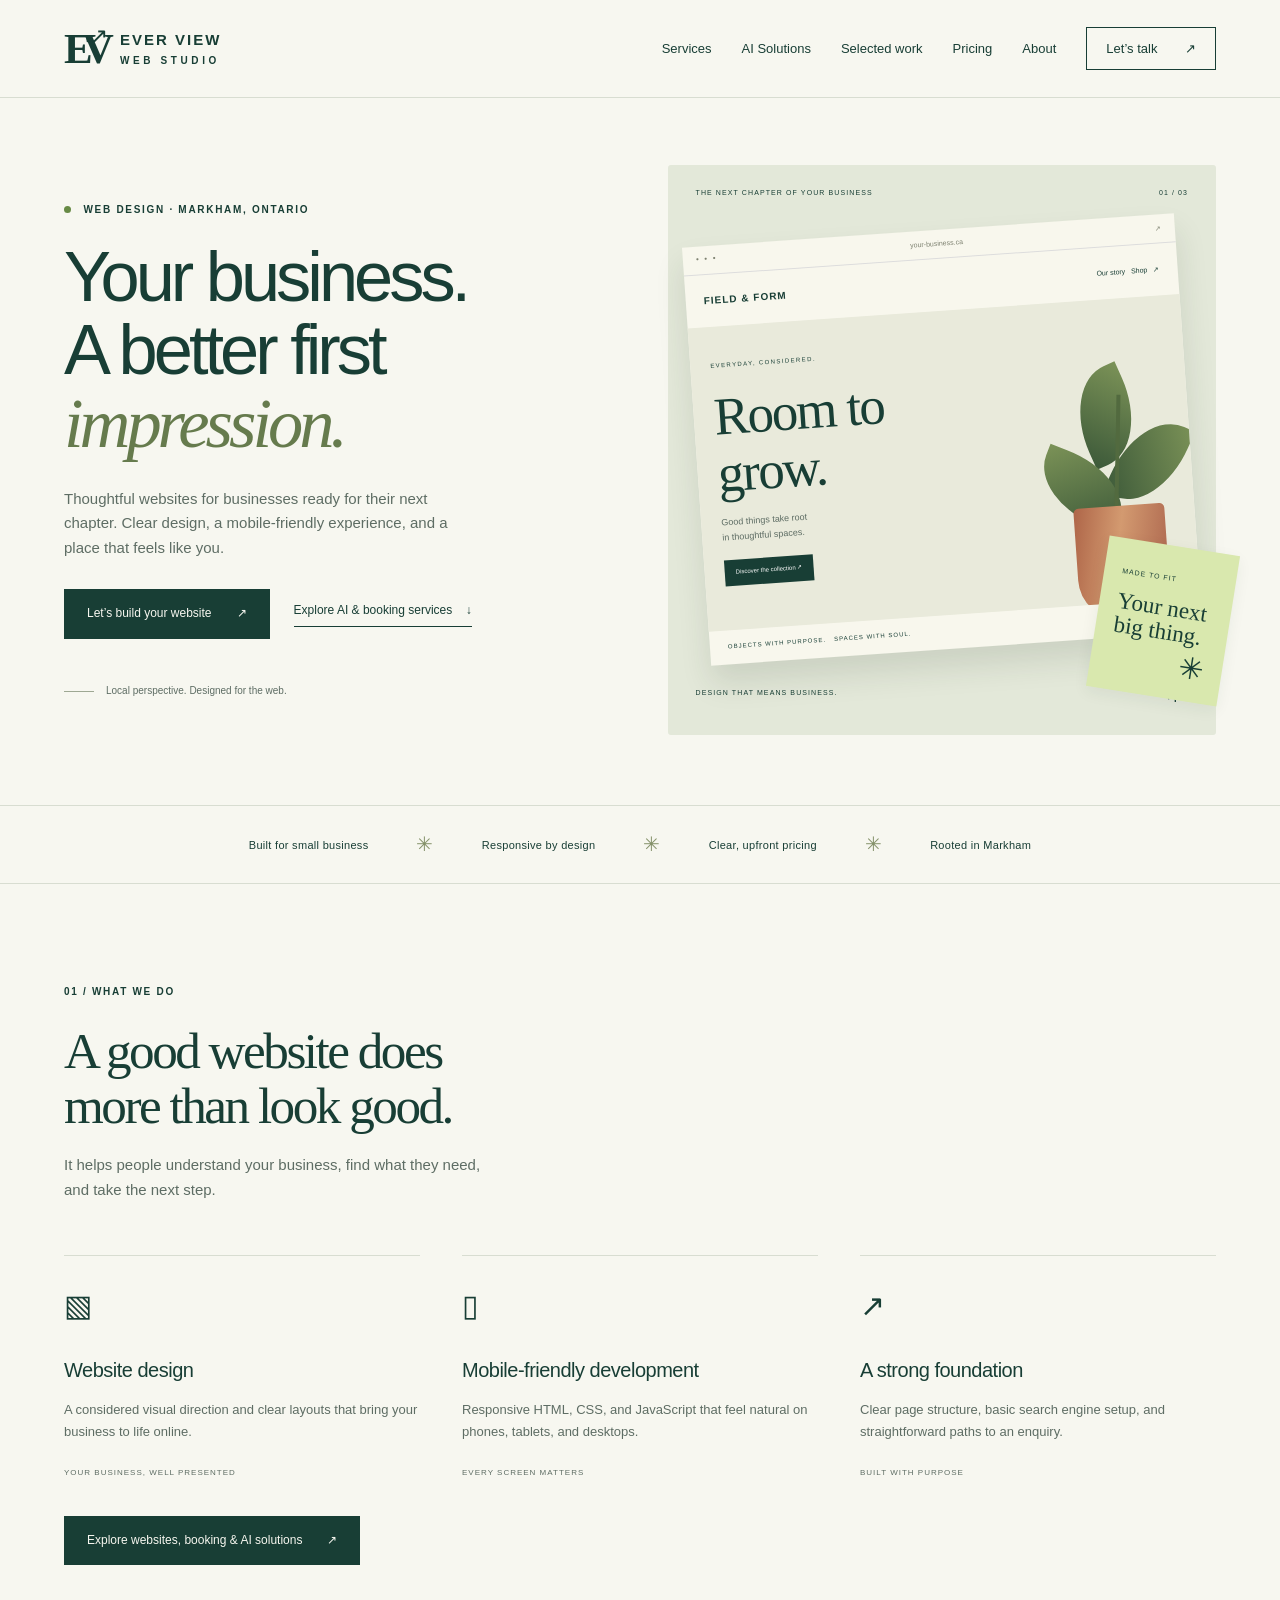
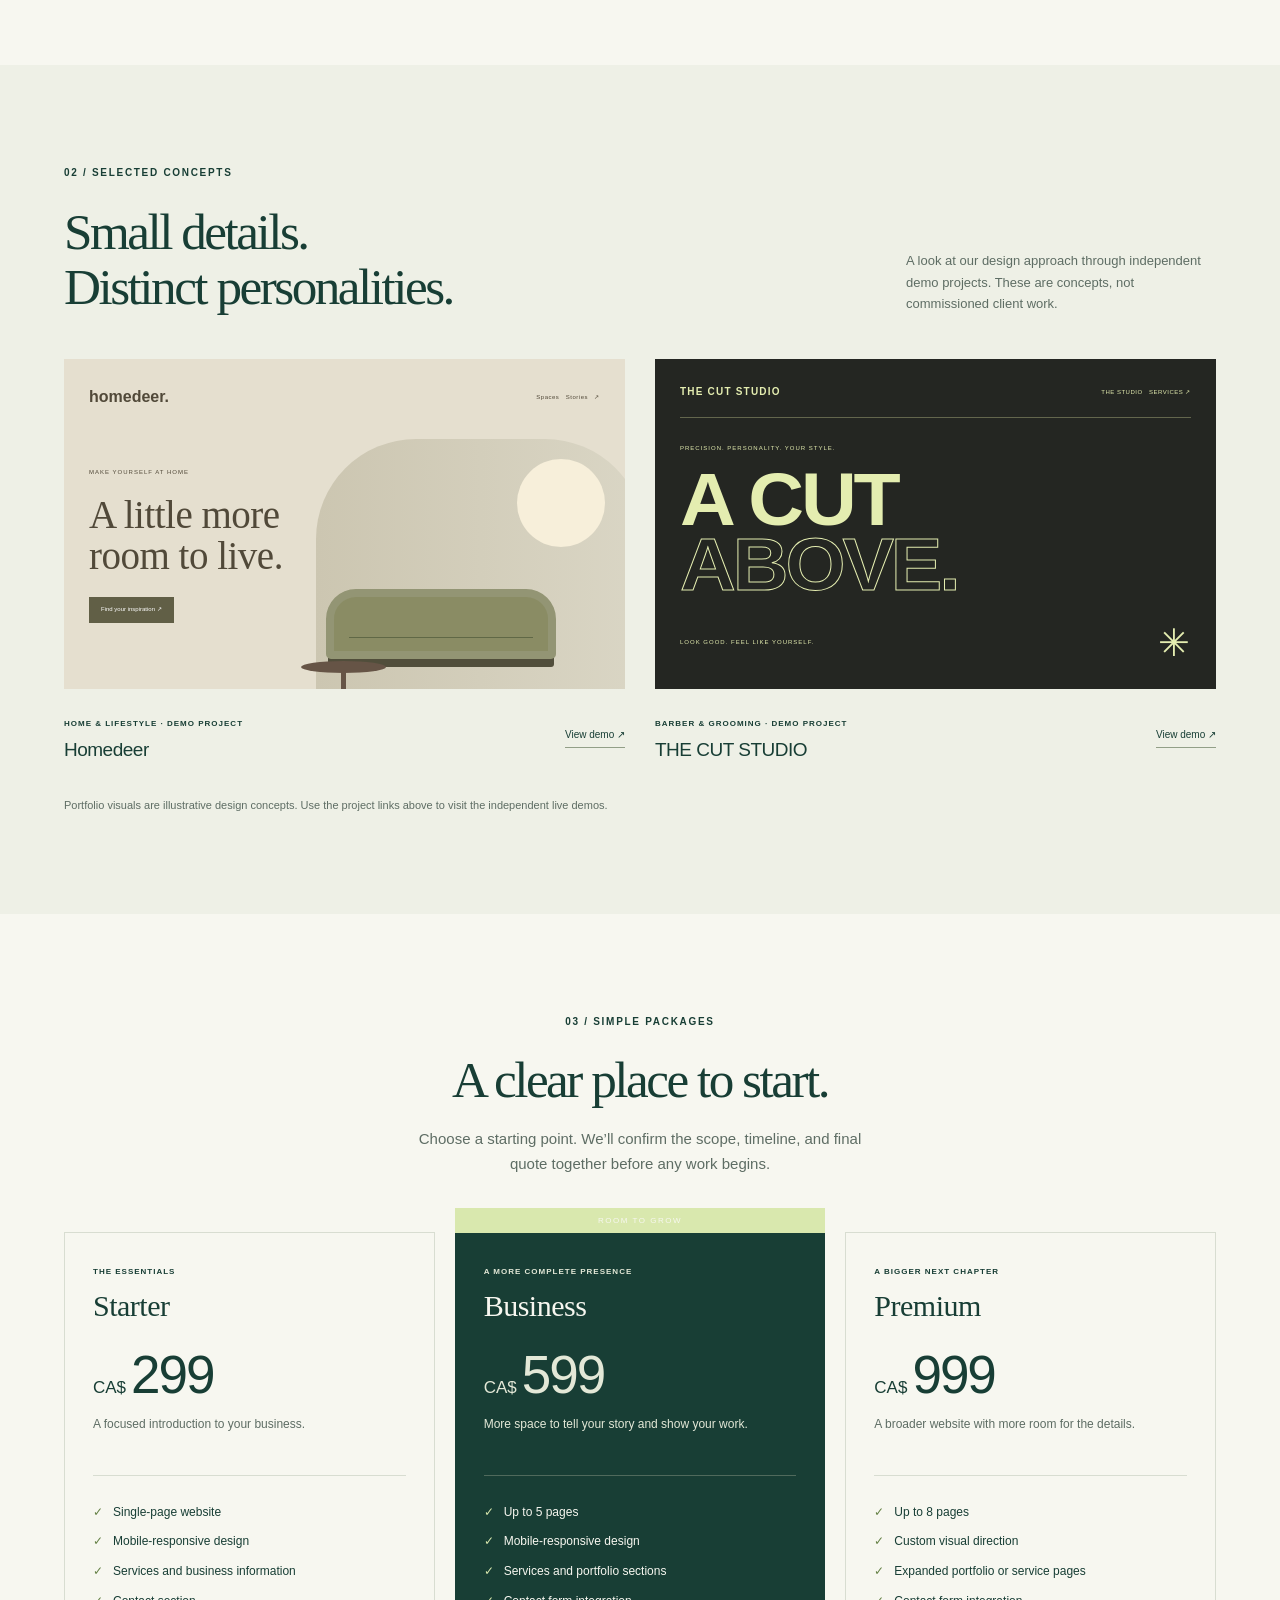
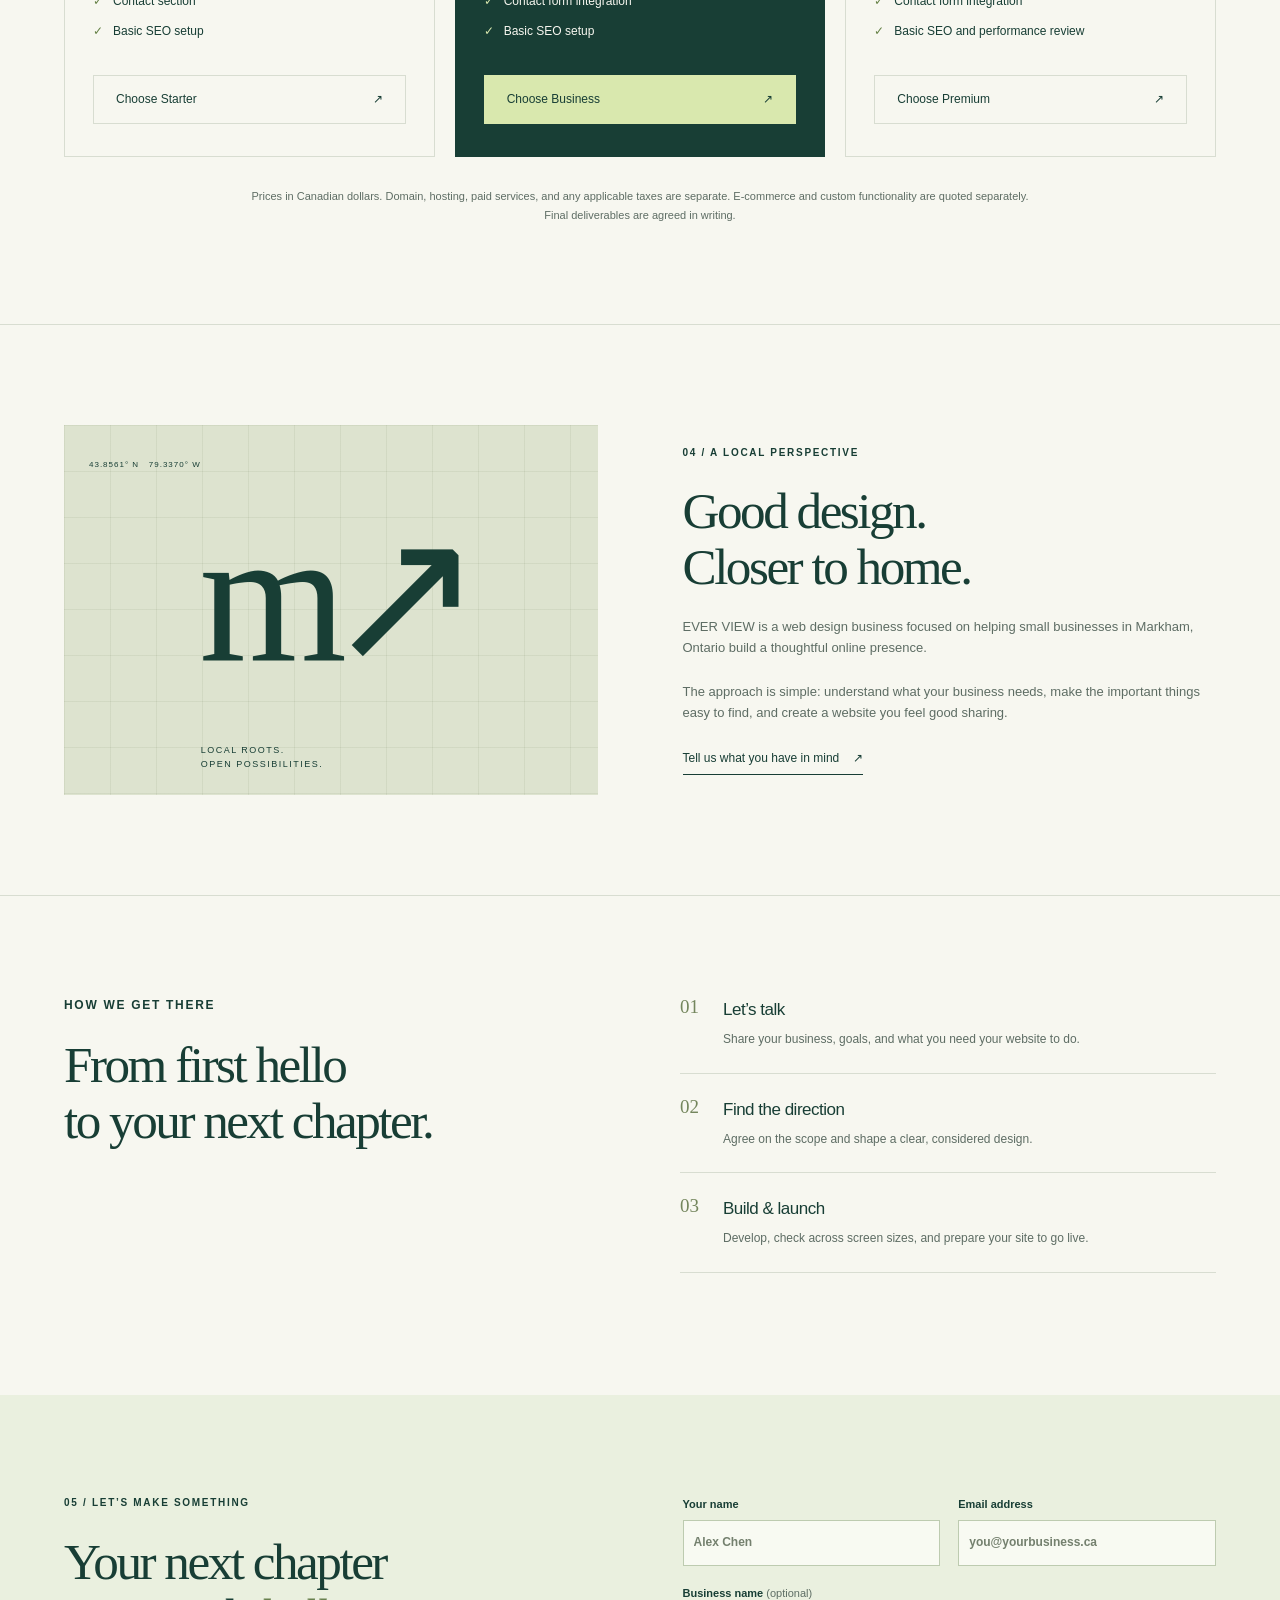
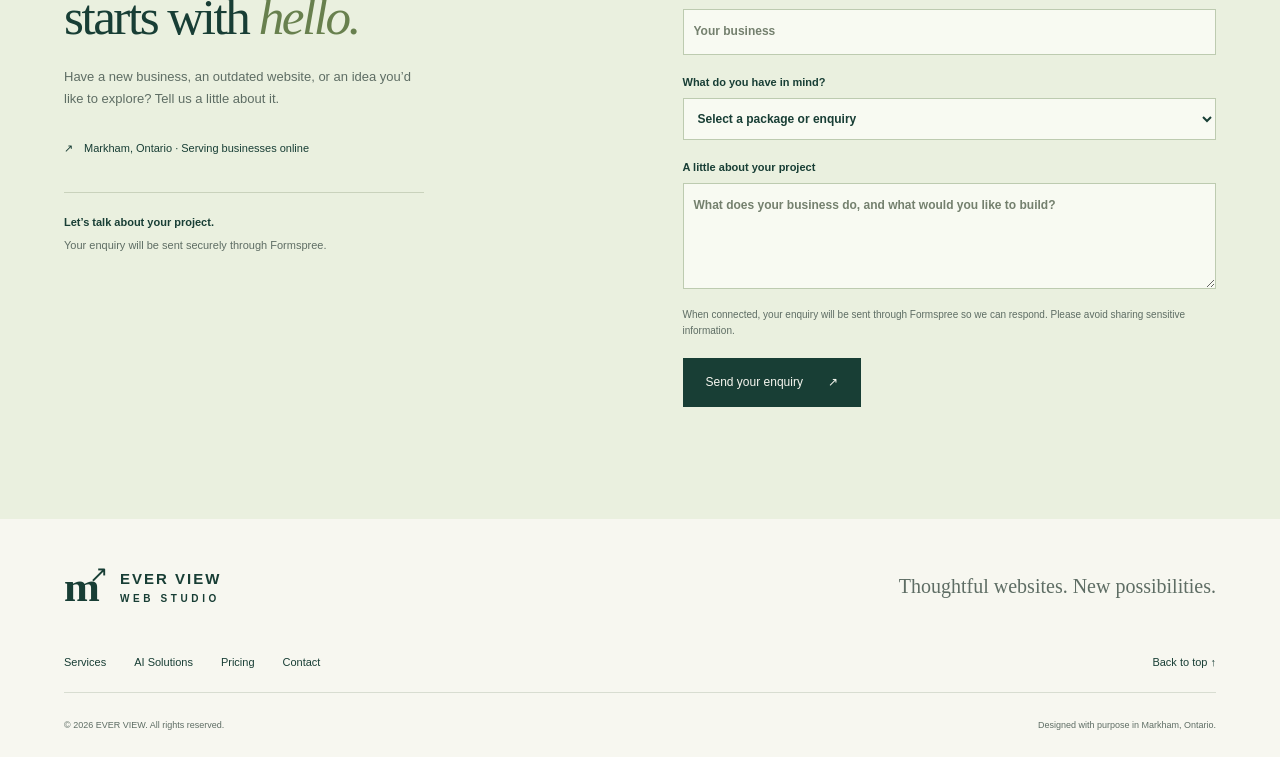
<file: index.html>
<!doctype html>
<html lang="en-CA">
<head>
<meta charset="utf-8"><meta name="viewport" content="width=device-width, initial-scale=1">
<title>EVER VIEW | Website Design in Markham, Ontario</title>
<meta name="description" content="Website design for small businesses in Markham, Ontario. Explore clear, mobile-friendly website packages from CA$299 at EVER VIEW.">
<meta name="theme-color" content="#183e35"><meta property="og:title" content="EVER VIEW — A better first impression."><meta property="og:description" content="Thoughtful website design for small businesses in Markham, Ontario. Packages from CA$299."><meta property="og:type" content="website">
<link rel="icon" href="assets/favicon.svg" type="image/svg+xml"><link rel="stylesheet" href="styles.css"><script src="script.js" defer></script>
</head>
<body>
<a class="skip" href="#main">Skip to content</a>
<header class="header"><a class="brand" href="#home" aria-label="EVER VIEW home"><span class="brand-icon" aria-hidden="true">EV<span>↗</span></span><span>EVER VIEW<span class="brand-sub">WEB STUDIO</span></span></a><button class="menu-toggle" aria-expanded="false" aria-controls="navigation">Menu <span aria-hidden="true">☰</span></button><nav id="navigation" aria-label="Main navigation"><a href="#services">Services</a><a href="/ai-solutions.html">AI Solutions</a><a href="#work">Selected work</a><a href="#pricing">Pricing</a><a href="#about">About</a><a class="nav-cta" href="#contact">Let’s talk <span aria-hidden="true">↗</span></a></nav></header>
<main id="main">
<section class="hero section" id="home"><div class="hero-copy"><p class="eyebrow"><span class="dot"></span> WEB DESIGN · MARKHAM, ONTARIO</p><h1>Your business.<br>A better first<br><em>impression.</em></h1><p class="intro">Thoughtful websites for businesses ready for their next chapter. Clear design, a mobile-friendly experience, and a place that feels like you.</p><div class="actions"><a class="button dark" href="#contact">Let’s build your website <span aria-hidden="true">↗</span></a><a class="text-link" href="/ai-solutions.html">Explore AI & booking services <span aria-hidden="true">↓</span></a></div><div class="hero-note"><span class="line"></span> Local perspective. Designed for the web.</div></div><div class="hero-art" aria-label="Illustrative website design concept"><div class="art-top"><span>THE NEXT CHAPTER OF YOUR BUSINESS</span><span>01 / 03</span></div><div class="browser"><div class="browser-bar"><span>● ● ●</span><span>your-business.ca</span><span>↗</span></div><div class="mock-nav"><strong>FIELD & FORM</strong><span>Our story &nbsp; Shop &nbsp; ↗</span></div><div class="mock-content"><span class="tiny">EVERYDAY, CONSIDERED.</span><h2>Room to<br>grow.</h2><p>Good things take root<br>in thoughtful spaces.</p><span class="mock-button">Discover the collection ↗</span><div class="plant"><div class="leaf l1"></div><div class="leaf l2"></div><div class="leaf l3"></div><div class="stem"></div><div class="pot"></div></div></div><div class="mock-footer">OBJECTS WITH PURPOSE. &nbsp; SPACES WITH SOUL.</div></div><div class="art-sticker"><span>MADE TO FIT</span><strong>Your next<br>big thing.</strong><span aria-hidden="true">✳</span></div><div class="art-bottom"><span>DESIGN THAT MEANS BUSINESS.</span><span>✳</span></div></div></section>
<div class="values-strip"><span>Built for small business</span><span aria-hidden="true">✳</span><span>Responsive by design</span><span aria-hidden="true">✳</span><span>Clear, upfront pricing</span><span aria-hidden="true">✳</span><span>Rooted in Markham</span></div>
<section class="section services" id="services"><div class="section-heading"><p class="eyebrow">01 / WHAT WE DO</p><h2>A good website does<br>more than look good.</h2><p>It helps people understand your business, find what they need, and take the next step.</p></div><div class="service-grid"><article><span class="service-icon" aria-hidden="true">▧</span><h3>Website design</h3><p>A considered visual direction and clear layouts that bring your business to life online.</p><span class="tag">YOUR BUSINESS, WELL PRESENTED</span></article><article><span class="service-icon" aria-hidden="true">▯</span><h3>Mobile-friendly development</h3><p>Responsive HTML, CSS, and JavaScript that feel natural on phones, tablets, and desktops.</p><span class="tag">EVERY SCREEN MATTERS</span></article><article><span class="service-icon" aria-hidden="true">↗</span><h3>A strong foundation</h3><p>Clear page structure, basic search engine setup, and straightforward paths to an enquiry.</p><span class="tag">BUILT WITH PURPOSE</span></article></div><p style="margin-top:36px"><a class="button dark" href="/ai-solutions.html">Explore websites, booking & AI solutions <span aria-hidden="true">↗</span></a></p></section>
<section class="work section" id="work"><div class="split-heading"><div><p class="eyebrow">02 / SELECTED CONCEPTS</p><h2>Small details.<br>Distinct personalities.</h2></div><p>A look at our design approach through independent demo projects. These are concepts, not commissioned client work.</p></div><div class="portfolio-grid"><article class="project"><div class="project-art homedeer"><div class="project-mini-nav"><strong>homedeer.</strong><span>Spaces &nbsp; Stories &nbsp; ↗</span></div><div class="home-copy"><span>MAKE YOURSELF AT HOME</span><h3>A little more<br>room to live.</h3><span class="mini-pill">Find your inspiration ↗</span></div><div class="room-art" aria-hidden="true"><div class="sun"></div><div class="sofa"></div><div class="table"></div></div></div><div class="project-meta"><div><span class="eyebrow">HOME & LIFESTYLE · DEMO PROJECT</span><h3>Homedeer</h3></div><a class="project-link" data-project="homedeer" href="https://homedeer.everviewstudio.com" target="_blank" rel="noopener noreferrer">Project details <span aria-hidden="true">↗</span></a></div></article><article class="project"><div class="project-art cut"><div class="project-mini-nav"><strong>THE CUT STUDIO</strong><span>THE STUDIO &nbsp; SERVICES ↗</span></div><span class="cut-small">PRECISION. PERSONALITY. YOUR STYLE.</span><h3>A CUT<br><span>ABOVE.</span></h3><div class="cut-bottom"><span>LOOK GOOD. FEEL LIKE YOURSELF.</span><span aria-hidden="true">✳</span></div></div><div class="project-meta"><div><span class="eyebrow">BARBER & GROOMING · DEMO PROJECT</span><h3>THE CUT STUDIO</h3></div><a class="project-link" data-project="cut" href="https://cutstudio.everviewstudio.com" target="_blank" rel="noopener noreferrer">Project details <span aria-hidden="true">↗</span></a></div></article></div><p class="fine-print">Portfolio visuals are illustrative design concepts. Use the project links above to visit the independent live demos.</p></section>
<section class="pricing section" id="pricing"><div class="section-heading centered"><p class="eyebrow">03 / SIMPLE PACKAGES</p><h2>A clear place to start.</h2><p>Choose a starting point. We’ll confirm the scope, timeline, and final quote together before any work begins.</p></div><div class="price-grid"><article class="price-card"><p class="eyebrow">THE ESSENTIALS</p><h3>Starter</h3><p class="price"><span>CA$</span>299</p><p>A focused introduction to your business.</p><ul><li>Single-page website</li><li>Mobile-responsive design</li><li>Services and business information</li><li>Contact section</li><li>Basic SEO setup</li></ul><a href="#contact" class="button outline" data-package="Starter">Choose Starter <span aria-hidden="true">↗</span></a></article><article class="price-card featured"><span class="recommended">ROOM TO GROW</span><p class="eyebrow">A MORE COMPLETE PRESENCE</p><h3>Business</h3><p class="price"><span>CA$</span>599</p><p>More space to tell your story and show your work.</p><ul><li>Up to 5 pages</li><li>Mobile-responsive design</li><li>Services and portfolio sections</li><li>Contact form integration</li><li>Basic SEO setup</li></ul><a href="#contact" class="button light" data-package="Business">Choose Business <span aria-hidden="true">↗</span></a></article><article class="price-card"><p class="eyebrow">A BIGGER NEXT CHAPTER</p><h3>Premium</h3><p class="price"><span>CA$</span>999</p><p>A broader website with more room for the details.</p><ul><li>Up to 8 pages</li><li>Custom visual direction</li><li>Expanded portfolio or service pages</li><li>Contact form integration</li><li>Basic SEO and performance review</li></ul><a href="#contact" class="button outline" data-package="Premium">Choose Premium <span aria-hidden="true">↗</span></a></article></div><p class="fine-print centered">Prices in Canadian dollars. Domain, hosting, paid services, and any applicable taxes are separate. E-commerce and custom functionality are quoted separately. Final deliverables are agreed in writing.</p></section>
<section class="about section" id="about"><div class="about-art" aria-hidden="true"><div class="about-grid"></div><span class="about-location">43.8561° N &nbsp; 79.3370° W</span><span class="large-mark">m↗</span><span class="about-caption">LOCAL ROOTS.<br>OPEN POSSIBILITIES.</span></div><div class="about-copy"><p class="eyebrow">04 / A LOCAL PERSPECTIVE</p><h2>Good design.<br>Closer to home.</h2><p>EVER VIEW is a web design business focused on helping small businesses in Markham, Ontario build a thoughtful online presence.</p><p>The approach is simple: understand what your business needs, make the important things easy to find, and create a website you feel good sharing.</p><a class="text-link" href="#contact">Tell us what you have in mind <span aria-hidden="true">↗</span></a></div></section>
<section class="process section"><div><p class="eyebrow">HOW WE GET THERE</p><h2>From first hello<br>to your next chapter.</h2></div><ol><li><span>01</span><div><h3>Let’s talk</h3><p>Share your business, goals, and what you need your website to do.</p></div></li><li><span>02</span><div><h3>Find the direction</h3><p>Agree on the scope and shape a clear, considered design.</p></div></li><li><span>03</span><div><h3>Build & launch</h3><p>Develop, check across screen sizes, and prepare your site to go live.</p></div></li></ol></section>
<section class="contact section" id="contact"><div class="contact-copy"><p class="eyebrow">05 / LET’S MAKE SOMETHING</p><h2>Your next chapter<br>starts with <em>hello.</em></h2><p>Have a new business, an outdated website, or an idea you’d like to explore? Tell us a little about it.</p><span class="location"><span aria-hidden="true">↗</span> Markham, Ontario · Serving businesses online</span><div class="contact-notice" id="connection-notice"><strong>Enquiries are not enabled yet.</strong><p>This form is awaiting its Formspree connection. Please don’t enter personal information until it is connected.</p></div></div><form id="contact-form" aria-describedby="connection-notice" method="post"><div class="form-row"><label>Your name<input name="name" autocomplete="name" required maxlength="100" placeholder="Alex Chen"></label><label>Email address<input type="email" name="email" autocomplete="email" required maxlength="254" placeholder="you@yourbusiness.ca"></label></div><label>Business name <span class="optional">(optional)</span><input name="business" autocomplete="organization" maxlength="160" placeholder="Your business"></label><label>What do you have in mind?<select name="package" id="package"><option value="">Select a package or enquiry</option><option>Starter</option><option>Business</option><option>Premium</option><option>Online booking system</option><option>AI customer assistance</option><option>Something else / Not sure yet</option></select></label><label>A little about your project<textarea name="message" rows="4" required minlength="10" maxlength="5000" placeholder="What does your business do, and what would you like to build?"></textarea></label><div class="honeypot" aria-hidden="true"><label>Leave this empty<input name="_gotcha" tabindex="-1" autocomplete="off"></label></div><p class="form-privacy">When connected, your enquiry will be sent through Formspree so we can respond. Please avoid sharing sensitive information.</p><button class="button dark" id="submit-button" type="submit" disabled>Contact form not connected <span aria-hidden="true">↗</span></button><p id="form-status" role="status" aria-live="polite"></p></form></section>
</main>
<footer class="footer"><a class="brand" href="#home"><span class="brand-icon" aria-hidden="true">m<span>↗</span></span><span>EVER VIEW<span class="brand-sub">WEB STUDIO</span></span></a><p>Thoughtful websites. New possibilities.</p><div><a href="#services">Services</a><a href="/ai-solutions.html">AI Solutions</a><a href="#pricing">Pricing</a><a href="#contact">Contact</a><a href="#home">Back to top ↑</a></div><small>© <span id="year">2026</span> EVER VIEW. All rights reserved.</small><small>Designed with purpose in Markham, Ontario.</small></footer>
<dialog id="project-details"><button class="dialog-close" aria-label="Close project details">×</button><p class="eyebrow">PORTFOLIO DEMO PROJECT</p><h2 id="project-title"></h2><p id="project-description"></p><p>This is an independent demo project, not commissioned work or a paying client. Its verified live URL has not yet been supplied.</p><button class="button dark dialog-done">Back to the work</button></dialog>
</body></html>
</file>
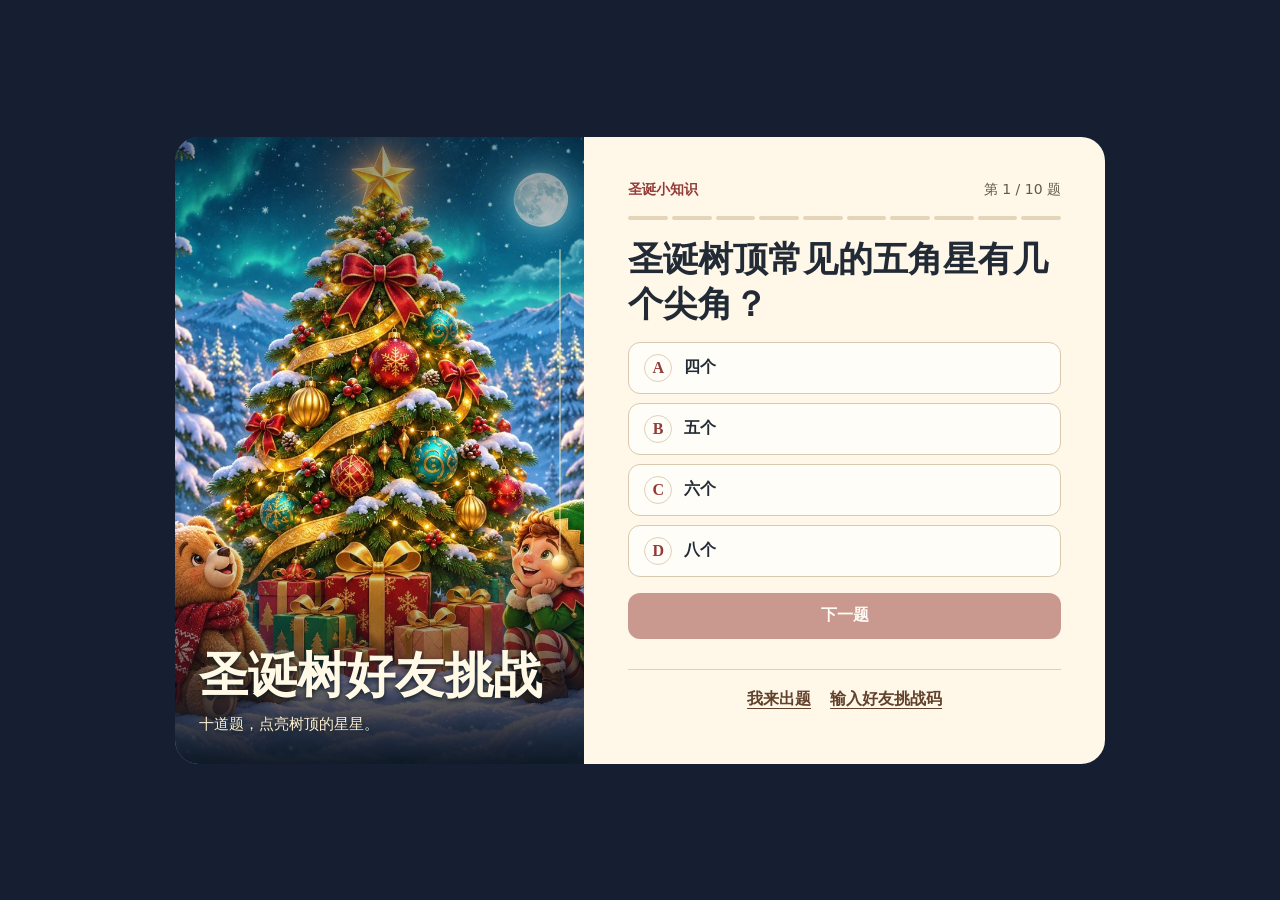
<file: assets/winter-wish-tree/index.html>
<!doctype html>
<html lang="zh-CN">
<head>
<meta charset="utf-8">
<meta name="viewport" content="width=device-width,initial-scale=1,viewport-fit=cover">
<meta name="theme-color" content="#152031">
<title>圣诞树 · 好友挑战</title>
<style>
:root{color-scheme:light;--ink:#222b35;--muted:#62594e;--red:#943a37;--paper:#fff8e9;--navy:#151f31;font-family:"PingFang SC","Microsoft YaHei",system-ui,sans-serif}*{box-sizing:border-box}body{margin:0;background:var(--navy);color:var(--ink)}button,input,textarea{font:inherit}button{cursor:pointer;touch-action:manipulation}button:focus-visible,summary:focus-visible,input:focus-visible,textarea:focus-visible{outline:3px solid #eba63c;outline-offset:3px}button{border:0}button:disabled{opacity:.5;cursor:default}[hidden]{display:none!important}main{max-width:970px;margin:0 auto;min-height:100vh;display:grid;grid-template-columns:44% minmax(0,1fr);align-content:center;padding:32px 20px}
figure{position:relative;isolation:isolate;min-height:620px;background:#263955;overflow:hidden;border-radius:24px 0 0 24px;margin:0}figure img{position:absolute;inset:0;width:100%;height:100%;object-fit:cover;object-position:50% 50%;z-index:-3}figure::after{content:"";position:absolute;inset:0;background:linear-gradient(180deg,#08142577 0%,transparent 32%,transparent 63%,#09121def 100%);z-index:-2}figcaption{position:absolute;left:24px;right:24px;bottom:27px;color:#fff9e5;text-shadow:0 2px 5px #0e1c25}figcaption h1{font:700 clamp(30px,4.5vw,49px)/1.15 "Songti SC","SimSun",serif;margin:0 0 9px}figcaption p{margin:0;color:#fff1d3;font-size:15px}.meter{position:absolute;right:23px;top:18%;height:50%;width:2px;background:#fff2bd72;border-radius:100px}.orb{width:17px;height:17px;border-radius:50%;box-shadow:0 0 10px #fff4a2,0 0 20px #ffdc46;position:absolute;bottom:0;left:50%;transform:translate(-50%,50%);background:radial-gradient(circle at 30% 25%,#fffce9,#ffdf84 35%,#c07024 80%);transition:bottom .5s}
.content{padding:clamp(22px,4vw,44px);background:var(--paper);border-radius:0 24px 24px 0;display:flex;flex-direction:column;justify-content:center;min-width:0}.top{align-items:center;display:flex;gap:6px;justify-content:space-between;color:var(--muted);font-size:14px;margin-bottom:17px}.top b{color:var(--red)}h2{font-family:"Songti SC","SimSun",serif;font-size:clamp(23px,3.3vw,35px);line-height:1.3;margin:10px 0 14px;overflow-wrap:anywhere}p{line-height:1.55;margin:6px 0 15px;overflow-wrap:anywhere}.sub,.help{font-size:14px;color:var(--muted)}.actions{display:grid;gap:9px;margin:16px 0}.options{display:grid;gap:9px}.option,.primary,.secondary,.soft{border-radius:12px;padding:11px 15px;min-height:46px;font-weight:600;width:100%}.option{display:flex;align-items:center;gap:12px;background:#fffdf7;border:1px solid #d9c9ad;text-align:left;color:var(--ink)}.option b{border:1px solid #dfd1b9;border-radius:50%;width:28px;height:28px;line-height:26px;text-align:center;color:var(--red);flex:none;font:600 16px/26px Georgia,serif}.option[aria-pressed=true]{background:#f9e6c7;border:2px solid #9e5b32;padding:10px 14px}.primary{background:var(--red);color:#fff}.secondary{border:1px solid #ab8a62;background:#fffaf0;color:#633c25}.soft{background:transparent;color:#62412c;text-decoration:underline;text-underline-offset:4px;min-height:40px}.bar{display:flex;gap:4px;margin-bottom:17px}.bar i{height:4px;flex:1;border-radius:4px;background:#e4d5ba}.bar .on{background:var(--red)}details{border-top:1px solid #dacbb3;margin-top:15px;padding:12px 0}summary{cursor:pointer;color:#70452c;padding:5px 0;font-weight:600}#tools{display:flex;justify-content:center;flex-wrap:wrap;gap:4px 15px;margin-top:14px;border-top:1px solid #dfd0b6;padding-top:10px}#tools button{width:auto;padding:8px 2px}.field{display:block;font-weight:650;margin:10px 0;font-size:15px}input,textarea{display:block;color:var(--ink);background:#fffdf8;border:1px solid #ceb99a;border-radius:9px;width:100%;margin-top:6px;padding:10px;min-height:43px}textarea{resize:vertical;min-height:82px;word-break:break-all}.score{font:700 54px/1 Georgia,serif;color:var(--red);margin:14px 0}.review{padding-left:24px}.review li{margin:0 0 14px}.review small{display:block;margin-top:5px;font-size:14px;color:var(--muted)}.notice{color:#84382d;font-weight:600;font-size:14px}#msg:empty{display:none}.qnav{display:flex;justify-content:space-between;gap:8px;margin:10px 0}.qnav button{width:auto;min-height:38px;padding:8px 12px}.pick{display:grid;grid-template-columns:repeat(5,minmax(0,1fr));gap:6px;margin:9px 0}.pick button{position:relative;min-height:38px;border:1px solid #d7c8af;color:#584538;background:#fffbf3;border-radius:7px}.pick .chosen{background:#eaddc1;color:#4f3e21;border-color:#b99855}.pick .active{box-shadow:inset 0 0 0 2px var(--red)}.badge{font-size:14px;color:var(--red);font-weight:700}.progress-label{white-space:nowrap}
@media(max-width:660px){main{display:block;padding:0;min-height:100vh;background:var(--paper)}figure{border-radius:0;height:clamp(146px,24svh,210px);min-height:0}figure img{object-position:50% 43%}figcaption{left:max(17px,env(safe-area-inset-left));bottom:13px}figcaption h1{font-size:26px;margin-bottom:3px}figcaption p{font-size:13px}.meter{right:22px;top:16%;height:65%}.content{border-radius:0;padding:18px max(17px,env(safe-area-inset-right)) calc(24px + env(safe-area-inset-bottom)) max(17px,env(safe-area-inset-left));justify-content:flex-start}.top{margin-bottom:8px}.bar{margin-bottom:10px}h2{margin:8px 0 13px;font-size:23px}.actions{margin:12px 0}.options{gap:7px}.option{min-height:43px;padding:8px 12px}.option[aria-pressed=true]{padding:7px 11px}.pick{grid-template-columns:repeat(5,minmax(0,1fr))}}@media(prefers-reduced-motion:reduce){*{transition:none!important}}
</style>
</head>
<body><main><figure><img src="[data-uri]" alt="雪夜里挂满彩球的圣诞树，小熊与精灵守着礼物"><div class="meter" aria-hidden="true"><i id="orb" class="orb"></i></div><figcaption><h1>圣诞树好友挑战</h1><p id="caption">十道题，点亮树顶的星星。</p></figcaption></figure><div class="content"><div id="screen"></div><p id="msg" class="notice" role="status"></p><nav id="tools" aria-label="更多玩法"></nav><noscript>请用支持 JavaScript 的浏览器打开此游戏。</noscript></div></main>
<script type="application/json" id="saved-invite">""</script>
<script>
"use strict";
// Version 1 is immutable: published challenges retain this question snapshot.
const QUESTION_BANK = Object.freeze([
  { bankId: 'v1-season', category: '个人爱好', icon: '❄', question: '如果一年只留一个季节，我会选？', options: ['春天，万物复苏', '夏天，阳光热烈', '秋天，温柔凉爽', '冬天，围炉看雪'] },
  { bankId: 'v1-drink', category: '日常口味', icon: '☕', question: '下午休息时，我最想喝什么？', options: ['一杯奶茶', '一杯咖啡', '一杯果茶', '一杯白水'] },
  { bankId: 'v1-weekend', category: '生活习惯', icon: '☀', question: '突然多出一个空闲周末，我会？', options: ['窝在家里追剧', '约朋友去探店', '出门运动散步', '找个地方短途旅行'] },
  { bankId: 'v1-flavour', category: '日常口味', icon: '✦', question: '选一道菜，我更容易被哪种口味吸引？', options: ['香辣过瘾', '清淡鲜香', '酸甜开胃', '浓郁咸香'] },
  { bankId: 'v1-pet', category: '个人爱好', icon: '♡', question: '如果有条件养宠物，我最想养？', options: ['一只猫', '一只狗', '一只兔子', '暂时不想养'] },
  { bankId: 'v1-travel', category: '个人爱好', icon: '✧', question: '收到一张旅行券，我最想去哪里？', options: ['海边看日落', '山里看星空', '城市逛小店', '古镇慢慢走'] },
  { bankId: 'v1-movie', category: '个人爱好', icon: '★', question: '今晚选电影，我通常会先看哪一类？', options: ['轻松喜剧', '悬疑推理', '温暖动画', '科幻冒险'] },
  { bankId: 'v1-music', category: '个人爱好', icon: '♫', question: '我的歌单里，哪种风格更常出现？', options: ['流行歌曲', '民谣或轻音乐', '摇滚或说唱', '没有固定风格'] },
  { bankId: 'v1-clock', category: '生活习惯', icon: '☾', question: '一天里，我通常什么时候最有精神？', options: ['清晨刚起床', '上午到中午', '下午到傍晚', '夜深人静时'] },
  { bankId: 'v1-chat', category: '生活习惯', icon: '♡', question: '和朋友聊天，我更习惯？', options: ['发文字慢慢说', '发语音直接说', '打电话聊个够', '见面再好好聊'] },
  { bankId: 'v1-plan', category: '生活习惯', icon: '✎', question: '出门玩之前，我更像哪一种人？', options: ['行程提前排好', '只定几个重点', '到了再随心逛', '跟着朋友安排走'] },
  { bankId: 'v1-memory', category: '生活习惯', icon: '✦', question: '遇到值得记住的一天，我会？', options: ['拍很多照片', '写一点文字', '分享给亲近的人', '静静记在心里'] },
  { bankId: 'v1-gathering', category: '性格小秘密', icon: '☀', question: '到一个不太熟悉的聚会，我通常？', options: ['主动认识新朋友', '先找熟人待着', '观察一会再加入', '安静听大家聊天'] },
  { bankId: 'v1-comfort', category: '性格小秘密', icon: '♡', question: '心情低落时，我更希望朋友？', options: ['陪我说说心里话', '带我出门散散心', '给我一点独处时间', '抱抱我就好'] },
  { bankId: 'v1-decision', category: '性格小秘密', icon: '✧', question: '遇到一个小决定，我更常？', options: ['列出利弊再决定', '凭第一感觉决定', '问问朋友的想法', '多看几个选择再说'] },
  { bankId: 'v1-surprise', category: '性格小秘密', icon: '★', question: '朋友突然为我准备惊喜，我会？', options: ['开心得马上表达', '害羞但心里很暖', '先愣住再笑出来', '把这份心意记很久'] },
  { bankId: 'v1-gift', category: '日常心愿', icon: '🎁', question: '以下哪种礼物最容易打动我？', options: ['一封手写信', '一直想要的小物', '一起度过的一天', '亲手做的小礼物'] },
  { bankId: 'v1-snow', category: '日常心愿', icon: '❄', question: '窗外突然下雪，我最想做什么？', options: ['出去堆雪人', '拍下雪景', '捧热饮看雪', '约朋友出去走走'] },
  { bankId: 'v1-skill', category: '日常心愿', icon: '✦', question: '如果能轻松学会一项技能，我会选？', options: ['弹一件乐器', '做拿手甜点', '拍好看的照片', '说一门外语'] },
  { bankId: 'v1-evening', category: '日常心愿', icon: '☾', question: '理想的圣诞夜，我想怎样度过？', options: ['和朋友一起聚餐', '和家人温暖相伴', '出门看灯光夜景', '在家享受安静时光'] },
].map(item => Object.freeze({ ...item, options: Object.freeze(item.options), pictures: Object.freeze(['', '', '', '']) })));

const bankQuestion = bankId => QUESTION_BANK.find(item => item.bankId === bankId);

const trivial = [
 ['圣诞树顶常见的五角星有几个尖角？',['四个','五个','六个','八个'],1],
 ['在北半球，圣诞节通常在哪个季节？',['春季','夏季','秋季','冬季'],3],
 ['下面哪一样通常挂在壁炉旁，等着装进小礼物？',['圣诞袜','手套','围巾','毛线帽'],0],
 ['故事里，哪种动物为圣诞老人拉雪橇？',['北极熊','企鹅','驯鹿','雪兔'],2],
 ['传统圣诞花环最常见的形状是什么？',['正方形','圆环','三角形','五边形'],1],
 ['哪一种最常用来搭小姜饼屋的墙？',['薄荷糖','爆米花','棉花糖','姜饼'],3],
 ['下面哪种树常被用作圣诞树？',['常绿冷杉','椰子树','柳树','香蕉树'],0],
 ['《铃儿响叮当》的英文歌名是哪一个？',['Silent Night','Let It Snow','Jingle Bells','Happy Birthday'],2],
 ['拐杖糖最经典的配色是哪一组？',['红白相间','蓝黄相间','紫橙相间','黑金相间'],0],
 ['按公历，平安夜是哪一天？',['12月20日','12月24日','12月25日','12月31日'],1]
].map(([question,options,correct])=>({question,options,correct}));
const ui = document.getElementById('screen');
const nav = document.getElementById('tools');
const status = document.getElementById('msg');
const source = document.documentElement.cloneNode(true);
const letters = 'ABCD';
let active=null, questions=trivial, answers=[], picked=null, mode='play';
let owner='', selections=new Map(), cursor=0, personal=null;
function node(tag,txt,cls){
 const el=document.createElement(tag);
 if(txt!==null&&txt!==undefined)el.textContent=txt;
 if(cls)el.className=cls;
 return el;
}
function button(label,handler,cls='secondary'){
 const el=node('button',label,cls); el.type='button';el.addEventListener('click',handler);return el;
}
function reset(current,caption) {
 mode=current;ui.replaceChildren();nav.replaceChildren();status.textContent='';
 document.getElementById('caption').textContent=caption;
}
function topBar(title,right){const line=node('div',null,'top');line.append(node('b',title),node('span',right,'progress-label'));ui.append(line);}
function heading(text){const h=node('h2',text);ui.append(h);return h;}
function row(...buttons){const el=node('div',null,'actions');el.append(...buttons);ui.append(el);}
function navButton(label,fn){nav.append(button(label,fn,'soft'));}
function field(label,id,control){
 const l=node('label',label,'field');l.htmlFor=id;control.id=id;l.append(control);ui.append(l);
}
function safeDecode(raw){
 let code=String(raw??'').trim();
 if(code.includes('#wish=')) code=code.slice(code.lastIndexOf('#wish=')+6);
 if(!/^WT1\.[A-Za-z0-9_-]{1,220}$/.test(code))throw Error('挑战码无效，请完整复制朋友发来的挑战码。');
 const bytes=atob(code.slice(4).replace(/-/g,'+').replace(/_/g,'/'));
 const data=JSON.parse(new TextDecoder('utf-8',{fatal:true}).decode(Uint8Array.from(bytes,c=>c.charCodeAt(0))));
 if(!Array.isArray(data)||data.length!==2||typeof data[0]!=='string'||!data[0].trim()||Array.from(data[0]).length>20||/[\u0000-\u001f\u007f]/.test(data[0])||!Array.isArray(data[1])||data[1].length!==10||data[1].some(v=>!Number.isInteger(v)||v<0||v>=QUESTION_BANK.length*4)||new Set(data[1].map(v=>Math.floor(v/4))).size!==10)throw Error('题目数据不完整，请让朋友重新导出。');
 return {name:data[0].trim(), packed:data[1], code};
}
function encode(name,pairs){
 const bytes=new TextEncoder().encode(JSON.stringify([name,pairs]));
 return 'WT1.'+btoa(Array.from(bytes,b=>String.fromCharCode(b)).join('')).replace(/\+/g,'-').replace(/\//g,'_').replace(/=+$/,'');
}
function invitationURL(code){
 if(!['https:','http:'].includes(location.protocol))return '';
 const url=new URL(location.href);url.hash='wish='+code;return url.href;
}
function fillProgress(n){
 document.getElementById('orb').style.bottom=String(n*10)+'%';
 const bar=node('div',null,'bar');bar.setAttribute('aria-hidden','true');
 for(let i=0;i<10;i++)bar.append(node('i',null,i<n?'on':''));
 ui.append(bar);
}
function begin(invite=null){
 active=invite;questions=invite?invite.packed.map(v=>({...QUESTION_BANK[Math.floor(v/4)],correct:v%4})):trivial;answers=[];picked=null;
 renderRound();
}
function topic(){return active?active.name+'的默契挑战':'圣诞小知识';}
function options(q,selected,fn){
 const group=node('div',null,'options');
 q.options.forEach((word,i)=>{
  const el=button('',()=>fn(i),'option');
  el.setAttribute('aria-pressed',String(selected===i));
  el.append(node('b',letters[i]),node('span',word));group.append(el);
 });
 ui.append(group);return group;
}
function gameNav(){
 navButton('我来出题',openEditor);navButton('输入好友挑战码',openImport);
}
function renderRound(){
 const i=answers.length,q=questions[i];
 reset('play',active?'猜猜朋友亲自选了哪些答案。':'十道题，点亮树顶的星星。');
 topBar(topic(),'第 '+(i+1)+' / 10 题'); fillProgress(i);heading(q.question);
 const confirm=button(i===9?'查看成绩':'下一题',()=>{
  if(mode!=='play'||picked===null)return;
  answers.push(picked);picked=null;
  if(answers.length===10)result();else renderRound();
 },'primary');
 const group=options(q,picked,choice=>{
  picked=choice;[...group.children].forEach((c,k)=>c.setAttribute('aria-pressed',String(k===choice)));confirm.disabled=false;
 });
 confirm.disabled=picked===null;row(confirm);gameNav();
}
function result(){
 reset('result','你已把光点送到了树顶。');topBar(topic(),'已完成');fillProgress(10);heading('树顶的星星亮了！');
 const score=answers.reduce((sum,a,i)=>sum+Number(a===questions[i].correct),0);
 ui.append(node('p',score+' / 10','score'),node('p',active?'你猜中了 '+score+' 个属于 '+active.name+' 的答案。':'你答对了 '+score+' 道圣诞小知识。'));
 const detail=node('details'),list=node('ol',null,'review');
 detail.append(node('summary','查看每道题的答案'));
 questions.forEach((q,i)=>{const li=node('li',q.question);li.append(node('small','你选了「'+q.options[answers[i]]+'」'+(answers[i]===q.correct?' · 答对了':' · '+(active?'好友的选择':'正确答案')+'是「'+q.options[q.correct]+'」')));list.append(li);});
 detail.append(list);ui.append(detail);
 row(button('我也来出一份题',openEditor,'primary'),button('再玩一次',()=>begin(active)));
 navButton('输入好友挑战码',openImport);
}
function openEditor(){reset('editor','亲自选出十道题，看看谁最了解你。');
 topBar('出一份好友挑战','20 选 10');heading('写给朋友的十道题');
 const name=node('input');name.type='text';name.maxLength=20;name.value=owner;name.autocomplete='nickname';name.placeholder='朋友认得的名字';
 name.oninput=()=>{owner=name.value};field('你的昵称','owner',name);
 ui.append(node('p','点题号挑题，再选一个最像你的答案。已选的题号会出现星星。','sub'));
 const pick=node('div',null,'pick');pick.setAttribute('aria-label','挑选题目');
 QUESTION_BANK.forEach((q,i)=>{
  const has=selections.has(i);const el=button((has?'★ ':'')+(i+1),()=>{cursor=i;openEditor();},(has?'chosen ':'')+(i===cursor?'active':''));
  el.setAttribute('aria-label','题目 '+(i+1)+(has?' 已选':''));el.setAttribute('aria-pressed',String(i===cursor));
  pick.append(el);
 });ui.append(pick);
 const n=selections.size;ui.append(node('p','已选 '+n+' / 10 道','badge'));
 const q=QUESTION_BANK[cursor];heading(q.question);
 options(q,selections.get(cursor),i=>{
  if(!selections.has(cursor)&&n===10){status.textContent='已选满十题，可先点一颗星，取消那道题再换入新题。';return;}
  selections.set(cursor,i);
  if(selections.size<10){
   for(let d=1;d<=20;d++){const next=(cursor+d)%20;if(!selections.has(next)){cursor=next;break;}}
  }
  openEditor();
 });
 const controls=node('div',null,'qnav');
 controls.append(button('换一题',()=>{cursor=(cursor+1)%20;openEditor();}));
 if(selections.has(cursor))controls.append(button('移除本题',()=>{selections.delete(cursor);openEditor();},'soft'));ui.append(controls);
 const create=button('生成我的挑战',()=>{
  const clean=owner.trim();
  if(!clean){status.textContent='先写下你的昵称。';name.focus();return;}
  try{
   personal=safeDecode(encode(clean,[...selections].map(([idx,a])=>idx*4+a)));shareScreen();
  }catch(e){status.textContent='无法生成邀请，请检查昵称和题目。';}
 },'primary');create.disabled=n!==10;row(create);navButton('返回答题',resume);
}
function resume(){if(answers.length===10)result();else renderRound();}
function clip(value,input){
 try{
  if(navigator.clipboard&&navigator.clipboard.writeText){navigator.clipboard.writeText(value).then(()=>{status.textContent='已复制。';},()=>manualCopy(input));return;}
 }catch{}
 manualCopy(input);
}
function manualCopy(input){input.focus();input.select();try{if(document.execCommand('copy')){status.textContent='已复制。';return;}}catch{}status.textContent='内容已选中，长按或按 Ctrl+C 复制。';}
function downloadInvite(code){
 const copy=source.cloneNode(true);copy.querySelector('#saved-invite').textContent=JSON.stringify(code);
 const data=new Blob(['<!doctype html>\n',copy.outerHTML],{type:'text/html;charset=utf-8'});
 const url=URL.createObjectURL(data),a=node('a');a.href=url;a.download='圣诞树好友挑战.html';document.body.append(a);a.click();a.remove();setTimeout(()=>URL.revokeObjectURL(url),45000);
}
function shareScreen(){
 reset('share','把这一份挑战送给朋友。');topBar('好友挑战','10 道题');heading('你的邀请准备好了');
 ui.append(node('p',personal.name+'，你的朋友可以答这十道题了。'));
 const url=invitationURL(personal.code);
 if(url){
  const link=node('textarea');link.readOnly=true;link.value=url;field('发给朋友的链接','public-link',link);
  row(button('复制邀请链接',()=>clip(url,link),'primary'));
 }
 const code=node('textarea');code.value=personal.code;code.readOnly=true;field('好友挑战码','challenge-code',code);
 ui.append(node('p','朋友也可以在同款游戏里点“输入好友挑战码”，或者用浏览器打开你导出的游戏文件。','help'));
 row(button('复制挑战码',()=>clip(personal.code,code),url?'secondary':'primary'),button('下载给朋友的游戏文件',()=>downloadInvite(personal.code)));
 navButton('试玩这份题',()=>begin(personal));navButton('修改题目',openEditor);
}
function openImport(){
 reset('import','打开朋友给你的圣诞邀请。');topBar('好友邀请','10 道题');heading('输入好友挑战码');
 const input=node('textarea');input.placeholder='粘贴 WT1. 开头的码或完整邀请链接';input.maxLength=1700;field('好友挑战码或邀请链接','incoming',input);
 row(button('打开挑战',()=>{try{begin(safeDecode(input.value));}catch{status.textContent='挑战码无效，请完整复制朋友发来的码或邀请链接。';}},'primary'));
 navButton('返回答题',resume);
}
const fileValue=document.getElementById('saved-invite').textContent;
function openInitial(){
 try{
  const own=JSON.parse(fileValue);
  if(location.hash.startsWith('#wish=')){begin(safeDecode(location.hash.slice(6)));return;}
  if(own){begin(safeDecode(own));return;}
  begin();
 }catch{begin();openImport();status.textContent='这份邀请不完整，请粘贴朋友发来的完整挑战码。';}
}
openInitial();window.addEventListener('hashchange',openInitial);

</script></body></html>
</file>
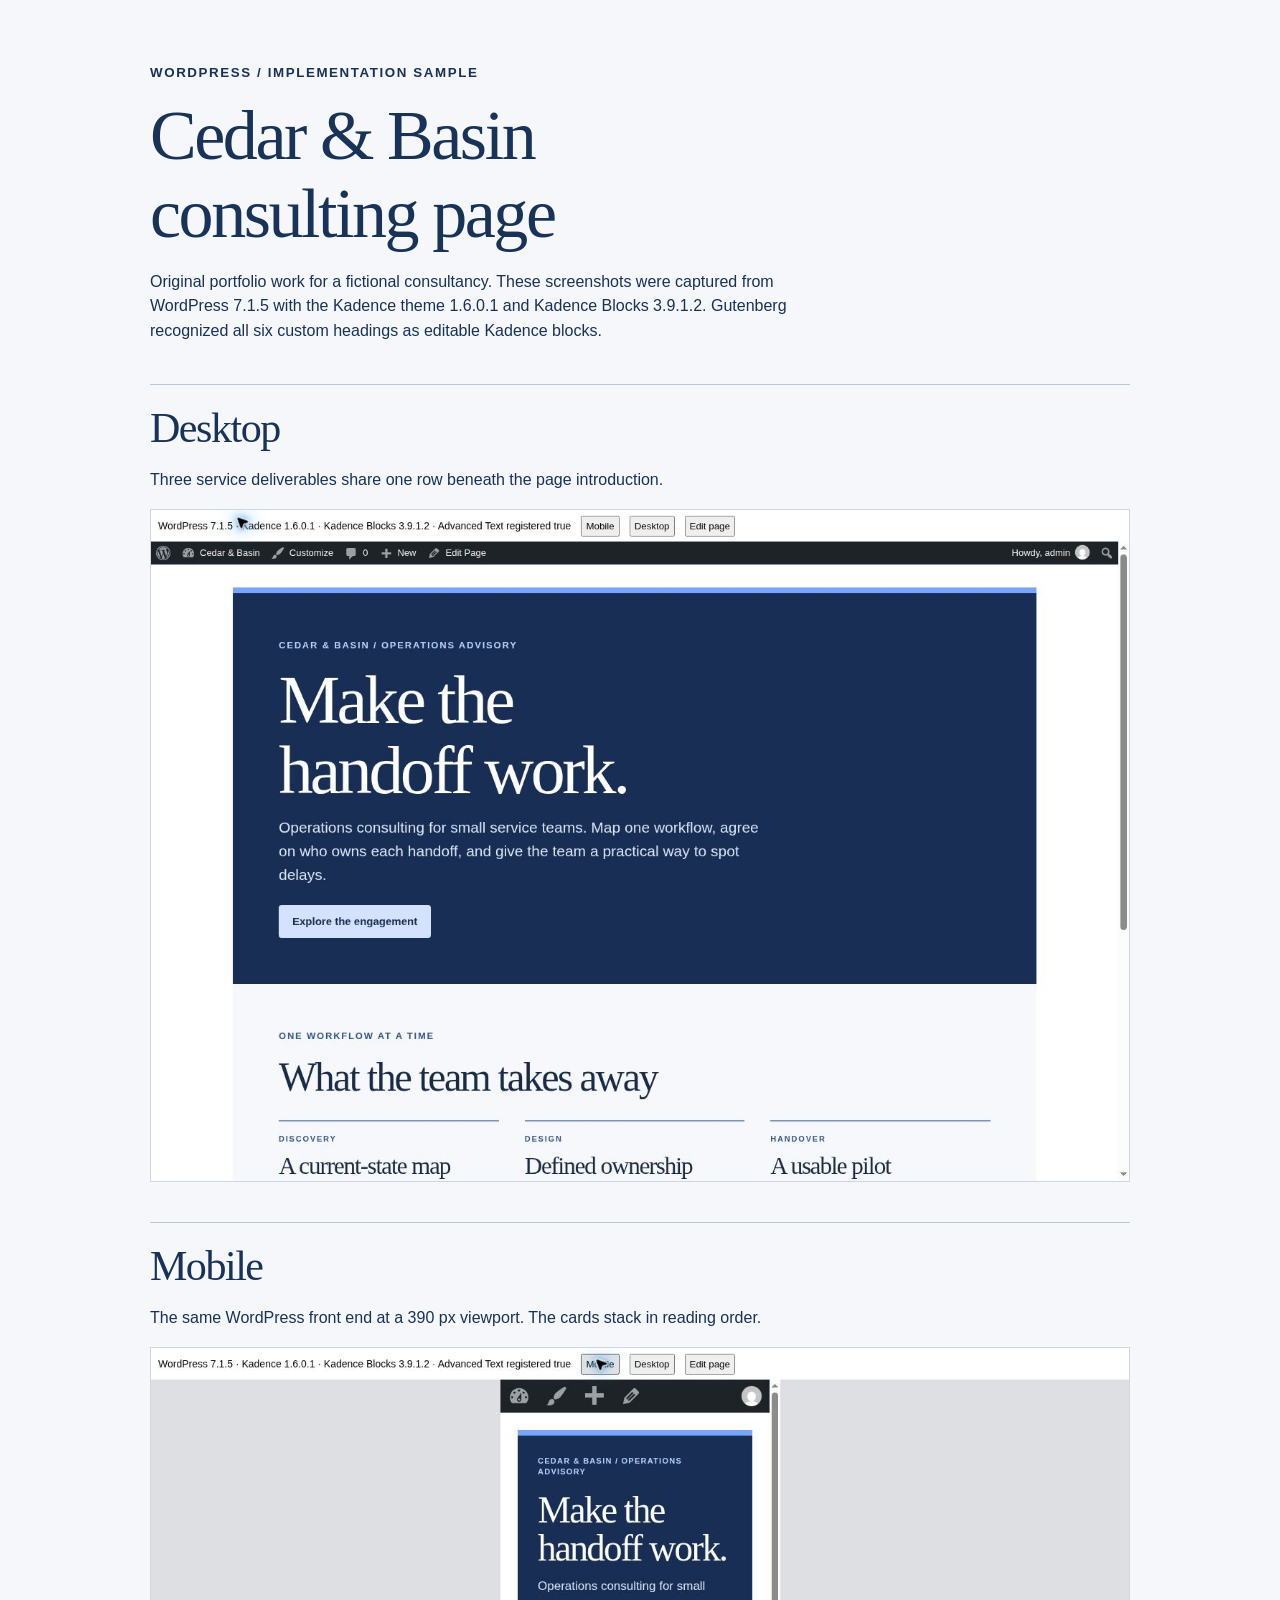
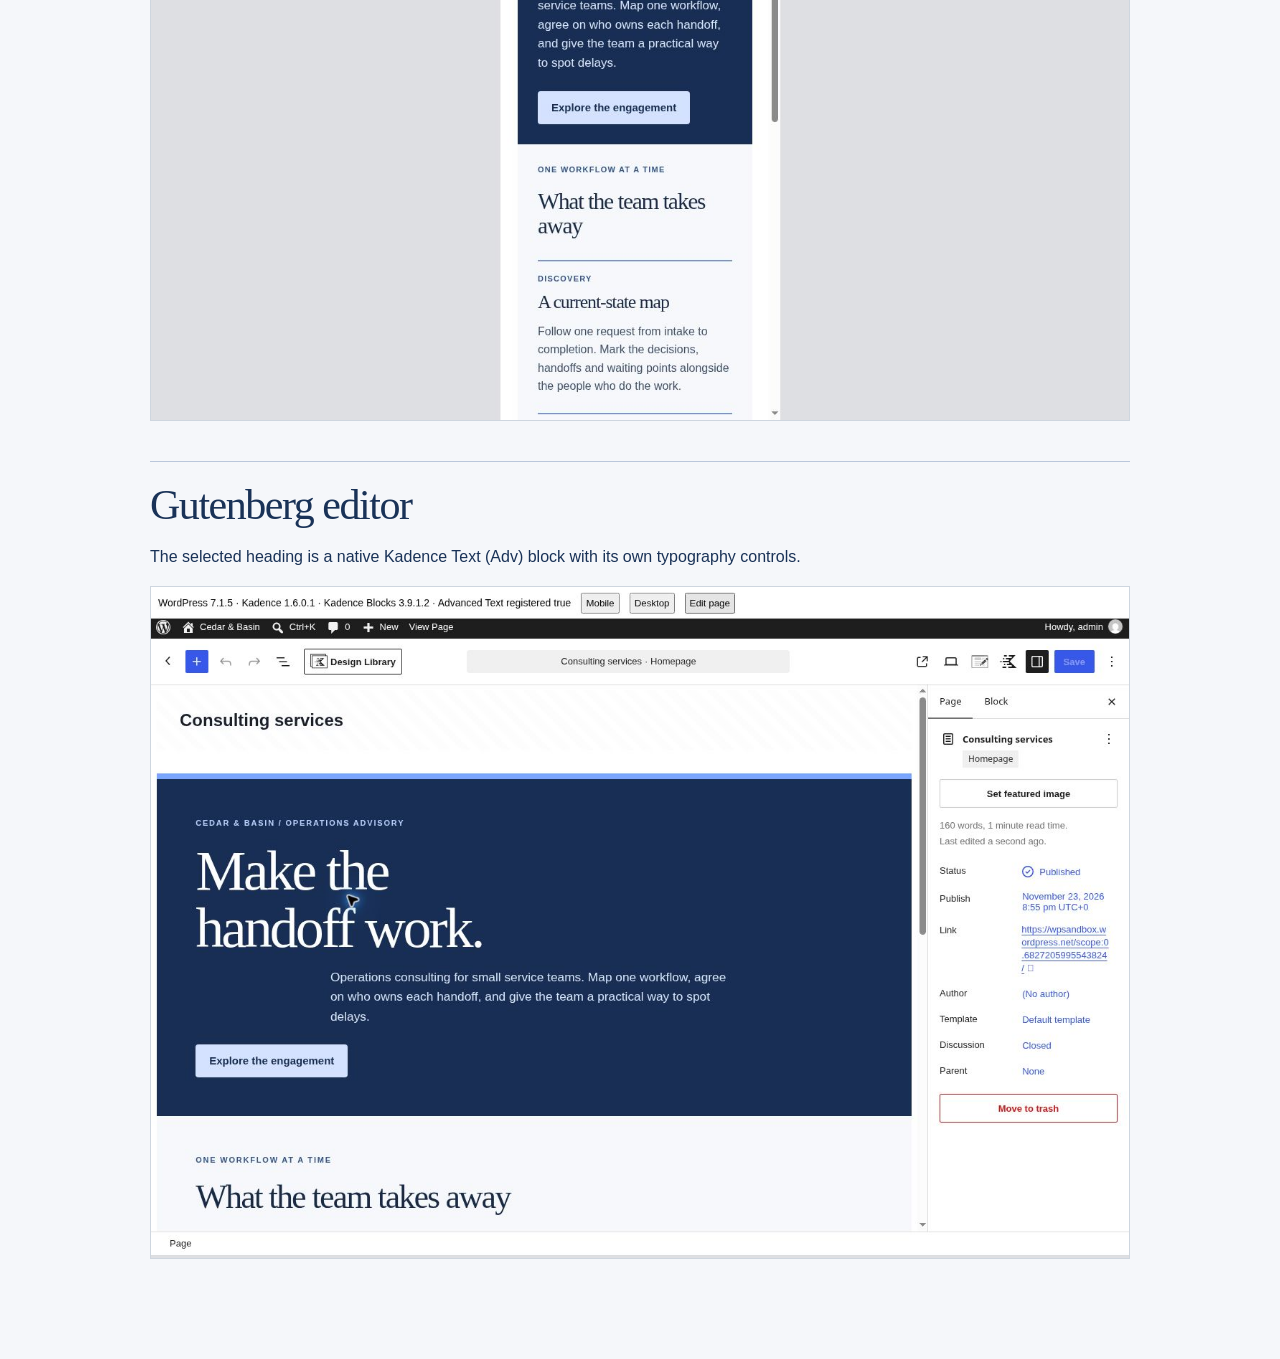
<file: assets/demos/consulting/index.html>
<!doctype html><html lang="en"><meta charset="utf-8"><meta name="viewport" content="width=device-width, initial-scale=1"><title>Cedar &amp; Basin · WordPress implementation evidence</title><style>*{box-sizing:border-box}body{margin:0;background:#f5f7fa;color:#193257;font:16px/1.55 Arial,sans-serif}main{max-width:1100px;padding:clamp(18px,5vw,60px);margin:auto}h1,h2{font-family:Georgia,serif;font-weight:400;line-height:1.12;letter-spacing:-.035em}h1{font-size:clamp(38px,5.5vw,70px);max-width:17ch;margin:12px 0}h2{font-size:clamp(28px,4vw,42px);margin:0 0 8px}p{max-width:75ch}small{font-weight:bold;letter-spacing:.12em}section{margin:40px 0;padding-top:20px;border-top:1px solid #bac7db}img{width:100%;height:auto;border:1px solid #ced6df;display:block}</style><main><small>WORDPRESS / IMPLEMENTATION SAMPLE</small><h1>Cedar &amp; Basin consulting page</h1><p>Original portfolio work for a fictional consultancy. These screenshots were captured from WordPress 7.1.5 with the Kadence theme 1.6.0.1 and Kadence Blocks 3.9.1.2. Gutenberg recognized all six custom headings as editable Kadence blocks.</p><section><h2>Desktop</h2><p>Three service deliverables share one row beneath the page introduction.</p><img src="[data-uri]" alt="Desktop screenshot of the actual WordPress sample"></section><section><h2>Mobile</h2><p>The same WordPress front end at a 390 px viewport. The cards stack in reading order.</p><img src="[data-uri]" alt="Mobile screenshot of the actual WordPress sample"></section><section><h2>Gutenberg editor</h2><p>The selected heading is a native Kadence Text (Adv) block with its own typography controls.</p><img src="[data-uri]" alt="Gutenberg editor screenshot of the actual WordPress sample"></section></main></html>
</file>
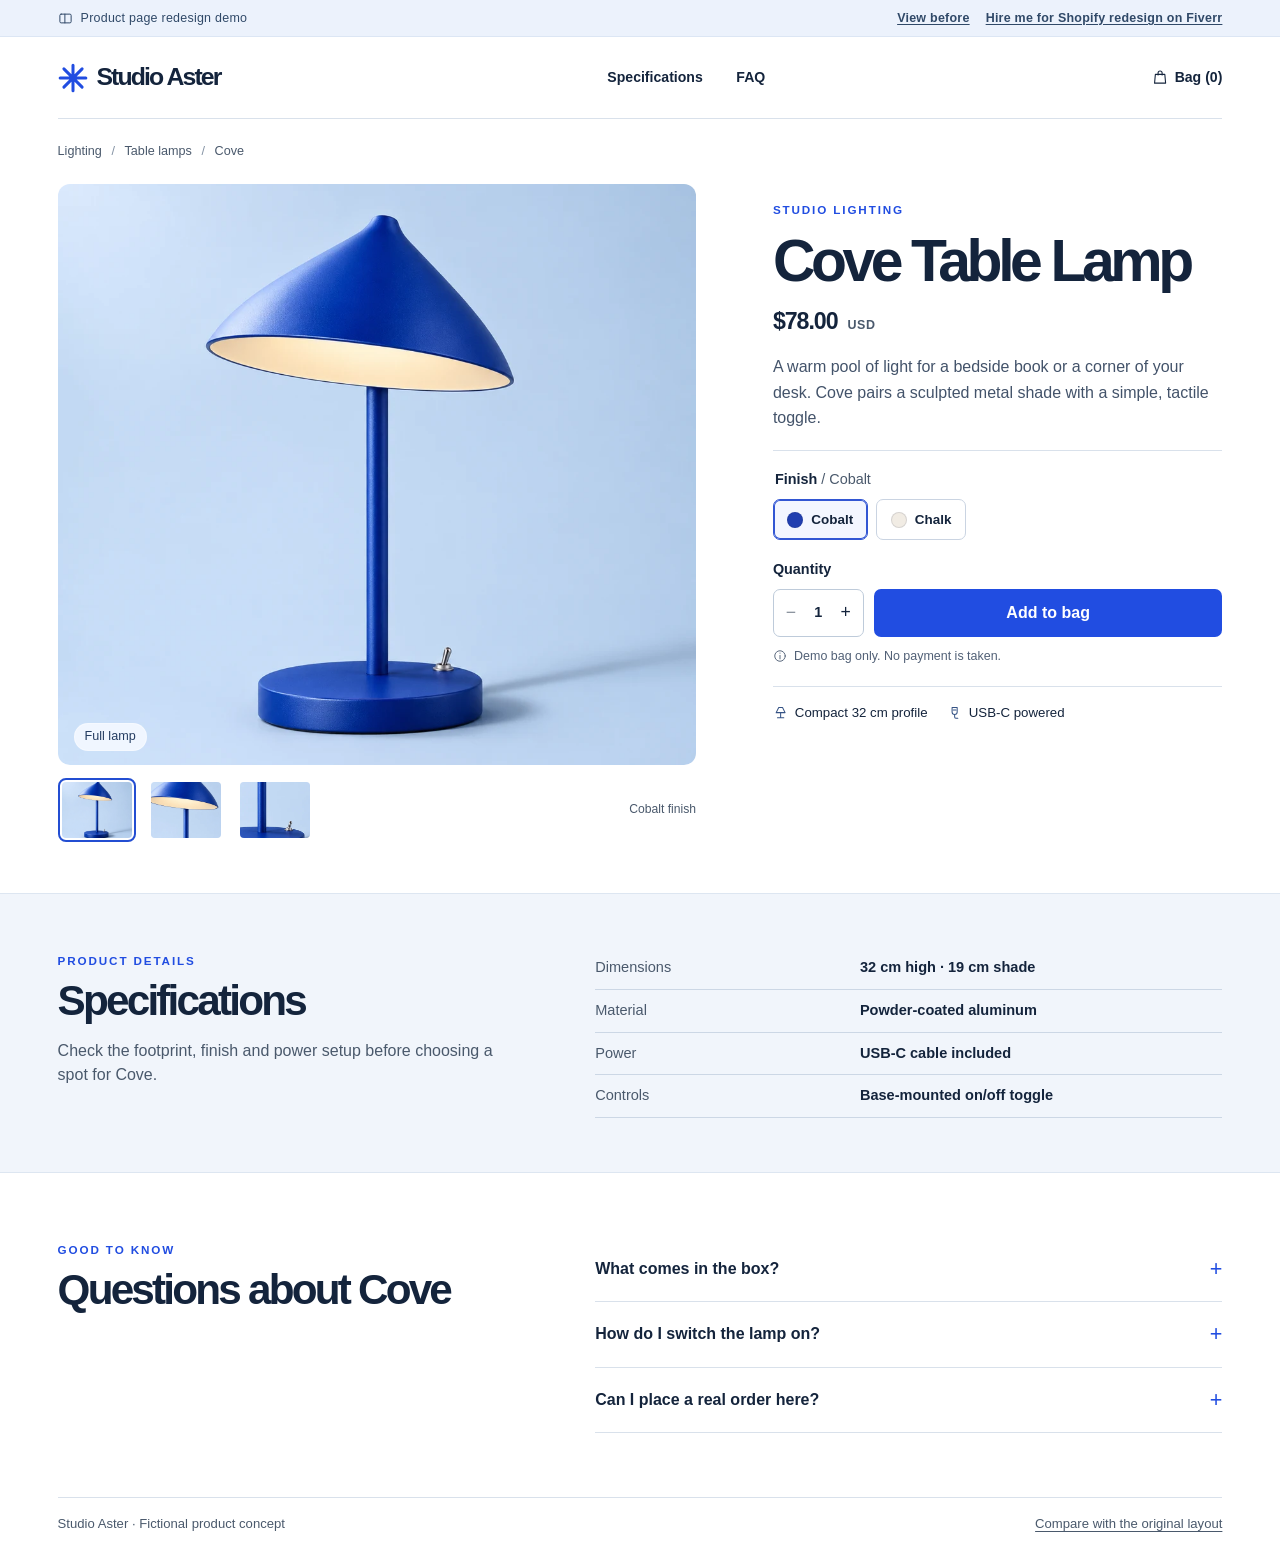
<file: assets/demos/shopify/index.html>
<!doctype html>
<html lang="en">
<head>
<meta charset="utf-8"><meta name="viewport" content="width=device-width,initial-scale=1"><meta name="theme-color" content="#ffffff">
<meta name="description" content="Explore a responsive product page redesign for the fictional Studio Aster Cove Table Lamp. Compare layouts, choose a finish, and try the demo shopping bag.">
<title>Cove Table Lamp · Studio Aster</title>
<style>
:root{color-scheme:light;--ink:#14243c;--muted:#4a596c;--accent:#214de1;--line:#d9e1eb;--cloud:#edf4fd;--bluewash:#f3f7fc;--font:"DM Sans","Inter","Helvetica Neue",Arial,sans-serif}
*{box-sizing:border-box}html{scroll-behavior:smooth;scroll-padding-top:1.3rem}body{margin:0;font:16px/1.5 var(--font);color:var(--ink);background:#fff}button,a,select{font:inherit}button,a{touch-action:manipulation}button{color:inherit;cursor:pointer}button:disabled{cursor:default;opacity:.5}a{color:inherit;text-underline-offset:.25em}button:focus-visible,a:focus-visible,summary:focus-visible,select:focus-visible{outline:3px solid #2e59e8;outline-offset:3px}button{border:0;background:none}svg{display:block;width:1.15em;height:1.15em;flex-shrink:0;fill:none;stroke:currentColor;stroke-width:1.6;stroke-linecap:round;stroke-linejoin:round}[hidden]{display:none!important}
.skip{position:absolute;z-index:10;left:-9999px}.skip:focus{left:1rem;top:1rem;padding:.6rem;background:#fff}
.workbar{background:#ecf2fc;border-bottom:1px solid #dce6f4;color:#304968}.workinner,.frame{width:min(1220px,calc(100% - clamp(38px,9vw,150px)));margin:auto}.workinner{display:flex;align-items:center;min-height:34px;justify-content:space-between;font-size:.78rem;letter-spacing:.02em;gap:.8rem}.workinner a{font-weight:bold}.workmark,.brand,.bagbutton,.quantity,.line-heading,.rowname,.detailhead,.brandline,.faq summary,.close,.qtyaction{display:flex;align-items:center}.workmark{gap:.5rem}.workmark svg{width:15px;height:15px}.brandline{justify-content:space-between;min-height:82px;gap:2rem;border-bottom:1px solid var(--line)}.brand{gap:.55rem;font-size:1.55rem;line-height:1;font-weight:780;letter-spacing:-.075em;text-decoration:none;white-space:nowrap}.brand svg{height:30px;width:30px;color:var(--accent);stroke-width:2.8}.brandline nav{display:flex;gap:2.1rem;align-items:center}.brandline nav a,.bagbutton{font-size:.88rem;font-weight:600;text-decoration:none}.brandline nav a:hover{text-decoration:underline}.bagbutton{gap:.4rem;padding:.5rem 0}.deskpath{display:flex;gap:.6rem;align-items:center;margin:1.45rem 0;color:var(--muted);font-size:.79rem}.deskpath i{font-style:normal;color:#8492a4}
.product{display:grid;grid-template-columns:minmax(0,1.25fr) minmax(0,.88fr);gap:clamp(30px,6vw,88px);align-items:start;padding-bottom:3.2rem}.visual{margin:0}.stage{overflow:hidden;position:relative;width:100%;aspect-ratio:1.1;background:#c5dcf4;border-radius:12px}.stage img,.thumbimg img{height:100%;width:100%;object-fit:cover;display:block;transition:transform .23s ease}.stage img{object-fit:contain;background:linear-gradient(110deg,#deebfc,#b4d1eb)}.stage.shade img,.thumbimg.shade img{transform:scale(2.15);transform-origin:50% 20%}.stage.switch img,.thumbimg.switch img{transform:scale(3.7);transform-origin:57% 89%}.stage.full img{object-fit:cover}.stage-caption{position:absolute;left:16px;bottom:14px;background:#f4f8ffeb;border:1px solid #fcfdff82;color:#253d62;padding:.22rem .62rem;border-radius:14px;font-size:.79rem}.thumbs{display:flex;gap:.7rem;margin-top:.8rem}.thumb{padding:2px;border-radius:8px;border:2px solid transparent;display:flex;align-items:center;background:none}.thumb[aria-pressed=true]{border-color:#234ed2}.thumbimg{display:block;width:clamp(50px,5.5vw,70px);aspect-ratio:1.25;overflow:hidden;border-radius:4px;background:var(--cloud)}.gallery-caption{display:flex;justify-content:space-between;align-items:center;margin-top:0;gap:.6rem}.gallery-caption>span{font-size:.76rem;color:var(--muted);margin-top:.8rem}
.information{padding-top:clamp(3px,1vw,16px)}.category{color:var(--accent);font-size:.73rem;font-weight:750;letter-spacing:.16em;text-transform:uppercase}.information h1{font-size:clamp(2.75rem,4.6vw,4.8rem);letter-spacing:-.075em;font-weight:610;line-height:.98;margin:.65rem 0 .9rem;max-width:8.7em}.price{font-size:1.45rem;letter-spacing:-.045em;font-weight:600}.currency{font-size:.78rem;font-weight:550;color:var(--muted);margin-left:.28rem;letter-spacing:.05em}.lede{line-height:1.58;color:#43536a;max-width:32rem;margin:1rem 0 1.23rem}.detailbox{border-top:1px solid var(--line);padding-top:1.12rem}.detailbox fieldset{padding:0;margin:0 0 1.2rem;border:0}.detailbox legend,.quantitylabel{font-size:.9rem;font-weight:650}.finishlabel{font-weight:450;color:var(--muted)}.swatches{display:flex;gap:.55rem;margin-top:.55rem}.swatch{display:flex;align-items:center;gap:.5rem;font-size:.84rem;font-weight:570;min-height:41px;border-radius:7px;border:1px solid #cad4e2;padding:.4rem .84rem}.swatch[aria-pressed=true]{border-color:#3256d3;box-shadow:inset 0 0 0 1px #3256d3;background:#f3f6ff}.chip{width:16px;height:16px;border-radius:50%;background:#213fb0;border:1px solid #28324b22}.chalkchip{background:#f1ece4}.purchase{display:flex;gap:.64rem;margin-top:.48rem}.quantity{border:1px solid #becbda;border-radius:7px;overflow:hidden;flex-shrink:0}.quantity button{padding:0;width:34px;height:46px;font-size:1.1rem}.quantity output{width:1.3rem;text-align:center;font-size:.9rem;font-weight:700}.add{flex:1;background:var(--accent);color:white;border-radius:7px;padding:.6rem 1rem;font-weight:650;min-height:46px}.add:hover{background:#163dc1}.demomsg{font-size:.78rem;color:#516076;display:flex;align-items:center;gap:.45rem;margin:.62rem 0 1.28rem}.demomsg svg{width:14px;height:14px}.highlights{border-top:1px solid var(--line);display:flex;flex-wrap:wrap;gap:.65rem 1.2rem;padding:1rem 0 0}.highlights span{display:flex;align-items:center;gap:.42rem;font-size:.83rem}.highlights svg{color:#345284}
.specs{background:#f1f5fb;border-top:1px solid #dde6f1;border-bottom:1px solid #dde6f1;padding:clamp(28px,4.2vw,62px) 0}.specgrid,.faqgrid{display:grid;grid-template-columns:1fr 1.4fr;gap:clamp(25px,7vw,110px)}h2{font-weight:580;font-size:clamp(2rem,3.3vw,3.25rem);line-height:1.05;letter-spacing:-.066em;margin:.45rem 0 1rem}.specgrid p{color:var(--muted);max-width:30rem}.specgrid dl{margin:0}.specgrid dl div{display:grid;grid-template-columns:.85fr 1.2fr;gap:.5rem;border-bottom:1px solid #ccd7e5;padding:.62rem 0;font-size:.91rem}.specgrid dt{color:var(--muted)}.specgrid dd{margin:0;font-weight:550}.faqgrid{padding:clamp(30px,5vw,78px) 0}.faq details{border-bottom:1px solid var(--line)}.faq summary{gap:1rem;justify-content:space-between;cursor:pointer;list-style:none;font-weight:600;padding:1rem 0}.faq summary::-webkit-details-marker{display:none}.faq summary::after{content:'+';font-size:1.35rem;font-weight:450;color:var(--accent)}.faq details[open] summary::after{content:'−'}.faq p{color:var(--muted);margin:0 0 1rem;max-width:42rem}.foot{padding:1rem 0 1.8rem;border-top:1px solid var(--line);display:flex;justify-content:space-between;gap:.8rem;flex-wrap:wrap;color:var(--muted);font-size:.82rem}
dialog{box-shadow:0 20px 100px #15244f33;color:var(--ink);border:1px solid var(--line);width:min(450px,calc(100% - 2rem));padding:0;border-radius:12px}dialog::backdrop{background:#14223870}.bagcontent{padding:1.5rem}.bagtitle{display:flex;align-items:center;justify-content:space-between}.bagtitle h2{font-size:2rem;margin:0}.close{border-radius:50%;justify-content:center;width:40px;height:40px;color:var(--ink);background:var(--bluewash)}.baglist{margin:1.2rem 0}.bagrow{padding:.85rem 0;display:grid;grid-template-columns:64px 1fr auto;align-items:center;gap:.7rem;border-bottom:1px solid var(--line)}.bagrow img{width:64px;height:64px;border-radius:5px}.bagrow button{padding:4px 0;text-decoration:underline;font-size:.8rem}.bagrow small{color:var(--muted);display:block}.total{display:flex;justify-content:space-between}.bagcontinue{width:100%;margin-top:1rem}.bagstatus{color:#823b08;font-size:.85rem;margin:.6rem 0}.bagstatus:empty{display:none}
.beforewrap{width:min(960px,calc(100% - 32px));margin:auto;color:#222;font:16px/1.5 Arial,sans-serif}.beforehead{border-bottom:1px solid #ddd;padding:1.2rem 0;font-size:1.25rem}.beforemain{display:grid;grid-template-columns:minmax(180px,280px) 1fr;gap:25px;margin:2.2rem 0 3rem}.beforemain img{width:100%;height:auto}.beforemain h1{font-size:1.55rem;letter-spacing:normal;margin:0}.beforemain p{margin:.7rem 0}.beforemain select{display:block;min-height:36px;margin:.3rem 0 .8rem}.beforemain .oldadd{background:#eaeaea;border:1px solid #999;border-radius:2px;padding:6px 18px}.beforeabout{border-top:1px solid #ccc;padding-top:1rem}.beforeabout h2{font-size:1.15rem;letter-spacing:normal}.beforefoot{font-size:.85rem;color:#555;margin:2.2rem 0}
@media(min-width:1500px){.product{grid-template-columns:1.18fr .92fr}.stage{aspect-ratio:1.15}}
@media(max-width:810px) and (min-width:681px){.workinner,.frame{width:calc(100% - 48px)}.product{grid-template-columns:1fr .95fr;gap:28px}.product h1{font-size:2.8rem}.gallery-caption>span{display:none}.quantity button{width:27px}.stage{aspect-ratio:.85}.brandline{min-height:70px}.brandline nav{gap:1rem}}
@media(max-width:680px){.workinner,.frame{width:calc(100% - 36px)}.workinner{height:36px;font-size:.72rem}.brandline{min-height:63px;gap:1rem}.brand{font-size:1.31rem}.brand svg{width:24px;height:24px}.brandline nav{display:none}.deskpath{margin:1rem 0;font-size:.73rem}.product{grid-template-columns:minmax(0,1fr);gap:1.45rem;padding-bottom:2.2rem}.stage{aspect-ratio:1.18}.gallery-caption>span{font-size:.74rem}.thumbs{gap:.38rem;margin-top:.5rem}.thumbimg{width:48px}.information{padding:0}.information h1{font-size:clamp(2.8rem,11vw,4.2rem);max-width:100%;margin-bottom:.72rem}.lede{margin:.8rem 0 1.1rem}.specgrid,.faqgrid{grid-template-columns:minmax(0,1fr);gap:.6rem}.specgrid p{margin:0 0 .7rem}.faqgrid{padding:2rem 0}.beforemain{grid-template-columns:1fr}.beforemain img{max-width:220px}.highlights{gap:.6rem .88rem}.foot{display:block}.foot a{display:inline-block;margin-top:.45rem}.qtyaction{min-width:32px}.beforemain{margin-top:1.2rem}.bagcontent{padding:1.15rem}}
@media(prefers-reduced-motion:reduce){*{scroll-behavior:auto!important;transition:none!important}}
.workinner{height:auto;flex-wrap:wrap;padding-block:4px;row-gap:0}.portfolio-links{display:flex;align-items:center;flex-wrap:wrap;gap:0 1rem}.portfolio-links a{display:inline-flex;align-items:center;min-height:28px;text-decoration:underline;text-underline-offset:.17em}@media(max-width:620px){.workinner{align-content:center}.portfolio-links{flex-basis:100%;gap:0 .85rem}}
</style>
</head>
<body>
<svg xmlns="http://www.w3.org/2000/svg" style="display:none" aria-hidden="true">
<symbol id="aster" viewBox="0 0 28 28"><path d="M14 2v24M2 14h24M5.5 5.5l17 17M5.5 22.5l17-17"/></symbol>
<symbol id="layout" viewBox="0 0 24 24"><rect x="3" y="5" width="18" height="14" rx="2"/><path d="M11 5v14"/></symbol>
<symbol id="bagico" viewBox="0 0 24 24"><path d="M5 8h14l1.2 13H3.8L5 8zM9 9V6a3 3 0 0 1 6 0v3"/></symbol>
<symbol id="lampico" viewBox="0 0 24 24"><path d="M5 12l4-8h6l4 8H5zM12 12v7m-5 1h10"/></symbol>
<symbol id="usbico" viewBox="0 0 24 24"><path d="M8 4h8v7a4 4 0 0 1-8 0V4zM10 8h4M12 15v4a2 2 0 0 0 2 2h3"/></symbol>
<symbol id="circlei" viewBox="0 0 24 24"><circle cx="12" cy="12" r="9"/><path d="M12 11v6m0-10v.2"/></symbol>
<symbol id="xicon" viewBox="0 0 24 24"><path d="M6 6l12 12M18 6L6 18"/></symbol>
</svg>
<a class="skip" href="#main">Skip to product</a>
<div class="workbar"><div class="workinner"><span class="workmark"><svg aria-hidden="true"><use href="#layout"/></svg>Product page redesign demo</span><div class="portfolio-links"><a href="?view=before" id="version-link">View before</a><a href="https://www.fiverr.com/s/9dGpB2e">Hire me for Shopify redesign on Fiverr</a></div></div></div>
<div id="after">
<header class="frame brandline"><a class="brand" href="#main" aria-label="Studio Aster, product"><svg aria-hidden="true"><use href="#aster"/></svg>Studio Aster</a><nav aria-label="Product navigation"><a href="#specifications">Specifications</a><a href="#faq">FAQ</a></nav><button type="button" class="bagbutton openbag"><svg aria-hidden="true"><use href="#bagico"/></svg><span>Bag (<span class="bagcount">0</span>)</span></button></header>
<main id="main" class="frame"><div class="deskpath" aria-label="Product category">Lighting <i>/</i> Table lamps <i>/</i> Cove</div>
<div class="product"><figure class="visual"><div class="stage full" id="stage"><img id="hero" alt="Cobalt blue Cove Table Lamp on a pale blue studio background"><span class="stage-caption" id="stage-caption">Full lamp</span></div><figcaption class="gallery-caption"><div class="thumbs" aria-label="Product image views"><button class="thumb" data-view="full" aria-label="View full lamp" aria-pressed="true"><span class="thumbimg"><img alt=""></span></button><button class="thumb" data-view="shade" aria-label="View shade detail" aria-pressed="false"><span class="thumbimg shade"><img alt=""></span></button><button class="thumb" data-view="switch" aria-label="View toggle detail" aria-pressed="false"><span class="thumbimg switch"><img alt=""></span></button></div><span id="gallery-finish">Cobalt finish</span></figcaption></figure>
<section class="information" aria-labelledby="product-title"><span class="category">Studio lighting</span><h1 id="product-title">Cove Table Lamp</h1><div class="price">$78.00 <span class="currency">USD</span></div><p class="lede">A warm pool of light for a bedside book or a corner of your desk. Cove pairs a sculpted metal shade with a simple, tactile toggle.</p>
<div class="detailbox"><fieldset><legend>Finish <span class="finishlabel">/ <span id="finishlabel">Cobalt</span></span></legend><div class="swatches"><button class="swatch" type="button" data-finish="Cobalt" aria-pressed="true"><span class="chip"></span>Cobalt</button><button class="swatch" type="button" data-finish="Chalk" aria-pressed="false"><span class="chip chalkchip"></span>Chalk</button></div></fieldset>
<div class="quantitylabel" id="qtylabel">Quantity</div><div class="purchase"><div class="quantity" role="group" aria-labelledby="qtylabel"><button type="button" id="minus" aria-label="Decrease quantity" disabled>−</button><output id="quantity" aria-live="polite">1</output><button type="button" id="plus" aria-label="Increase quantity">+</button></div><button type="button" id="add" class="add">Add to bag</button></div><div class="demomsg"><svg aria-hidden="true"><use href="#circlei"/></svg>Demo bag only. No payment is taken.</div></div><div class="highlights"><span><svg aria-hidden="true"><use href="#lampico"/></svg>Compact 32 cm profile</span><span><svg aria-hidden="true"><use href="#usbico"/></svg>USB-C powered</span></div></section></div></main>
<section class="specs" id="specifications"><div class="frame specgrid"><div><span class="category">Product details</span><h2>Specifications</h2><p>Check the footprint, finish and power setup before choosing a spot for Cove.</p></div><dl><div><dt>Dimensions</dt><dd>32 cm high · 19 cm shade</dd></div><div><dt>Material</dt><dd>Powder-coated aluminum</dd></div><div><dt>Power</dt><dd>USB-C cable included</dd></div><div><dt>Controls</dt><dd>Base-mounted on/off toggle</dd></div></dl></div></section>
<section class="frame faqgrid" id="faq"><div><span class="category">Good to know</span><h2>Questions about Cove</h2></div><div class="faq"><details><summary>What comes in the box?</summary><p>The concept package includes one Cove Table Lamp and one USB-C cable. A wall adapter is sold separately.</p></details><details><summary>How do I switch the lamp on?</summary><p>Connect the USB-C cable to a compatible power adapter, then flip the small metal toggle at the base. The switch turns the lamp on or off.</p></details><details><summary>Can I place a real order here?</summary><p>Cove is a fictional portfolio product. The shopping bag runs in this browser. This demo never collects contact details or payments.</p></details></div></section><footer class="frame foot"><span>Studio Aster · Fictional product concept</span><a href="?view=before" class="beforelink">Compare with the original layout</a></footer></div>
<div id="before" hidden><div class="beforewrap"><header class="beforehead">Studio Aster &nbsp; / &nbsp; Lighting</header><main id="oldmain" class="beforemain"><div><img id="oldimage" alt="Cove Table Lamp in Cobalt"></div><div><h1>Cove Table Lamp</h1><p>$78.00 USD</p><p>Table lamp with a metal shade and an on/off switch.</p><label for="oldfinish">Finish</label><select id="oldfinish"><option>Cobalt</option><option>Chalk</option></select><button class="oldadd" id="oldadd">Add to bag</button><p><button class="openbag">View bag (<span class="bagcount">0</span>)</button></p></div></main><section class="beforeabout"><h2>Product information</h2><p>Powder-coated aluminum. 32 cm high with a 19 cm shade. Includes a USB-C cable. Wall adapter sold separately.</p></section><footer class="beforefoot">Portfolio baseline · Fictional product and demo bag. <a class="afterlink" href="?view=after">See the redesign</a></footer></div></div>
<dialog id="bag" aria-labelledby="bagtitle"><div class="bagcontent"><div class="bagtitle"><h2 id="bagtitle">Your bag</h2><button type="button" class="close" id="closebag" aria-label="Close bag"><svg aria-hidden="true"><use href="#xicon"/></svg></button></div><div id="baglist" class="baglist"></div><div class="total"><strong>Subtotal</strong><strong id="subtotal">$0.00 USD</strong></div><p id="bagstatus" class="bagstatus" role="status"></p><p class="demomsg"><svg aria-hidden="true"><use href="#circlei"/></svg>Portfolio demo. No checkout or payment.</p><button id="continue" class="add bagcontinue">Continue exploring</button></div></dialog>
<script>
const images={Cobalt:'[data-uri]',Chalk:'[data-uri]'};
const finishes=Object.keys(images),labels={full:'Full lamp',shade:'Shade detail',switch:'Toggle detail'};
const find=id=>document.getElementById(id),all=selector=>Array.from(document.querySelectorAll(selector));
const storageKey='tianyu-studio-aster-demo-bag-v1',unitPrice=78;
let finish='Cobalt',quantity=1,view='full',bag=Object.fromEntries(finishes.map(f=>[f,0]));
try{const saved=JSON.parse(localStorage.getItem(storageKey)||'{}');for(const f of finishes){if(Number.isInteger(saved?.[f])&&saved[f]>=0&&saved[f]<=9)bag[f]=saved[f];}}catch{}
function save(){try{localStorage.setItem(storageKey,JSON.stringify(bag));}catch{}}
const currency=amount=>'$'+amount.toFixed(2)+' USD';
function showProduct(){const src=images[finish];find('hero').src=src;find('hero').alt=finish+' Cove Table Lamp, '+labels[view].toLowerCase();find('oldimage').src=src;find('oldimage').alt='Cove Table Lamp in '+finish;find('oldfinish').value=finish;find('stage').className='stage '+view;find('stage-caption').textContent=labels[view];find('finishlabel').textContent=finish;find('gallery-finish').textContent=finish+' finish';all('[data-finish]').forEach(button=>button.setAttribute('aria-pressed',String(button.dataset.finish===finish)));all('[data-view]').forEach(button=>{button.setAttribute('aria-pressed',String(button.dataset.view===view));button.querySelector('img').src=src;});}
function showQuantity(){find('quantity').textContent=quantity;find('minus').disabled=quantity<=1;find('plus').disabled=quantity>=9;}
function updateBag(){const count=finishes.reduce((sum,f)=>sum+bag[f],0);all('.bagcount').forEach(el=>el.textContent=count);find('subtotal').textContent=currency(unitPrice*count);const list=find('baglist');list.replaceChildren();if(!count){const message=document.createElement('p');message.textContent='Your demo bag is empty.';list.append(message);return;}
for(const f of finishes){const n=bag[f];if(!n)continue;const row=document.createElement('div');row.className='bagrow';const image=document.createElement('img');image.src=images[f];image.alt='Cove in '+f;const copy=document.createElement('div'),title=document.createElement('strong'),info=document.createElement('small'),remove=document.createElement('button'),price=document.createElement('span');title.textContent='Cove Table Lamp';info.textContent=f+' · Qty '+n;remove.type='button';remove.textContent='Remove';remove.setAttribute('aria-label','Remove '+f+' from bag');remove.addEventListener('click',()=>{bag[f]=0;save();updateBag();find('bagstatus').textContent=f+' removed.';find('closebag').focus();});copy.append(title,info,remove);price.textContent='$'+(unitPrice*n).toFixed(2);row.append(image,copy,price);list.append(row);}}
function openBag(message=''){updateBag();find('bagstatus').textContent=message;if(!find('bag').open){find('bag').showModal();}find('closebag').focus();}
function add(n){if(bag[finish]+n>9){openBag('Demo limit is 9 lamps per finish. Your bag has '+bag[finish]+' in '+finish+'.');return;}bag[finish]+=n;save();openBag('Added '+n+' in '+finish+'.');}
function choose(value){if(!finishes.includes(value))return;finish=value;view='full';showProduct();}
all('[data-finish]').forEach(button=>button.addEventListener('click',()=>choose(button.dataset.finish)));all('[data-view]').forEach(button=>button.addEventListener('click',()=>{view=button.dataset.view;showProduct();}));find('oldfinish').addEventListener('change',e=>choose(e.target.value));find('minus').addEventListener('click',()=>{quantity=Math.max(1,quantity-1);showQuantity();});find('plus').addEventListener('click',()=>{quantity=Math.min(9,quantity+1);showQuantity();});find('add').addEventListener('click',()=>add(quantity));find('oldadd').addEventListener('click',()=>add(1));all('.openbag').forEach(button=>button.addEventListener('click',()=>openBag()));for(const id of ['continue','closebag'])find(id).addEventListener('click',()=>find('bag').close());find('bag').addEventListener('click',e=>{if(e.target===find('bag')){const r=find('bag').getBoundingClientRect();if(e.clientX<r.left||e.clientX>r.right||e.clientY<r.top||e.clientY>r.bottom)find('bag').close();}});
function setLayout(){const baseline=new URLSearchParams(location.search).get('view')==='before'||location.hash==='#before';find('before').hidden=!baseline;find('after').hidden=baseline;document.querySelector('.skip').href=baseline?'#oldmain':'#main';find('version-link').textContent=baseline?'View redesign':'View before';find('version-link').href=baseline?'?view=after':'?view=before';document.title=(baseline?'Original layout':'Cove Table Lamp')+' · Studio Aster';}
for(const el of [find('version-link'),...all('.afterlink,.beforelink')])el.addEventListener('click',event=>{if(event.ctrlKey||event.metaKey||event.shiftKey||event.altKey)return;event.preventDefault();const url=new URL(location.href);url.searchParams.set('view',el.getAttribute('href').includes('before')?'before':'after');url.hash='';try{history.pushState({},'',url);setLayout();window.scrollTo(0,0);find('version-link').focus();}catch{location.href=url.href;}});window.addEventListener('popstate',setLayout);
showProduct();showQuantity();updateBag();setLayout();
</script></body></html>
</file>
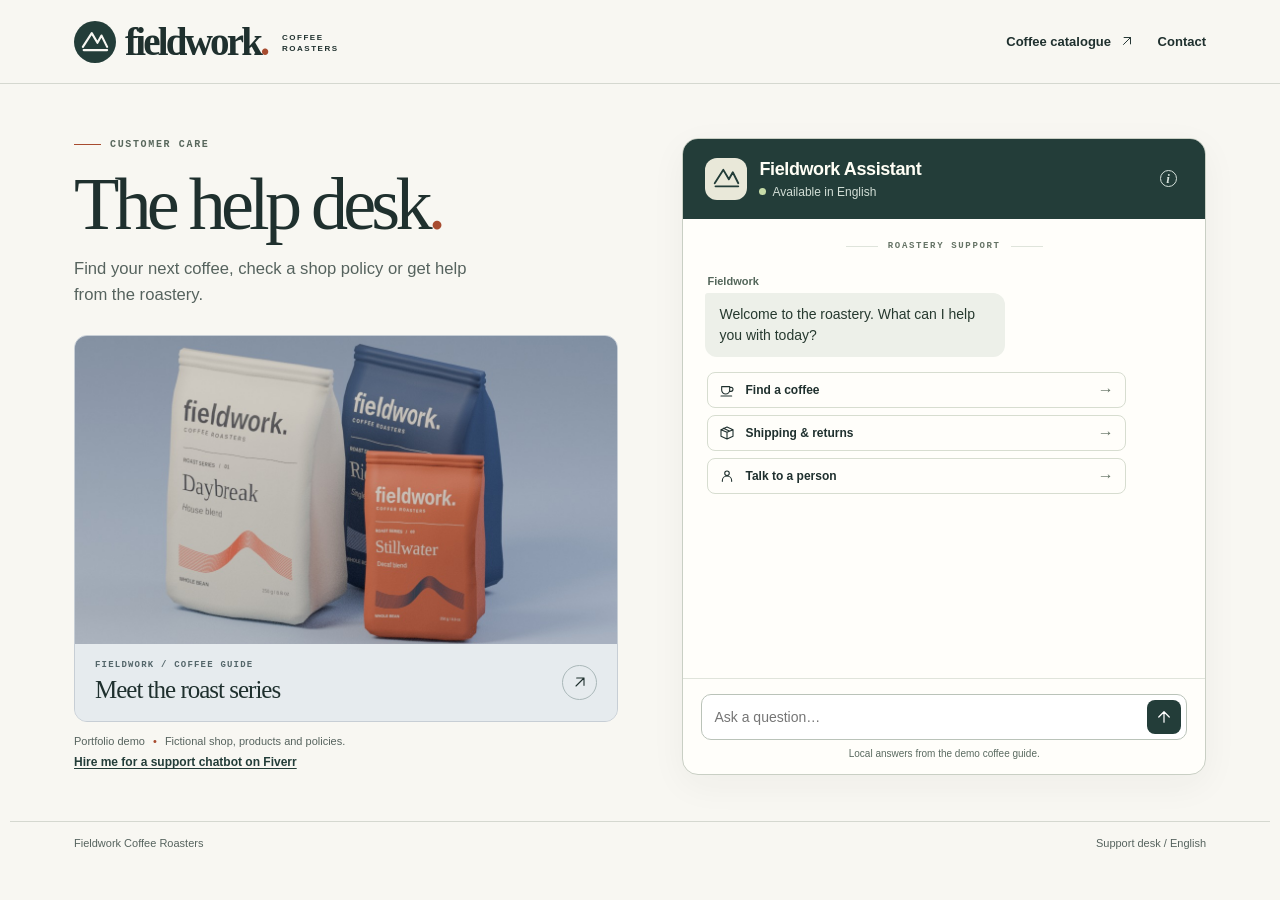
<file: assets/demos/support/index.html>
<!doctype html>
<html lang="en">
<head>
<meta charset="utf-8">
<meta name="viewport" content="width=device-width,initial-scale=1">
<meta name="color-scheme" content="light">
<title>Fieldwork Coffee · Support desk</title>
<style>:root{--ink:#1f302e;--dim:#56635e;--line:#d5d8d0;--cream:#f8f7f2;--sage:#e9ede4;--rust:#a74b2f;--deep:#233d39;color:var(--ink);background:var(--cream);font-family:"DM Sans",Arial,sans-serif;font-synthesis:none}*{box-sizing:border-box}html,body{margin:0}button,input,textarea{font:inherit}button{cursor:pointer;color:inherit}button,a,input,textarea{outline-offset:4px}button:focus-visible,a:focus-visible,input:focus-visible,textarea:focus-visible{outline:3px solid #b75234}button{border:0}svg{width:22px;height:22px;display:inline-block;fill:none;stroke:currentColor;stroke-width:1.65;stroke-linejoin:round;stroke-linecap:round}.defs,.sr{position:absolute;width:1px;height:1px;overflow:hidden;clip-path:inset(100%)}.top{border-bottom:1px solid var(--line)}.top-inner,.site-footer{max-width:1260px;margin:auto;padding:0 clamp(24px,5vw,80px)}.top-inner{height:83px;display:flex;align-items:center;justify-content:space-between}.identity{display:inline-flex;align-items:center;color:var(--ink);text-decoration:none;gap:9px}.identity .brandmark{width:42px;height:42px;stroke-width:2.6;background:var(--deep);color:var(--cream);border-radius:50%;padding:4px}.identity b{font-family:Georgia,serif;font-size:39px;line-height:1;letter-spacing:-2.8px}.identity b span,.intro h1 span{color:var(--rust)}.identity em{font:700 8px/1.4 Arial,sans-serif;letter-spacing:1.5px;margin:3px 0 0 6px}.top nav{display:flex;align-items:center;gap:24px}.navlink{background:none;font-size:13px;font-weight:600;padding:9px 0}.navlink svg{width:14px;height:14px;vertical-align:-2px;margin-left:5px}.navlink:hover{text-decoration:underline}.layout{max-width:1260px;margin:auto;padding:clamp(34px,4.2vw,68px) clamp(24px,5vw,80px) clamp(28px,3.6vw,54px);display:grid;grid-template-columns:minmax(0,1.04fr) minmax(0,1fr);grid-template-rows:auto 1fr;column-gap:clamp(32px,5vw,86px);align-items:start}.intro{grid-area:1/1}.section-label,.date-label,.caption small{font:700 10px/1.4 "Courier New",monospace;letter-spacing:1.65px}.section-label{display:flex;align-items:center;gap:9px;color:#58675c}.section-label>span{width:27px;height:1px;background:var(--rust)}.intro h1{font:normal clamp(49px,5.8vw,83px)/1 Georgia,"Times New Roman",serif;letter-spacing:-.065em;margin:15px 0}.intro p{font-size:clamp(16px,1.3vw,19px);line-height:1.55;color:var(--dim);max-width:420px;margin:0}.feature{grid-area:2/1;margin-top:27px}.catalogue-card{padding:0;overflow:hidden;background:#dce3ec;border:1px solid #c7ced5;border-radius:13px;width:100%;text-align:left;display:block}.catalogue-card>img{display:block;width:100%;aspect-ratio:1.76;object-fit:cover}.caption{background:#e6ebee;display:flex;align-items:center;justify-content:space-between;padding:15px 20px 16px;gap:12px}.caption small,.caption strong{display:block}.caption small{font-size:9px;letter-spacing:1.2px;color:#54666a}.caption strong{font:normal 25px/1.2 Georgia,serif;letter-spacing:-1.0px;margin-top:4px}.circ{flex:0 0 35px;height:35px;display:grid;place-items:center;border:1px solid #aab8b9;border-radius:50%}.circ svg{width:16px}.catalogue-card:hover .circ{background:var(--deep);color:white;border-color:var(--deep)}.demo-note{margin-top:13px;font-size:11px;color:var(--dim)}.demo-note span{padding:0 5px;color:var(--rust)}.desk{grid-area:1/2/3/3;align-self:stretch;min-height:504px;max-height:656px;display:flex;flex-direction:column;border:1px solid #c9cfc4;border-radius:16px;overflow:hidden;background:#fffefa;box-shadow:0 10px 36px #2433280c}.desk-head{background:var(--deep);color:#fffef5;display:flex;align-items:center;gap:12px;padding:19px 22px}.desk-avatar{height:42px;width:42px;display:grid;place-items:center;background:#e9e8d9;color:var(--deep);border-radius:12px}.desk-avatar svg{width:33px;height:33px;stroke-width:2.4}.desk-head h2{margin:0 0 4px;font-size:18px;line-height:1.2;letter-spacing:-.4px}.status{font-size:12px;color:#d2ded6;display:flex;align-items:center;gap:6px}.status i{width:7px;height:7px;background:#c6dba8;border-radius:50%}.icon-info{margin-left:auto;background:transparent;color:#d6e1db;width:30px;height:30px;display:grid;place-items:center}.icon-info span{border:1.4px solid currentColor;display:grid;place-items:center;border-radius:50%;font:italic bold 13px Georgia;width:17px;height:17px}.conversation{flex:1;min-height:0;overflow-y:auto;overscroll-behavior:contain;padding:20px 22px;scrollbar-width:thin}.date-label{display:flex;align-items:center;gap:10px;justify-content:center;color:#657365;font-size:9px;margin:1px 0 23px}.date-label:after,.date-label:before{content:"";height:1px;background:#dfe4db;width:32px}.speaker{font-weight:700;font-size:11px;color:#53665a;display:block;margin:0 0 6px 2px}.welcome p,.msg p{display:inline-block;margin:0;background:#edf0e9;border-radius:3px 12px 12px;color:#26392f;padding:11px 14px;font-size:14px;line-height:1.5;white-space:pre-line;overflow-wrap:anywhere}.welcome p{max-width:300px}.initial-buttons{margin:15px 12% 1px 2px;display:grid;gap:7px}.initial-buttons button,.quick button,.handoff-btn{border:1px solid #d7ddd0;border-radius:8px;background:#fffefa;text-align:left;font-size:12px;padding:8px 11px}.initial-buttons button{display:flex;align-items:center;gap:10px;font-weight:600}.initial-buttons svg{width:16px;height:16px}.initial-buttons i{font:normal 16px Arial;margin-left:auto;color:#657465}.initial-buttons button:hover,.quick button:hover,.handoff-btn:hover{background:#ecf0e7;border-color:#8e9d90}.compose{border-top:1px solid #e0e4db;padding:15px 18px 13px}.input-shell{display:flex;align-items:center;gap:5px;background:#fff;border:1px solid #bac3b9;border-radius:10px;padding:5px}.input-shell:focus-within{border-color:#5c7567}.input-shell input{border:0;padding:8px 7px;color:var(--ink);background:none;min-width:0;flex:1;font-size:14px}.input-shell input:focus{outline:0}.send{width:34px;height:34px;border-radius:8px;display:grid;place-items:center;background:var(--deep);color:white}.send:hover,.action:hover{background:#34584f}.send svg{width:18px;height:18px}.form-note{font-size:10px;color:#5a6a60;text-align:center;margin-top:8px;min-height:13px}.site-footer{display:flex;justify-content:space-between;align-items:center;gap:10px;border-top:1px solid var(--line);padding-top:15px;padding-bottom:18px;color:var(--dim);font-size:11px}.msg{margin:16px 0}.msg p{max-width:95%}.msg.user{text-align:right}.msg.user p{background:var(--deep);color:white;border-radius:12px 3px 12px 12px}.msg.user .speaker{display:none}.cite{display:flex;align-items:center;gap:4px;color:#617065;font-size:10px;margin:6px 2px}.cite svg{width:12px;height:12px}.quick{display:flex;flex-wrap:wrap;gap:5px;margin-top:8px}.quick button,.handoff-btn{font-size:11px;padding:6px 9px}.handoff-btn{margin-top:7px;font-weight:700}.dialog-head{display:flex;align-items:center;justify-content:space-between;gap:14px}.dialog-head h2{margin:0;font:normal 31px/1.1 Georgia,serif;letter-spacing:-1.1px}.close{flex:0 0 32px;height:32px;background:#e9ede5;display:grid;place-items:center;border-radius:50%}.close svg{width:16px}.dialog-sub{font-size:14px;line-height:1.55;color:var(--dim)}dialog{color:var(--ink);background:#fffefa;border:1px solid #d1d8cb;border-radius:14px;padding:24px;max-width:470px;width:calc(100% - 34px);box-shadow:0 20px 70px #15231d33}dialog::backdrop{background:#1c302969}.product-row{display:flex;gap:12px;align-items:center;padding:13px 0;border-top:1px solid var(--line)}.swatch{width:30px;height:44px;border-radius:2px 2px 5px 5px;background:#e9dfc4;border:1px solid #a5a398;box-shadow:inset 0 3px #ffffff45}.product-row:nth-child(2) .swatch{background:#415474}.product-row:nth-child(3) .swatch{background:#c26243}.product-row h3{font-size:16px;margin:0 0 3px}.product-row p{font-size:12px;margin:0;color:var(--dim)}.product-row button{padding:6px;background:transparent;display:flex;align-items:center;gap:4px;margin-left:auto;font-size:12px;font-weight:700}.product-row button svg{width:14px}.action{display:flex;align-items:center;gap:10px;background:var(--deep);color:#fff;border-radius:8px;font-weight:600;font-size:14px;padding:10px 14px}.action svg{width:16px}#noteForm label{font-size:13px;font-weight:600}#note{display:block;width:100%;margin:8px 0 12px;padding:10px;border:1px solid #9caa9f;border-radius:7px;resize:vertical;color:var(--ink)}#noteStatus{font-size:12px;color:#466348}
body.embed{background:transparent}.embed .top,.embed .intro,.embed .feature,.embed .site-footer{display:none}.embed .layout{padding:0;margin:0;display:flex;max-width:none}.embed .desk{width:100%;height:100dvh;min-height:260px;max-height:none;box-shadow:none}
@media(max-width:750px){.top-inner{height:63px}.identity .brandmark{height:33px;width:33px}.identity b{font-size:30px}.identity em,.nav-contact{display:none}.navlink{font-size:12px}.layout{display:flex;flex-direction:column;gap:23px;padding:28px 18px 25px}.intro{order:0}.intro h1{font-size:49px;margin:11px 0 8px}.intro p{font-size:14px;max-width:370px}.section-label{font-size:9px}.desk{order:1;align-self:stretch;min-height:0;height:495px;max-height:none}.feature{order:2;width:100%;margin-top:1px}.top-inner,.site-footer{padding-left:18px;padding-right:18px}.desk-head{padding:14px 17px}.conversation{padding:15px 16px}.date-label{margin-bottom:17px}.initial-buttons{margin-right:8%}.caption{padding:13px 16px}.caption strong{font-size:23px}.site-footer{font-size:10px}.embed .layout{gap:0;padding:0}.embed .desk{height:100dvh;min-height:260px}}
@media(prefers-reduced-motion:no-preference){button{transition:background .15s,border-color .15s}}
[hidden]{display:none!important}
.demo-note .portfolio-hire{display:inline-flex;align-items:center;min-height:26px;margin-top:2px;color:var(--deep);font-size:12px;font-weight:600;text-decoration:underline;text-underline-offset:.18em}.portfolio-hire:focus-visible{outline:2px solid currentColor;outline-offset:2px}
</style>
</head>
<body>
<svg class="defs" xmlns="http://www.w3.org/2000/svg" aria-hidden="true"><defs>
<symbol id="i-arrow" viewBox="0 0 24 24"><path d="M5 12h14m-6-6 6 6-6 6"/></symbol>
<symbol id="i-up" viewBox="0 0 24 24"><path d="m5 12 7-7 7 7m-7-7v14"/></symbol>
<symbol id="i-out" viewBox="0 0 24 24"><path d="M6 18 18 6M7 6h11v11"/></symbol>
<symbol id="i-coffee" viewBox="0 0 24 24"><path d="M4 7h12v5a6 6 0 0 1-12 0zm12 1h2a3 3 0 0 1 0 6h-2M3 21h16"/></symbol>
<symbol id="i-box" viewBox="0 0 24 24"><path d="m3 7 9-4 9 4v10l-9 4-9-4zm0 0 9 4 9-4m-9 4v10m-5.5-16 9 4"/></symbol>
<symbol id="i-human" viewBox="0 0 24 24"><circle cx="12" cy="8" r="3.4"/><path d="M5 20v-1a7 7 0 0 1 14 0v1"/></symbol>
<symbol id="i-book" viewBox="0 0 24 24"><path d="M3 4h7l2 2 2-2h7v14h-7l-2 2-2-2H3zm9 2v14"/></symbol>
<symbol id="i-cross" viewBox="0 0 24 24"><path d="m6 6 12 12M6 18 18 6"/></symbol>
<symbol id="i-leaf" viewBox="0 0 42 42"><path d="M6 27 17 10l7 12 5-9 7 14M7 31h29"/></symbol>
</defs></svg>
<header class="top"><div class="top-inner"><a class="identity" href="#top" aria-label="Fieldwork Coffee home"><svg class="brandmark"><use href="#i-leaf"/></svg><b>fieldwork<span>.</span></b><em>COFFEE<br>ROASTERS</em></a><nav aria-label="Main"><button id="openCatalogue" class="navlink">Coffee catalogue <svg><use href="#i-out"/></svg></button><button id="navContact" class="navlink nav-contact">Contact</button></nav></div></header>
<main id="top" class="layout">
<section class="intro"><div class="section-label"><span></span> CUSTOMER CARE</div><h1>The help desk<span>.</span></h1><p>Find your next coffee, check a shop policy or get help from the roastery.</p></section>
<section class="feature"><button id="photoCatalogue" class="catalogue-card" aria-label="Open the Fieldwork coffee catalogue"><img src="[data-uri]" alt="Three original Fieldwork sample coffee bags in cream, blue and terracotta, on a blue studio backdrop."><span class="caption"><span><small>FIELDWORK / COFFEE GUIDE</small><strong>Meet the roast series</strong></span><span class="circ"><svg><use href="#i-out"/></svg></span></span></button><div class="demo-note">Portfolio demo <span>•</span> Fictional shop, products and policies.<br><a class="portfolio-hire" href="https://www.fiverr.com/s/r3d40EK">Hire me for a support chatbot on Fiverr</a></div></section>
<section class="desk" aria-labelledby="chat-heading">
<div class="desk-head"><div class="desk-avatar"><svg><use href="#i-leaf"/></svg></div><div><h2 id="chat-heading">Fieldwork Assistant</h2><span class="status"><i></i> Available in English</span></div><button class="icon-info" id="openInfo" aria-label="About this assistant" title="About this assistant"><span>i</span></button></div>
<div class="conversation" id="conversation" tabindex="0" role="log" aria-label="Conversation" aria-live="polite" aria-relevant="additions"><div class="date-label">ROASTERY SUPPORT</div><div class="welcome"><span class="speaker">Fieldwork</span><p>Welcome to the roastery. What can I help you with today?</p></div><div class="initial-buttons" id="initialButtons"><button data-msg="Find a coffee"><svg><use href="#i-coffee"/></svg> Find a coffee <i>→</i></button><button data-msg="Shipping &amp; returns"><svg><use href="#i-box"/></svg> Shipping &amp; returns <i>→</i></button><button data-msg="Talk to a person"><svg><use href="#i-human"/></svg> Talk to a person <i>→</i></button></div></div>
<form id="form" class="compose"><label class="sr" for="question">Your question</label><div class="input-shell"><input id="question" type="text" maxlength="240" placeholder="Ask a question…" autocomplete="off"><button class="send" aria-label="Send question"><svg><use href="#i-up"/></svg></button></div><div class="form-note" id="formNote" role="status">Local answers from the demo coffee guide.</div></form>
</section></main>
<footer class="site-footer"><span>Fieldwork Coffee Roasters</span><span>Support desk <span aria-hidden="true"> / </span> English</span></footer>
<dialog id="catalogue"><div class="dialog-head"><h2>Coffee catalogue</h2><button class="close" aria-label="Close catalogue"><svg><use href="#i-cross"/></svg></button></div><p class="dialog-sub">Three sample coffees. All are 250 g, whole bean and priced in USD.</p><div id="productList"></div></dialog>
<dialog id="handoff"><div class="dialog-head"><h2>Prepare a support note</h2><button class="close" aria-label="Close support note"><svg><use href="#i-cross"/></svg></button></div><p class="dialog-sub">Describe what you need a person to check. This demo saves a text file on your device. Leave out order numbers and personal details.</p><form id="noteForm"><label for="note">What would you like help with?</label><textarea id="note" maxlength="1000" required rows="4"></textarea><button class="action" type="submit">Download support note <svg><use href="#i-arrow"/></svg></button><p id="noteStatus" role="status"></p></form></dialog>
<dialog id="info"><div class="dialog-head"><h2>About the assistant</h2><button class="close" aria-label="Close information"><svg><use href="#i-cross"/></svg></button></div><p class="dialog-sub">A local text classifier matches English questions to the fictional Fieldwork catalogue and approved policy answers. Messages stay in this tab. There are no external AI calls or usage fees.</p><p class="dialog-sub">The demo accepts 30 questions per page and up to six every ten seconds. Reloading clears the conversation.</p></dialog>
<script>/* Fieldwork offline nearest-neighbour classifier and sample knowledge base. */
const Fieldwork = (() => {
  'use strict';
  const products = [
    { name: 'Daybreak', type: 'House blend', roast: 'Medium', price: 18, notes: 'cocoa and caramel', brew: 'drip or espresso', tags: ['chocolate', 'chocolatey', 'caramel', 'espresso', 'drip', 'medium', 'house blend'], decaf: false },
    { name: 'Ridgeline', type: 'Single origin', roast: 'Light', price: 22, notes: 'citrus and black tea', brew: 'pour-over', tags: ['citrus', 'tea', 'light', 'fruity', 'bright', 'pour over', 'single origin'], decaf: false },
    { name: 'Stillwater', type: 'Decaf blend', roast: 'Medium', price: 20, notes: 'baked apple and cocoa', brew: 'drip or French press', tags: ['apple', 'french press', 'medium', 'decaf', 'drip'], decaf: true }
  ];
  const rows = [
    { id: 'shipping', source: 'Shipping policy', text: 'For this sample shop, standard delivery within the contiguous US takes 3–5 business days after dispatch. Shipping is $5, or free on orders of $40 or more. Other destinations are outside this demo policy.', examples: ['How long does shipping take?', 'What are your delivery times?', 'how much does delivery cost', 'shipping fees', 'how long to arrive', 'Where do you ship?', 'Do you ship internationally?', 'do you ship to Canada', 'How do I qualify for free shipping?', 'postage and dispatch', 'when will a new purchase arrive', 'Shipping policy', 'What is the free delivery threshold?', 'how long for delivery', 'Where can my coffee be delivered?', 'Is shipping free?', 'how soon can I get it', 'when will it arrive?'] },
    { id: 'returns', source: 'Returns policy', text: 'The sample policy allows a return request for unopened bags within 14 days of delivery. Opened bags and order-specific refund decisions need review by a person. I can help you prepare a support note.', examples: ['What is your return policy?', 'Can I return an unopened bag?', 'do you accept returns', 'Can I send it back?', 'refund policy', 'how many days to return coffee', 'What about opened coffee?', 'Are returns accepted?', 'What if I want a refund?', 'How do returns work?', 'What is the return window?', 'return deadline', 'how long do I have to return it'] },
    { id: 'storage', source: 'Brew guide', text: 'Seal the bag after each use and store it away from light, heat and moisture. Grind whole beans just before brewing.', examples: ['How should I store my beans?', 'How to keep coffee fresh?', 'coffee bean storage', 'storing an opened bag', 'Do I need to refrigerate coffee?', 'keep beans fresh after opening'] },
    { id: 'format', source: 'Product catalogue', text: 'All three sample coffees are sold as 250 g bags of whole beans. Ground coffee, pods and capsules are outside this catalogue.', examples: ['Do you sell ground coffee?', 'whole bean or ground?', 'Which bag sizes are available?', 'how many grams are in a bag', 'what size are the bags', 'do you sell pods', 'do you offer capsules', 'What format are your coffees?', 'ground or whole beans'] },
    { id: 'catalogue', source: 'Product catalogue', text: 'Our sample shelf has three 250 g whole-bean coffees. Daybreak is a medium house blend at $18, Ridgeline is a light single origin at $22, and Stillwater is a medium decaf at $20. Prices are USD.', examples: ['Find a coffee', 'Which coffees do you have?', 'Show me the coffee menu', 'browse your blends', 'Which beans do you sell?', 'recommend a coffee', 'compare the coffees', 'product list', 'what is on the shelf', 'What products are available?', 'How much are your coffees?', 'price list'] }
  ];
  const stop = new Set('a an the is are and or my your you i we do does can to it of on in for me from how what which please about'.split(' '));
  const norm = value => value.toLowerCase().normalize('NFKD').replace(/[^a-z0-9]+/g, ' ').trim();
  const words = s => Array.from(new Set(norm(s).split(' ').filter(w => w && !stop.has(w))));
  function features(s) {
    const f = new Set();
    for (const w of words(s)) {
      f.add('w:' + w);
      const pad = '^' + w + '$';
      for (let i = 0; i < pad.length - 2; i++) f.add('c:' + pad.slice(i, i + 3));
    }
    return f;
  }
  function makeClassifier(records) {
    const examples = records.flatMap(row => row.examples.map(question => ({ row, terms: features(question), tokens: words(question) })));
    const df = new Map();
    for (const ex of examples) for (const term of ex.terms) df.set(term, (df.get(term) || 0) + 1);
    const weight = key => (key.startsWith('w:') ? 1.6 : 0.55) * (1 + Math.log((1 + examples.length) / (1 + (df.get(key) || 0))));
    const len = terms => Math.sqrt([...terms].reduce((acc, t) => acc + weight(t) ** 2, 0));
    for (const ex of examples) ex.len = len(ex.terms);
    return query => {
      const terms = features(query), toks = words(query), denom = len(terms);
      const scores = new Map();
      for (const ex of examples) {
        const dot = [...terms].reduce((acc, t) => acc + (ex.terms.has(t) ? weight(t) ** 2 : 0), 0);
        const hits = ex.tokens.filter(x => toks.includes(x)).length;
        const overlap = hits / (new Set([...ex.tokens, ...toks]).size || 1);
        const score = .82 * dot / ((denom * ex.len) || 1) + .18 * overlap;
        scores.set(ex.row, Math.max(scores.get(ex.row) || 0, score));
      }
      const ranked = [...scores].sort((a, b) => b[1] - a[1]);
      return ranked.length && ranked[0][1] >= .48 && ranked[0][1] - (ranked[1]?.[1] || 0) >= .09 ? ranked[0][0] : null;
    };
  }
  const classify = makeClassifier(rows);
  const faq = key => rows.find(r => r.id === key);
  const fromFaq = key => { const r=faq(key); return {id:r.id, text:r.text, source:r.source, offerHandoff:key === 'returns'}; };
  const human = (text = 'I don’t have an approved answer for that. A person can help you check the details.') => ({id:'handoff', text, source:'Human support', offerHandoff:true});
  const catalogue = () => fromFaq('catalogue');
  const product = p => ({id:'product', product:p.name, source:'Product card · ' + p.name, text:p.name + ' is a ' + p.roast.toLowerCase() + '-roast ' + p.type.toLowerCase() + ' with notes of ' + p.notes + '. It comes in a 250 g whole-bean bag for $' + p.price + ' USD. Try it as ' + p.brew + '.'});
  function validatedFAQ(data) {
    if (!Array.isArray(data) || !data.length || data.length > 40 || data.some(r => typeof r?.question !== 'string' || !r.question.trim() || r.question.length > 240 || typeof r.answer !== 'string' || !r.answer.trim() || r.answer.length > 1200)) throw Error('Provide 1–40 nonempty question and answer pairs.');
    const unique = new Set(data.map(r => norm(r.question)));
    if (unique.size !== data.length) throw Error('Duplicate FAQ questions.');
    return makeClassifier(data.map((r, i) => ({id:'custom-' + i, source:'Approved custom FAQ', text:r.answer, examples:[r.question]})));
  }
  function clientKnowledge(config) {
    const items = config.products || [], faqs = config.faq || [];
    if (!Array.isArray(items) || !Array.isArray(faqs) || items.length > 20 || faqs.length > 40 || (!items.length && !faqs.length)) throw Error('Provide 1–40 FAQs or 1–20 products.');
    const classifyFaq = faqs.length ? validatedFAQ(faqs) : null;
    const seen = new Set();
    for (const p of items) {
      if (!p || typeof p.name !== 'string' || !norm(p.name) || p.name.length > 90 || seen.has(norm(p.name)) ||
          typeof p.summary !== 'string' || !p.summary.trim() || p.summary.length > 800 ||
          (p.priceUSD !== undefined && (!Number.isFinite(p.priceUSD) || p.priceUSD < 0 || p.priceUSD > 1000000)) ||
          (p.tags !== undefined && (!Array.isArray(p.tags) || p.tags.length > 20 || p.tags.some(t => typeof t !== 'string' || !norm(t) || t.length > 80)))) throw Error('Invalid product entry.');
      seen.add(norm(p.name));
    }
    const brief = p => ({id:'product',product:p.name,source:'Product card · '+p.name,text:p.name+' — '+p.summary+(p.priceUSD === undefined ? '' : ' Price: $'+p.priceUSD+' USD.')});
    const lookup = (q, ctx) => {
      const row = classifyFaq ? classifyFaq(q) : null;
      if (row) return {id:row.id, text:row.text, source:row.source};
      if (!items.length) return human();
      const full = ' '+q+' ', named=items.filter(p=>full.includes(' '+norm(p.name)+' '));
      if (named.length>1) {
        return /\b(compare|difference|versus|vs)\b/.test(q) ? {id:'compare',source:'Product catalogue',text:named.map(p=>brief(p).text).join('\n\n')} : {id:'clarify', text:'Which item would you like to check?', choices:named.slice(0,5).map(p=>p.name)};
      }
      const follow = /\b(it|its|that item|that one|this one)\b/.test(q);
      const target=named[0] || (follow && items.find(p=>p.name===ctx.product));
      const safeSummary = target && (q===norm(target.name) || /\b(details|describe|tell me about|what is|what s|how much|cost|price|show me)\b/.test(q));
      if (target && safeSummary) {
        if (/\b(price|cost|how much)\b/.test(q) && target.priceUSD === undefined) return human('I don’t have an approved price for '+target.name+'. A person can check it for you.');
        return brief(target);
      }
      if (target) return human();
      if (/^(show products|product catalogue|product list|browse products|show me the products|what products do you (sell|have))$/.test(q)) {
        return {id:'catalogue',source:'Product catalogue',text:'Available in the approved catalogue: '+items.map(p=>p.name).join(', ')+'. Ask about a product to see its details.'};
      }
      const max = q.match(/\b(under|below|up to|at most) (?:usd )?(\d+(?: \d{2})?)\b/);
      if (max) {
        const n=Number(max[2].replace(' ','.'));
        const f=items.filter(p=>p.priceUSD!==undefined && (['up to','at most'].includes(max[1]) ? p.priceUSD<=n : p.priceUSD<n));
        return {id:'filter',source:'Product catalogue',text:f.length ? f.map(p=>p.name+' ($'+p.priceUSD+' USD)').join(', ')+'.' : 'There are no matching items with an approved price in this catalogue.'};
      }
      const tagged=items.filter(p=>(p.tags || []).some(tag=>full.includes(' '+norm(tag)+' ')));
      if (tagged.length===1) return brief(tagged[0]);
      if (tagged.length>1) return {id:'filter',source:'Product catalogue',text:'Matching items: '+tagged.map(p=>p.name).join(', ')+'.'};
      return human();
    };
    return lookup;
  }
  function reply(input, context = {}, customClassifier, clientLookup) {
    if (typeof input !== 'string' || !input.trim()) return {id:'error', text:'Enter a question first.'};
    if (input.length > 240) return {id:'error', text:'Please keep each question to 240 characters.'};
    const q = norm(input);
    if (/\b(human|person|agent|representative|contact|email|support note|talk to someone|customer service)\b/.test(q)) return human(clientLookup ? 'A member of the support team can help with that. Use the support option below.' : 'You can prepare a support note for the roastery. This demo lets you download the note locally.');
    if (/\b(track|tracking|order number|my order|modify my|cancel my|refund my|my refund|payment details|credit card|medical|pregnan\w*|allerg\w*|health|diabet\w*|safe to|diagnos\w*)\b/.test(q)) return human('This question needs a person. Please keep order details, payment information and medical information out of the demo.');
    if (clientLookup) return clientLookup(q, context);
    if (customClassifier) {
      const row=customClassifier(q); return row ? {id:row.id, text:row.text, source:row.source} : human();
    }
    if (/\b(tax|complaint|guarantee|coupon|discount|subscription|wholesale|warranty|caffeine content|how much caffeine|zero caffeine|water process|milligrams|organic|vegan|gluten|certified|inventory|in stock|stock levels|origin country|farm|refund me|caffeine free)\b/.test(q)) return human();
    if (/\bshipping\b/.test(q) && /\breturns?\b/.test(q)) return {id:'policies', source:'Shop policies', text:'Which policy would you like to check?', choices:['Shipping policy','Returns policy']};
    if (/^(hi|hello|hey|hola|thanks|thank you|good morning)$/.test(q)) return {id:'greet', text:'Hi! I can help in English with the coffee catalogue, delivery and returns. What would you like to know?',choices:['Find a coffee','Shipping & returns']};
    const mentions = products.filter(p => q.includes(p.name.toLowerCase()));
    const profile = /\b(price|cost|how much|size|bag|roast|brew|method|tast\w*|notes|blend|decaf|weight|tell me|what is|what s|details|whole bean|describe)\b/;
    const contextual = /\b(it|that one|this one|that bag|its)\b/.test(q) || /^(and )?(how much( is it)?|what roast|what size|how do i brew it|how much does it cost)$/.test(q);
    const remembered = context.product && products.find(p => p.name === context.product);
    const facet = /\b(ship\w*|deliver\w*|returns?|refund|storage|store|refrigerate)\b/.test(q);
    if (mentions.length) {
      if (mentions.length > 1) {
        if (/\b(compare|difference|vs|versus|which|prices?)\b/.test(q)) return {id:'compare', source:'Product catalogue', text:mentions.map(p => product(p).text).join('\n\n')};
        return human('I found more than one coffee in your question. Ask about one bag, or ask me to compare them.');
      }
      const p=mentions[0];
      if (!facet && (q === p.name.toLowerCase() || profile.test(q))) return product(p);
      if (!facet) return human();
    }
    if (contextual && remembered && profile.test(q) && !facet) return product(remembered);
    if (/\b(decaf|decaffeinated|without caffeine)\b/.test(q) && !facet && !/\b(how much caffeine|zero caffeine|100 percent|water process|process)\b/.test(q)) return product(products[2]);
    const suffix=q.match(/\b(\d+)\s+(?:usd |dollars? )?or (less|lower|under)\b/);
    const max=q.match(/\b(under|below|less than|up to|at most)\s+(?:usd )?(\d+)\b/) || (suffix ? [null,'at most',suffix[1]] : null);
    if (max && !facet) {
      const filtered=products.filter(p=>['up to','at most'].includes(max[1]) ? p.price<=Number(max[2]) : p.price<Number(max[2]));
      return {id:'filter',source:'Product catalogue',text:filtered.length ? 'Matching 250 g bags: ' + filtered.map(p=>p.name+' ($'+p.price+' USD)').join(', ') + '.' : 'There are no coffees at that price in this sample catalogue. The lowest-priced bag is Daybreak at $18 USD.'};
    }
    if (!facet && /\b(cheap\w*|least expensive|budget|lowest price)\b/.test(q)) return product(products[0]);
    if (!facet && /\b(recommend|find|looking for|which|want|prefer|like|have|for|best|suitable|any)\b/.test(q)) {
      const matches=products.map(p=>({p,count:p.tags.filter(t=>(' '+q+' ').includes(' '+t+' ')).length})).filter(r=>r.count).sort((a,b)=>b.count-a.count);
      if (matches.length===1 || (matches.length>1 && matches[0].count>matches[1].count)) return product(matches[0].p);
      if (matches.length) return {id:'filter',source:'Product catalogue',text:'These sample coffees match: ' + matches.map(r=>r.p.name+' ($'+r.p.price+' USD)').join(', ') + '. Ask about a bag to see its tasting notes.'};
    }
    if (contextual && !remembered && /\b(price|cost|how much|roast|size)\b/.test(q)) return {id:'clarify',text:'Which coffee do you mean?',choices:products.map(p=>p.name)};
    const row=classify(q);
    return row ? fromFaq(row.id) : human();
  }
  function limiter(max=30, burst=6, windowMs=10000) {
    let count=0, recent=[];
    return now => {
      recent=recent.filter(t=>now-t < windowMs);
      if (count>=max) return 'This demo has reached its 30-question page limit. Reload to start another session.';
      if (recent.length>=burst) return 'A few questions came in quickly. Please try again in 10 seconds.';
      count++;recent.push(now);return '';
    };
  }
  return {products, reply, limiter, validatedFAQ, clientKnowledge};
})();
if (typeof module === 'object' && module.exports) module.exports = Fieldwork;
</script><script>(() => {
  'use strict';
  const byId = id => document.getElementById(id);
  const conversation = byId('conversation'), form = byId('form'), input = byId('question'), status = byId('formNote');
  const cfg = {};
  const checkLimit = Fieldwork.limiter();
  const client = Object.hasOwn(cfg, 'faq') || Object.hasOwn(cfg, 'products');
  const name = client ? (cfg.businessName || 'Customer support') : 'Fieldwork';
  const footerText = client ? 'Answers from the approved support guide.' : 'Local answers from the demo coffee guide.';
  let context = {}, lastQuestion = '', clientLookup, configurationError = '';
  let contact = null;
  if (new URLSearchParams(location.search).get('embed') === '1') document.body.classList.add('embed');
  try {
    if (client) clientLookup = Fieldwork.clientKnowledge(cfg);
    if (cfg.contactUrl) {
      const u = new URL(cfg.contactUrl);
      if (u.protocol !== 'https:' || u.username || u.password) throw Error('Invalid HTTPS contact URL');
      contact = u.href;
    }
  } catch (_) { configurationError = 'The support knowledge or contact configuration needs review.'; }

  function svg(id) {
    const s = document.createElementNS('http://www.w3.org/2000/svg','svg');
    const u = document.createElementNS('http://www.w3.org/2000/svg','use');
    u.setAttribute('href','#i-' + id); s.setAttribute('aria-hidden','true'); s.append(u); return s;
  }
  function el(tag, value, css) {
    const n = document.createElement(tag);
    if (typeof value === 'string') n.textContent = value;
    if (css) n.className = css;
    return n;
  }
  function scrollChat() { conversation.scrollTop = conversation.scrollHeight; }
  function focusChat() { input.focus({preventScroll:true}); }
  function openDialog(id) {
    const dialog=byId(id); if (!dialog.open) dialog.showModal();
  }
  function openHandoff() {
    if (contact && !configurationError) {
      window.open(contact, '_blank', 'noopener,noreferrer'); return;
    }
    byId('note').value = lastQuestion;
    byId('noteStatus').textContent = '';
    openDialog('handoff');
  }
  function writeMessage(role, response) {
    const msg = el('div',null,'msg ' + role);
    msg.append(el('span', role === 'user' ? 'You' : name,'speaker'),el('p',response.text));
    if (response.source) { const c=el('span',null,'cite');c.append(svg('book'),document.createTextNode(response.source));msg.append(c); }
    if (response.choices) {
      const choices=el('div',null,'quick');
      for (const value of response.choices) {
        const b=el('button',value);b.type='button';b.dataset.msg=value;choices.append(b);
      }
      msg.append(choices);
    }
    if (response.offerHandoff) {
      const b=el('button',contact ? 'Open customer support ↗' : 'Prepare a support note →','handoff-btn');
      b.type='button';b.addEventListener('click',openHandoff);msg.append(el('br'),b);
    }
    conversation.append(msg);scrollChat();
  }
  function ask(value) {
    const question=value.trim();
    if (!question || question.length>240) {
      status.textContent=question ? 'Please keep each question to 240 characters.' : 'Enter a question first.';
      return;
    }
    const limitError=checkLimit(Date.now());
    if (limitError) {status.textContent=limitError;return;}
    status.textContent=footerText;
    byId('initialButtons').hidden=true;
    writeMessage('user',{text:question});
    let response;
    try {
      response=configurationError ? {id:'handoff',text:configurationError,offerHandoff:true} : Fieldwork.reply(question,context,null,clientLookup);
    } catch (_) {
      response={id:'handoff',text:'I couldn’t process that question. You can try a shorter question or prepare a support note.',offerHandoff:true};
    }
    context=response.product ? {product:response.product} : {};
    if (response.id!=='handoff' || !/^(talk to a person|human|contact)$/i.test(question)) lastQuestion=question;
    writeMessage('assistant',response);input.value='';
  }
  form.addEventListener('submit',e=>{e.preventDefault();ask(input.value);focusChat();});
  conversation.addEventListener('click',e=>{const b=e.target.closest('[data-msg]');if(b){ask(b.dataset.msg);focusChat();}});
  for (const id of ['openCatalogue','photoCatalogue']) byId(id)?.addEventListener('click',()=>openDialog('catalogue'));
  byId('navContact')?.addEventListener('click',openHandoff);
  byId('openInfo').addEventListener('click',()=>openDialog('info'));
  for (const b of document.querySelectorAll('.close')) b.addEventListener('click',()=>b.closest('dialog').close());
  for (const p of client ? [] : Fieldwork.products) {
    const row=el('div',null,'product-row'), copy=el('div');copy.append(el('h3',p.name),el('p',p.roast+' roast · $'+p.price+' USD'));
    const b=el('button','Ask');b.setAttribute('aria-label','Ask about '+p.name);b.append(svg('arrow'));
    b.addEventListener('click',()=>{byId('catalogue').close();ask(p.name);byId('chat-heading').scrollIntoView({block:'nearest'});focusChat();});
    row.append(el('span',null,'swatch'),copy,b);byId('productList').append(row);
  }
  byId('noteForm').addEventListener('submit',e=>{
    e.preventDefault();const note=byId('note').value.trim();
    if (!note || note.length>1000) {byId('noteStatus').textContent='Write a note with 1–1000 characters.';return;}
    const file=new Blob(['Support request — '+name+'\n\n'+note+'\n\nSaved locally. No message has been sent.\n'],{type:'text/plain;charset=utf-8'});
    const url=URL.createObjectURL(file),a=el('a');a.href=url;a.download=client ? 'support-note.txt' : 'fieldwork-support-note.txt';document.body.append(a);a.click();a.remove();
    setTimeout(()=>URL.revokeObjectURL(url),2000);
    byId('noteStatus').textContent='Support note downloaded. Keep the file to share with a person.';
  });
})();
</script>
</body></html>
</file>
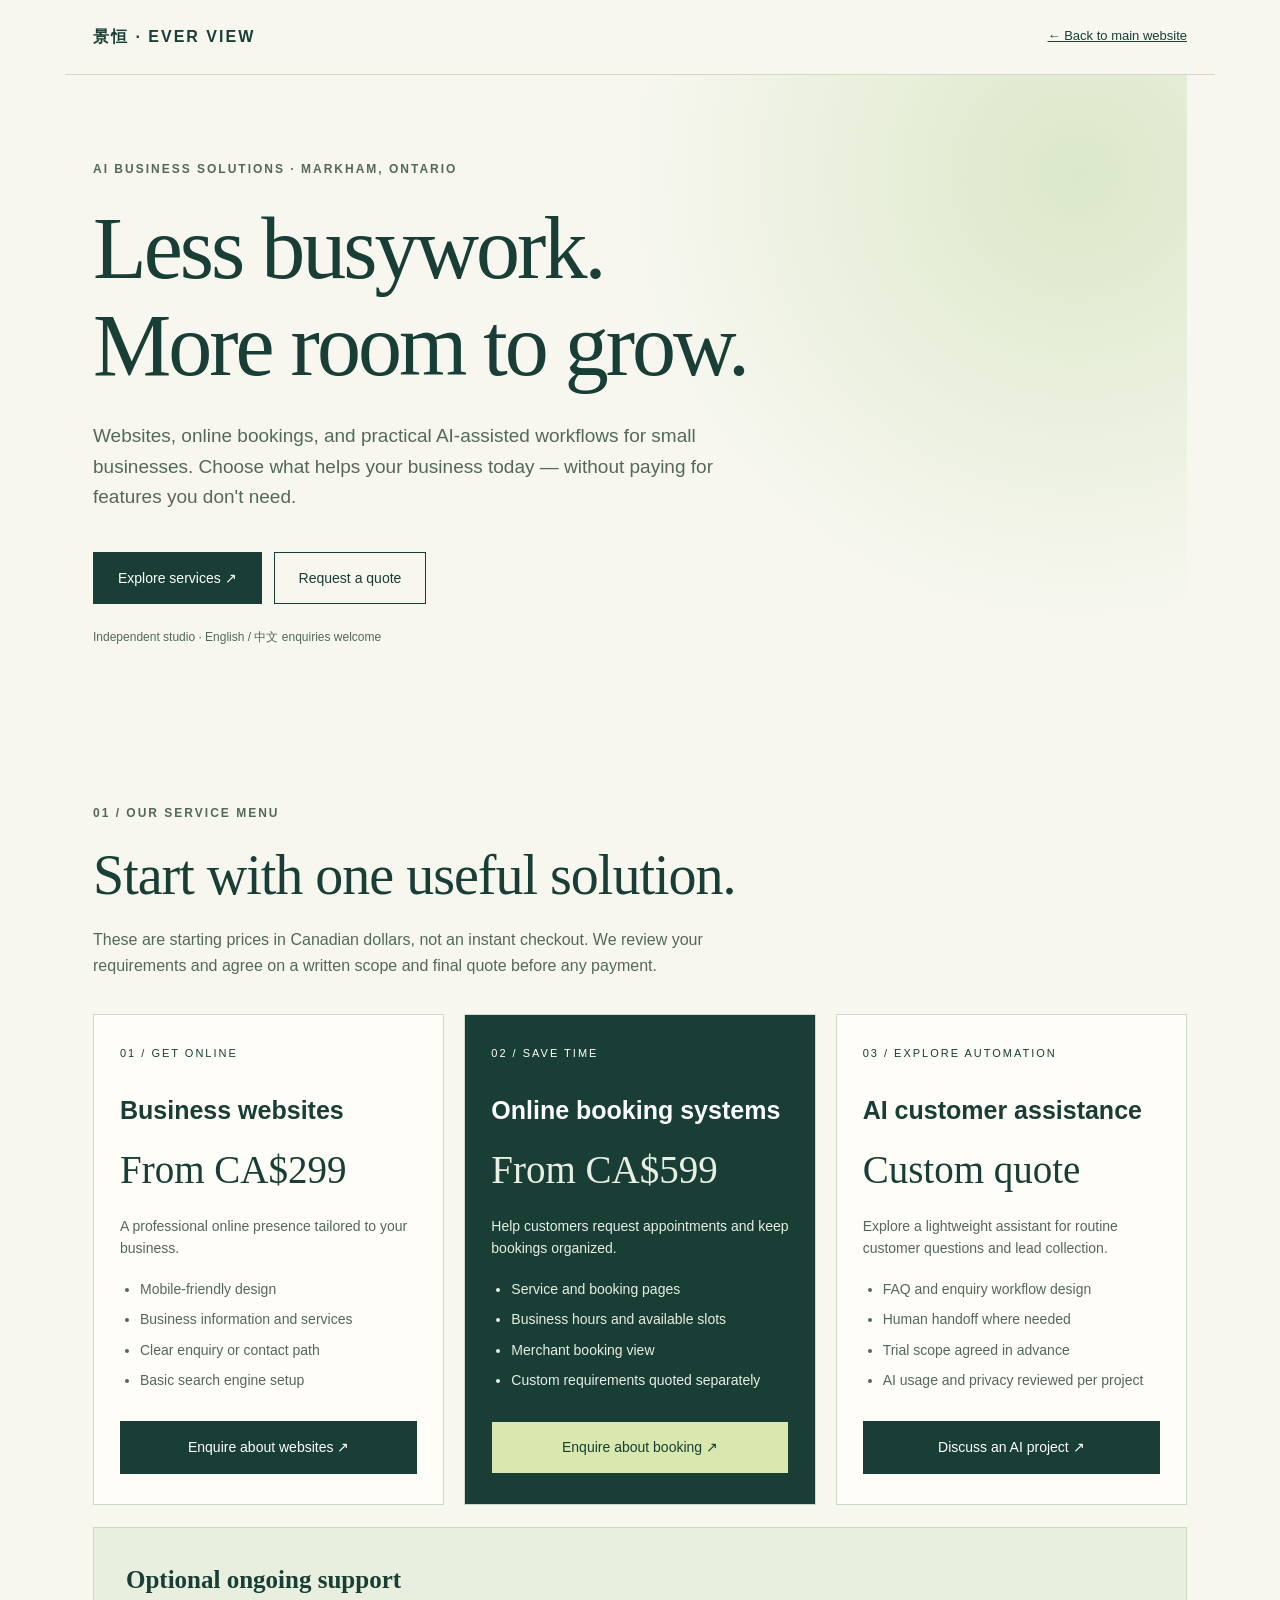
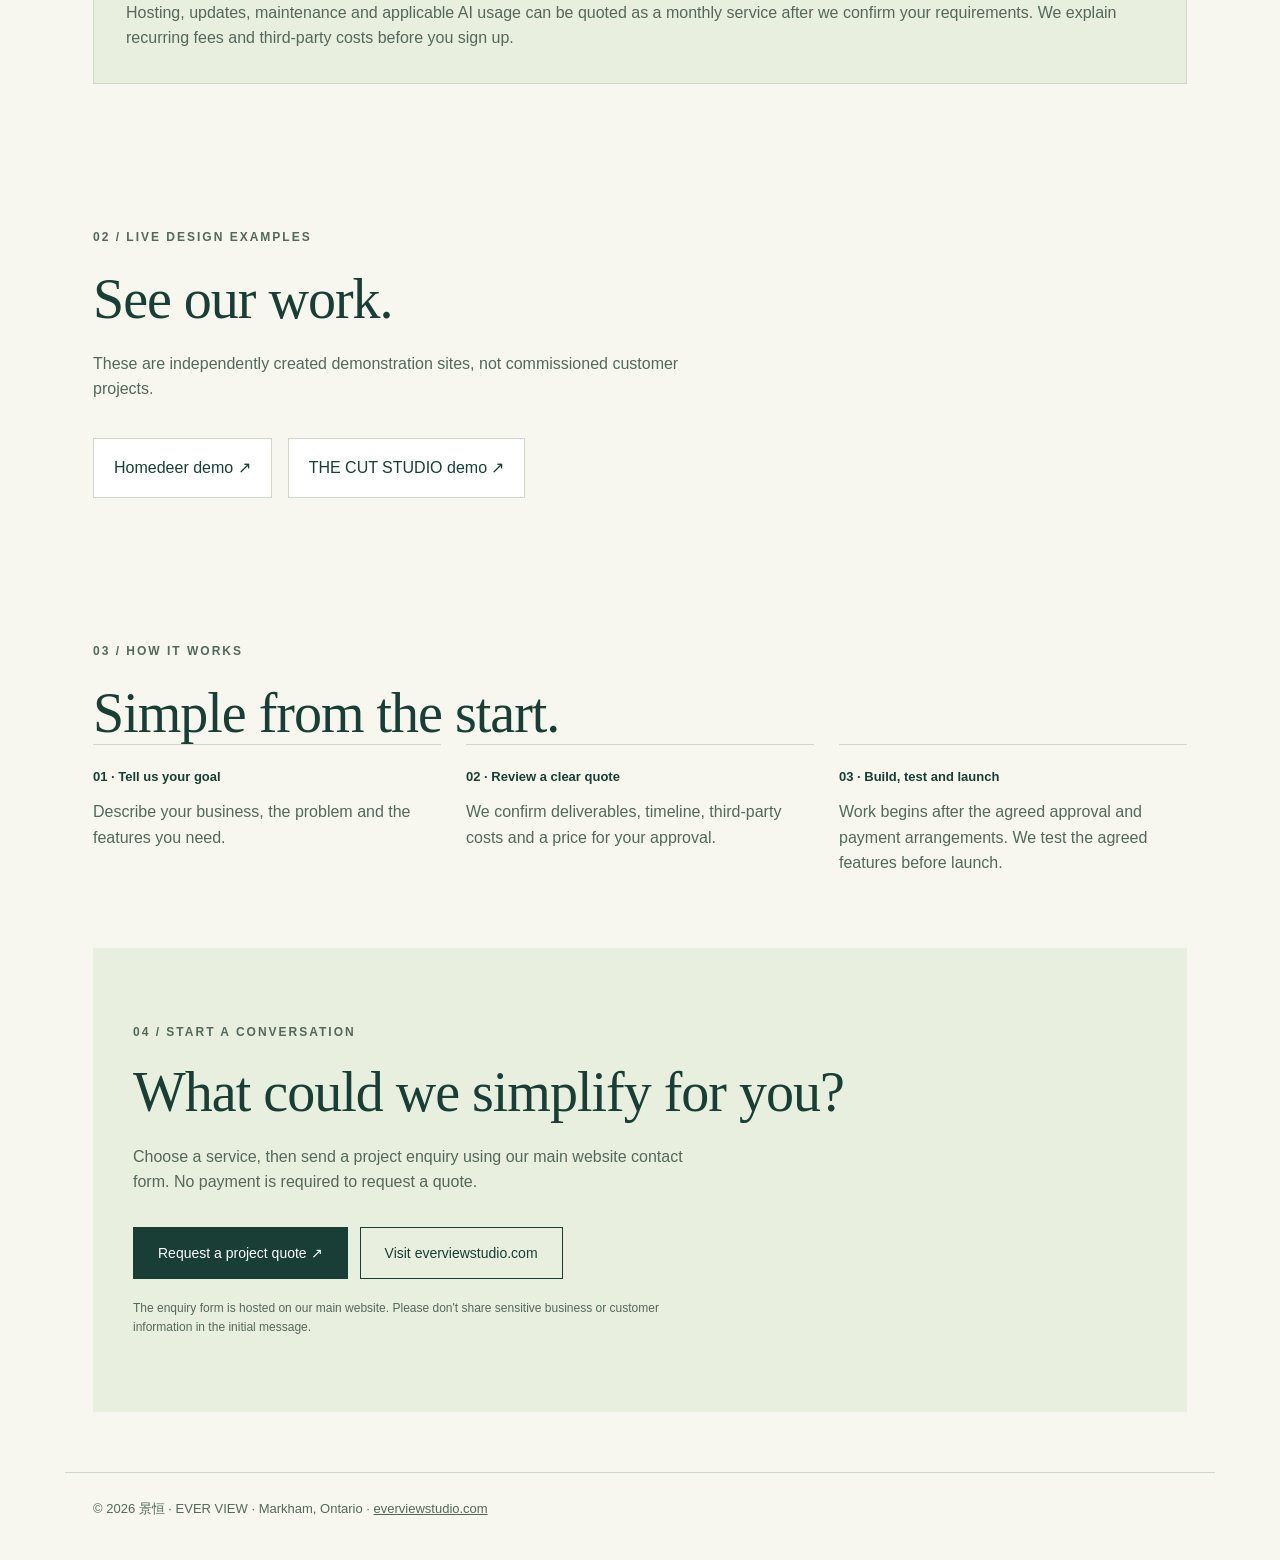
<file: ai-solutions.html>
<!doctype html>
<html lang="en-CA">
<head>
<meta charset="utf-8"><meta name="viewport" content="width=device-width,initial-scale=1">
<title>AI Solutions & Online Booking | EVER VIEW — Markham</title>
<meta name="description" content="Practical websites, online booking systems and AI-assisted customer support for small businesses. Explore starting packages from EVER VIEW in Markham, Ontario.">
<link rel="canonical" href="https://everviewstudio.com/ai-solutions.html">
<meta name="theme-color" content="#183e35">
<style>
:root{--ink:#183e35;--paper:#f7f7f0;--soft:#e9efdf;--line:#ced9c7;--muted:#53685b;--accent:#d9e8ae}*{box-sizing:border-box}html{scroll-behavior:smooth}body{margin:0;background:var(--paper);font:16px/1.6 Arial,sans-serif;color:var(--ink)}a{color:inherit}nav,header,main,footer{max-width:1150px;margin:auto}nav{display:flex;justify-content:space-between;align-items:center;gap:20px;padding:24px 28px;border-bottom:1px solid var(--line)}.brand{text-decoration:none;font-weight:800;letter-spacing:2px}.back{font-size:13px}main{padding:0 28px}section{padding:72px 0}h1,h2,h3,p{margin:0}h1,h2{font-family:Georgia,serif;font-weight:400;line-height:1.1}h1{font-size:clamp(48px,7vw,88px);letter-spacing:-3px;max-width:830px}h2{font-size:clamp(36px,5vw,56px);letter-spacing:-1px}h3{font-size:25px}p{color:var(--muted)}.eyebrow{font-size:12px;letter-spacing:2px;text-transform:uppercase;font-weight:bold;margin-bottom:22px}.hero{padding:85px 0;background:radial-gradient(circle at 90% 15%,#dce8c9,transparent 40%)}.lead{font-size:19px;max-width:680px;margin:27px 0}.btn{display:inline-block;padding:14px 24px;background:var(--ink);color:white;text-decoration:none;font-size:14px;margin:12px 12px 0 0;border:1px solid var(--ink)}.btn.alt{background:transparent;color:var(--ink)}.btn:hover{background:#345d4c;color:white}.note{font-size:12px;margin-top:24px}.intro{max-width:650px;margin:20px 0 36px}.cards{display:grid;grid-template-columns:repeat(3,minmax(0,1fr));gap:20px}.card{border:1px solid var(--line);padding:30px 26px;display:flex;flex-direction:column;background:#fffdf8}.card.feature{background:var(--ink);color:white}.card.feature p,.card.feature li{color:#e8eee2}.card .num{font-size:11px;letter-spacing:2px;margin-bottom:32px}.card h3{line-height:1.2}.card .price{font-family:Georgia,serif;font-size:39px;color:inherit;margin:14px 0}.card p{font-size:14px}.card ul{padding-left:20px;color:var(--muted);font-size:14px;flex:1}.card li{padding:4px 0}.card .btn{width:100%;text-align:center}.card.feature .btn{background:var(--accent);color:var(--ink)}.sub{background:var(--soft);border:1px solid var(--line);padding:32px;margin-top:22px}.sub h3{font-family:Georgia,serif}.steps{display:grid;grid-template-columns:repeat(3,1fr);gap:25px}.step{border-top:1px solid var(--line);padding-top:18px}.step strong{font-size:13px}.step p{margin-top:10px}.demos{display:flex;gap:16px;flex-wrap:wrap;margin-top:25px}.demos a{padding:16px 20px;border:1px solid var(--line);text-decoration:none;background:white}.cta{background:var(--soft);padding:55px 40px;margin-bottom:60px}.cta p{max-width:560px;margin:20px 0}footer{padding:26px 28px 40px;border-top:1px solid var(--line);font-size:13px;color:var(--muted)}:focus-visible{outline:3px solid #8b6d30;outline-offset:4px}@media(max-width:760px){.cards,.steps{grid-template-columns:1fr}.hero{padding:65px 0}section{padding:55px 0}.card{padding:25px}.cta{padding:35px 24px}nav{flex-wrap:wrap}.lead{font-size:17px}}
</style></head>
<body>
<nav><a class="brand" href="/">景恒 · EVER VIEW</a><a class="back" href="/">← Back to main website</a></nav>
<main>
<section class="hero"><p class="eyebrow">AI Business Solutions · Markham, Ontario</p><h1>Less busywork.<br>More room to grow.</h1><p class="lead">Websites, online bookings, and practical AI-assisted workflows for small businesses. Choose what helps your business today — without paying for features you don't need.</p><a class="btn" href="#solutions">Explore services ↗</a><a class="btn alt" href="#contact">Request a quote</a><p class="note">Independent studio · English / 中文 enquiries welcome</p></section>
<section id="solutions"><p class="eyebrow">01 / Our service menu</p><h2>Start with one useful solution.</h2><p class="intro">These are starting prices in Canadian dollars, not an instant checkout. We review your requirements and agree on a written scope and final quote before any payment.</p>
<div class="cards">
<article class="card"><span class="num">01 / GET ONLINE</span><h3>Business websites</h3><p class="price">From CA$299</p><p>A professional online presence tailored to your business.</p><ul><li>Mobile-friendly design</li><li>Business information and services</li><li>Clear enquiry or contact path</li><li>Basic search engine setup</li></ul><a class="btn" href="#contact">Enquire about websites ↗</a></article>
<article class="card feature"><span class="num">02 / SAVE TIME</span><h3>Online booking systems</h3><p class="price">From CA$599</p><p>Help customers request appointments and keep bookings organized.</p><ul><li>Service and booking pages</li><li>Business hours and available slots</li><li>Merchant booking view</li><li>Custom requirements quoted separately</li></ul><a class="btn" href="#contact">Enquire about booking ↗</a></article>
<article class="card"><span class="num">03 / EXPLORE AUTOMATION</span><h3>AI customer assistance</h3><p class="price">Custom quote</p><p>Explore a lightweight assistant for routine customer questions and lead collection.</p><ul><li>FAQ and enquiry workflow design</li><li>Human handoff where needed</li><li>Trial scope agreed in advance</li><li>AI usage and privacy reviewed per project</li></ul><a class="btn" href="#contact">Discuss an AI project ↗</a></article>
</div>
<div class="sub"><h3>Optional ongoing support</h3><p>Hosting, updates, maintenance and applicable AI usage can be quoted as a monthly service after we confirm your requirements. We explain recurring fees and third-party costs before you sign up.</p></div>
</section>
<section id="work"><p class="eyebrow">02 / Live design examples</p><h2>See our work.</h2><p class="intro">These are independently created demonstration sites, not commissioned customer projects.</p><div class="demos"><a href="https://homedeer.everviewstudio.com" target="_blank" rel="noopener noreferrer">Homedeer demo ↗</a><a href="https://cutstudio.everviewstudio.com" target="_blank" rel="noopener noreferrer">THE CUT STUDIO demo ↗</a></div></section>
<section><p class="eyebrow">03 / How it works</p><h2>Simple from the start.</h2><div class="steps"><div class="step"><strong>01 · Tell us your goal</strong><p>Describe your business, the problem and the features you need.</p></div><div class="step"><strong>02 · Review a clear quote</strong><p>We confirm deliverables, timeline, third-party costs and a price for your approval.</p></div><div class="step"><strong>03 · Build, test and launch</strong><p>Work begins after the agreed approval and payment arrangements. We test the agreed features before launch.</p></div></div></section>
<section class="cta" id="contact"><p class="eyebrow">04 / Start a conversation</p><h2>What could we simplify for you?</h2><p>Choose a service, then send a project enquiry using our main website contact form. No payment is required to request a quote.</p><a class="btn" href="/#contact">Request a project quote ↗</a><a class="btn alt" href="/">Visit everviewstudio.com</a><p class="note">The enquiry form is hosted on our main website. Please don't share sensitive business or customer information in the initial message.</p></section>
</main>
<footer>© <span id="year">2026</span> 景恒 · EVER VIEW · Markham, Ontario · <a href="https://everviewstudio.com">everviewstudio.com</a></footer><script>document.getElementById('year').textContent=new Date().getFullYear()</script>
</body></html>
</file>
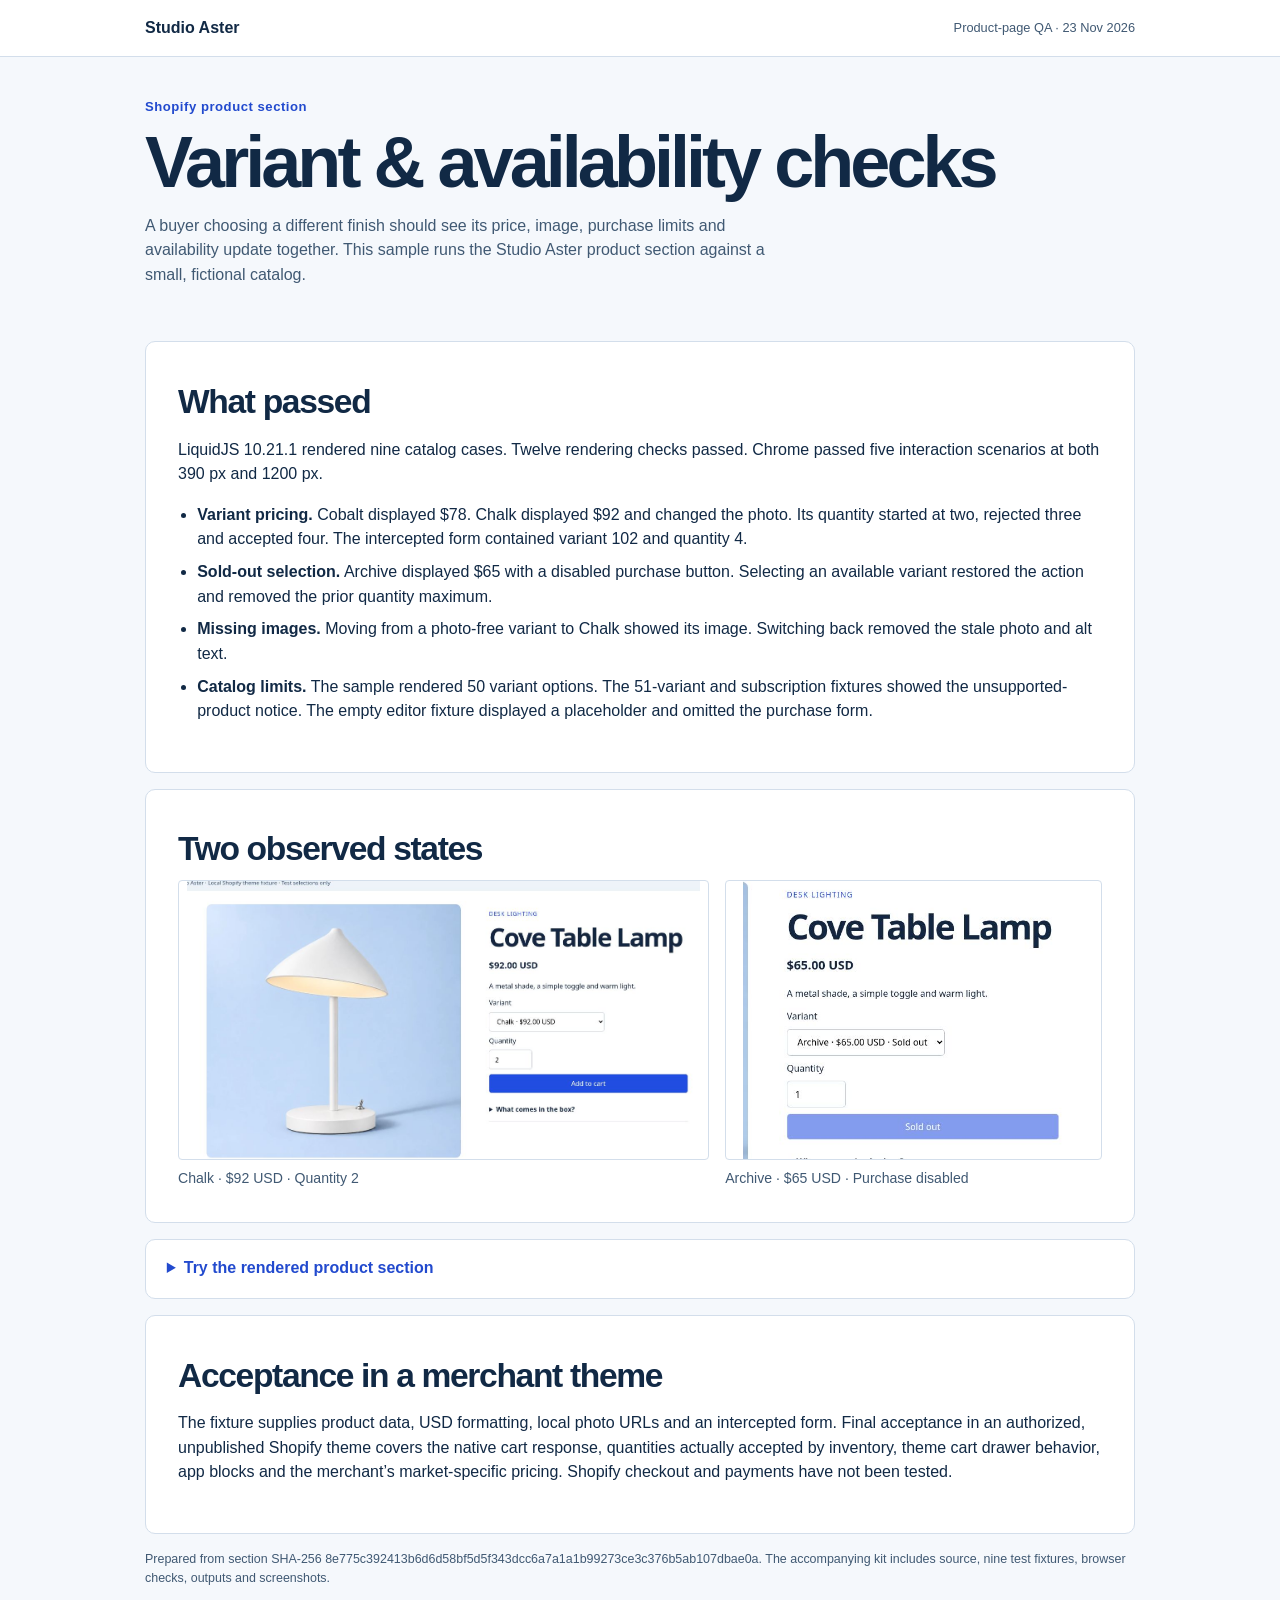
<file: assets/demos/shopify/acceptance.html>
<!doctype html><html lang="en"><head><meta charset="utf-8"><meta name="viewport" content="width=device-width,initial-scale=1"><title>Studio Aster · Shopify product section acceptance</title><style>
:root{color-scheme:light;--ink:#112945;--muted:#405973;--line:#d3deeb;--blue:#224ace}*{box-sizing:border-box}html{scroll-behavior:smooth}body{margin:0;background:#f5f8fc;color:var(--ink);font:16px/1.53 "DM Sans",Arial,sans-serif}header,.content{width:min(990px,calc(100% - 38px));margin:auto}.header{border-bottom:1px solid var(--line);background:white}header{padding:1rem 0;display:flex;align-items:center;justify-content:space-between;gap:10px;font-weight:700}header span:last-child{font-size:.8rem;color:var(--muted);font-weight:500}main{padding-bottom:3rem}h1{font-size:clamp(2.1rem,6vw,4.5rem);line-height:.98;letter-spacing:-.055em;max-width:12em;margin:.6rem 0 1rem}h2{font-size:clamp(1.45rem,3vw,2.1rem);line-height:1.15;letter-spacing:-.04em;margin:.55rem 0 .7rem}.intro{padding:2.5rem 0 1.4rem}.kicker{color:var(--blue);font-size:.82rem;font-weight:bold;letter-spacing:.04em}.intro p{color:var(--muted);max-width:650px}.box,.evidence,details{background:white;border:1px solid var(--line);border-radius:10px;margin:1rem 0;padding:clamp(18px,3vw,32px)}.cards{display:grid;grid-template-columns:1.17fr .83fr;gap:1rem;margin-top:.6rem;align-items:start}.evidence img{border:1px solid var(--line);width:100%;max-height:280px;object-fit:contain;object-position:top;background:white;border-radius:4px;display:block}figure{margin:0}figcaption,.minor{font-size:.88rem;color:var(--muted)}figcaption{margin-top:.5rem}ul{padding-left:1.2rem}li{margin:.52rem 0}summary{cursor:pointer;color:var(--blue);font-weight:700}details{padding:1.05rem 1.3rem}iframe{width:100%;height:650px;border:1px solid var(--line);border-radius:5px;background:white;display:block}footer{font-size:.78rem;color:var(--muted);overflow-wrap:anywhere}@media(max-width:620px){.cards{grid-template-columns:1fr}.intro{padding-top:1.75rem}iframe{height:865px}.evidence img{max-height:245px}}@media(prefers-reduced-motion:reduce){html{scroll-behavior:auto}}</style></head><body>
<div class="header"><header><span>Studio Aster</span><span>Product-page QA · 23 Nov 2026</span></header></div>
<main class="content"><section class="intro"><div class="kicker">Shopify product section</div><h1>Variant &amp; availability checks</h1><p>A buyer choosing a different finish should see its price, image, purchase limits and availability update together. This sample runs the Studio Aster product section against a small, fictional catalog.</p></section>
<section class="box"><h2>What passed</h2><p>LiquidJS 10.21.1 rendered nine catalog cases. Twelve rendering checks passed. Chrome passed five interaction scenarios at both 390&nbsp;px and 1200&nbsp;px.</p>
<ul><li><strong>Variant pricing.</strong> Cobalt displayed $78. Chalk displayed $92 and changed the photo. Its quantity started at two, rejected three and accepted four. The intercepted form contained variant 102 and quantity 4.</li>
<li><strong>Sold-out selection.</strong> Archive displayed $65 with a disabled purchase button. Selecting an available variant restored the action and removed the prior quantity maximum.</li>
<li><strong>Missing images.</strong> Moving from a photo-free variant to Chalk showed its image. Switching back removed the stale photo and alt text.</li>
<li><strong>Catalog limits.</strong> The sample rendered 50 variant options. The 51-variant and subscription fixtures showed the unsupported-product notice. The empty editor fixture displayed a placeholder and omitted the purchase form.</li></ul></section>
<section class="evidence"><h2>Two observed states</h2><div class="cards"><figure><img src="[data-uri]" alt="Rendered Chalk variant with a $92 price and quantity two"><figcaption>Chalk · $92 USD · Quantity 2</figcaption></figure><figure><img src="[data-uri]" alt="Unavailable Archive option with the Sold out button disabled"><figcaption>Archive · $65 USD · Purchase disabled</figcaption></figure></div></section>
<details><summary>Try the rendered product section</summary><p class="minor">Choose Chalk and enter four. “Add to cart” displays the variant and quantity locally. This sample cannot create an order.</p><iframe title="Local rendered product fixture" sandbox="allow-scripts allow-forms" loading="lazy" srcdoc="&lt;!doctype html&gt;&lt;html lang=&quot;en&quot;&gt;&lt;meta charset=&quot;utf-8&quot;&gt;&lt;meta name=&quot;viewport&quot; content=&quot;width=device-width,initial-scale=1&quot;&gt;&lt;title&gt;Studio Aster · rendered product fixture&lt;/title&gt;&lt;style&gt;*{box-sizing:border-box}body{margin:0;font:16px/1.5 system-ui,Arial,sans-serif;color:#152740;background:white}.fixture-note{font-size:13px;margin:0;padding:.6rem 1.3rem;background:#eef3f9;color:#36506f}.fixture-status{color:#1d3ca7;font-weight:600;text-align:center}h1{font-weight:630}.aster-product{margin:1.2rem auto}.aster-visual{background:#eef4fc}select,input,button{background:white}&lt;/style&gt;&lt;body&gt;&lt;p class=&quot;fixture-note&quot;&gt;Studio Aster · Local Shopify theme fixture · Test selections only&lt;/p&gt;&lt;section id=&quot;Aster-proof&quot; class=&quot;aster-product&quot;&gt;
  &lt;div class=&quot;aster-visual&quot;&gt;
    &lt;img data-aster-image loading=&quot;eager&quot;
      src=&quot;[data-uri]&quot; alt=&quot;Cobalt &amp;amp; blue&quot; width=&quot;1000&quot; height=&quot;1000&quot;
      &gt;
    
  &lt;/div&gt;
  &lt;div class=&quot;aster-copy&quot;&gt;
    &lt;p class=&quot;aster-category&quot;&gt;Desk lighting&lt;/p&gt;
    &lt;h1&gt;Cove Table Lamp&lt;/h1&gt;
    &lt;p class=&quot;aster-price&quot; data-aster-price aria-live=&quot;polite&quot;&gt;$78.00 USD&lt;/p&gt;
    &lt;div&gt;&lt;p&gt;A metal shade, a simple toggle and warm light.&lt;/p&gt;&lt;/div&gt;
    
      &lt;form id=&quot;AsterForm-proof&quot; action=&quot;#local-selection&quot; method=&quot;get&quot;&gt;
        
        &lt;label for=&quot;AsterOption-proof&quot;&gt;Variant&lt;/label&gt;
        &lt;select id=&quot;AsterOption-proof&quot; name=&quot;id&quot; data-aster-variant&gt;
          &lt;option value=&quot;101&quot; selected
              data-price=&quot;$78.00 USD&quot;
              data-available=&quot;true&quot;
              data-min=&quot;1&quot;
              data-step=&quot;1&quot;
              data-max=&quot;9&quot;
              data-image=&quot;[data-uri]&quot; data-alt=&quot;Cobalt &amp;amp; blue&quot;&gt;
              Cobalt · $78.00 USD
            &lt;/option&gt;
          &lt;option value=&quot;102&quot; 
              data-price=&quot;$92.00 USD&quot;
              data-available=&quot;true&quot;
              data-min=&quot;2&quot;
              data-step=&quot;2&quot;
              data-max=&quot;8&quot;
              data-image=&quot;[data-uri]&quot; data-alt=&quot;Chalk finish&quot;&gt;
              Chalk · $92.00 USD
            &lt;/option&gt;
          &lt;option value=&quot;103&quot; 
              data-price=&quot;$65.00 USD&quot;
              data-available=&quot;false&quot;
              data-min=&quot;1&quot;
              data-step=&quot;1&quot;
              data-max=&quot;&quot;
              data-image=&quot;[data-uri]&quot; data-alt=&quot;Cobalt &amp;amp; blue&quot;&gt;
              Archive · $65.00 USD · Sold out
            &lt;/option&gt;
          &lt;option value=&quot;104&quot; 
              data-price=&quot;$137.00 USD&quot;
              data-available=&quot;true&quot;
              data-min=&quot;1&quot;
              data-step=&quot;1&quot;
              data-max=&quot;&quot;
              data-image=&quot;[data-uri]&quot; data-alt=&quot;Cobalt &amp;amp; blue&quot;&gt;
              Cobalt / Pair · $137.00 USD
            &lt;/option&gt;
          
        &lt;/select&gt;
        &lt;label for=&quot;AsterQty-proof&quot;&gt;Quantity&lt;/label&gt;
        &lt;input id=&quot;AsterQty-proof&quot; data-aster-qty type=&quot;number&quot; inputmode=&quot;numeric&quot; name=&quot;quantity&quot;
          min=&quot;1&quot; step=&quot;1&quot;
          max=&quot;9&quot;
          value=&quot;1&quot; required&gt;
        &lt;button type=&quot;submit&quot; data-aster-add &gt;
          Add to cart
        &lt;/button&gt;
        &lt;noscript&gt;&lt;p&gt;Prices and availability for each variant appear in the dropdown.&lt;/p&gt;&lt;/noscript&gt;
      &lt;/form&gt;
    
    
      
        &lt;details &gt;&lt;summary&gt;What comes in the box?&lt;/summary&gt;&lt;div&gt;&lt;p&gt;The demonstration includes a lamp and USB-C cable.&lt;/p&gt;&lt;/div&gt;&lt;/details&gt;
      
    
      
    
  &lt;/div&gt;
&lt;/section&gt;
&lt;style&gt;
.aster-product{display:grid;grid-template-columns:minmax(0,1.15fr) minmax(0,.9fr);gap:clamp(1.5rem,5vw,5rem);max-width:1200px;margin:2rem auto;padding:0 1.3rem;color:#152740}
.aster-visual{overflow:hidden;border-radius:12px;align-self:start;background:#edf4fd}
.aster-visual [hidden]{display:none}
.aster-visual img,.aster-visual svg{width:100%;height:auto;display:block}
.aster-copy h1{line-height:1.02;letter-spacing:-.05em;font-size:clamp(2.4rem,4.5vw,4.5rem);margin:.4rem 0}
.aster-category{color:#214de1;font-size:.85rem;text-transform:uppercase;letter-spacing:.09em}
.aster-price{font-size:1.35rem;font-weight:600}
.aster-copy label,.aster-copy select,.aster-copy input,.aster-copy button{display:block;margin:.65rem 0}
.aster-copy select,.aster-copy input,.aster-copy button{padding:.65rem .85rem;border:1px solid #bdc9d8;border-radius:6px;font:inherit;max-width:100%}
.aster-copy input{width:6.5rem}
.aster-copy button{background:#214de1;color:#fff;width:100%;cursor:pointer}
.aster-copy button:disabled{opacity:.55;cursor:default}
.aster-copy details{padding:1rem 0;border-bottom:1px solid #d7e0ea}
.aster-copy summary{cursor:pointer;font-weight:600}
@media(max-width:680px){.aster-product{grid-template-columns:minmax(0,1fr)}}
&lt;/style&gt;
&lt;script&gt;
document.addEventListener(&#x27;change&#x27;,function(event){
  const picker=event.target.closest(&#x27;[data-aster-variant]&#x27;);
  if(!picker)return;
  const section=picker.closest(&#x27;.aster-product&#x27;),option=picker.selectedOptions[0];
  if(!section||!option)return;
  const image=section.querySelector(&#x27;[data-aster-image]&#x27;),quantity=section.querySelector(&#x27;[data-aster-qty]&#x27;),button=section.querySelector(&#x27;[data-aster-add]&#x27;);
  section.querySelector(&#x27;[data-aster-price]&#x27;).textContent=option.dataset.price;
  if(image){
    const hasImage=Boolean(option.dataset.image);
    image.hidden=!hasImage;
    if(hasImage){image.src=option.dataset.image;image.alt=option.dataset.alt || &#x27;&#x27;;}
    else{image.removeAttribute(&#x27;src&#x27;);image.alt=&#x27;&#x27;;}
    const placeholder=section.querySelector(&#x27;[data-aster-placeholder]&#x27;);
    if(placeholder)placeholder.hidden=hasImage;
  }
  quantity.min=option.dataset.min;
  quantity.step=option.dataset.step;
  if(option.dataset.max){quantity.max=option.dataset.max;}else{quantity.removeAttribute(&#x27;max&#x27;);}
  quantity.value=quantity.min;
  button.disabled=option.dataset.available!==&#x27;true&#x27;;
  button.textContent=button.disabled?&#x27;Sold out&#x27;:&#x27;Add to cart&#x27;;
});
&lt;/script&gt;

&lt;p class=&quot;fixture-status&quot; role=&quot;status&quot; id=&quot;local-selection&quot;&gt;&lt;/p&gt;&lt;script&gt;document.addEventListener(&quot;submit&quot;,function(e){e.preventDefault();const f=new FormData(e.target);document.getElementById(&quot;local-selection&quot;).textContent=&quot;Fixture selection: variant &quot;+f.get(&quot;id&quot;)+&quot;, quantity &quot;+f.get(&quot;quantity&quot;)+&quot;. Nothing was sent.&quot;;});&lt;/script&gt;&lt;/body&gt;&lt;/html&gt;"></iframe></details>
<section class="box"><h2>Acceptance in a merchant theme</h2><p>The fixture supplies product data, USD formatting, local photo URLs and an intercepted form. Final acceptance in an authorized, unpublished Shopify theme covers the native cart response, quantities actually accepted by inventory, theme cart drawer behavior, app blocks and the merchant’s market-specific pricing. Shopify checkout and payments have not been tested.</p></section>
<footer>Prepared from section SHA-256 8e775c392413b6d6d58bf5d5f343dcc6a7a1a1b99273ce3c376b5ab107dbae0a. The accompanying kit includes source, nine test fixtures, browser checks, outputs and screenshots.</footer></main></body></html>
</file>
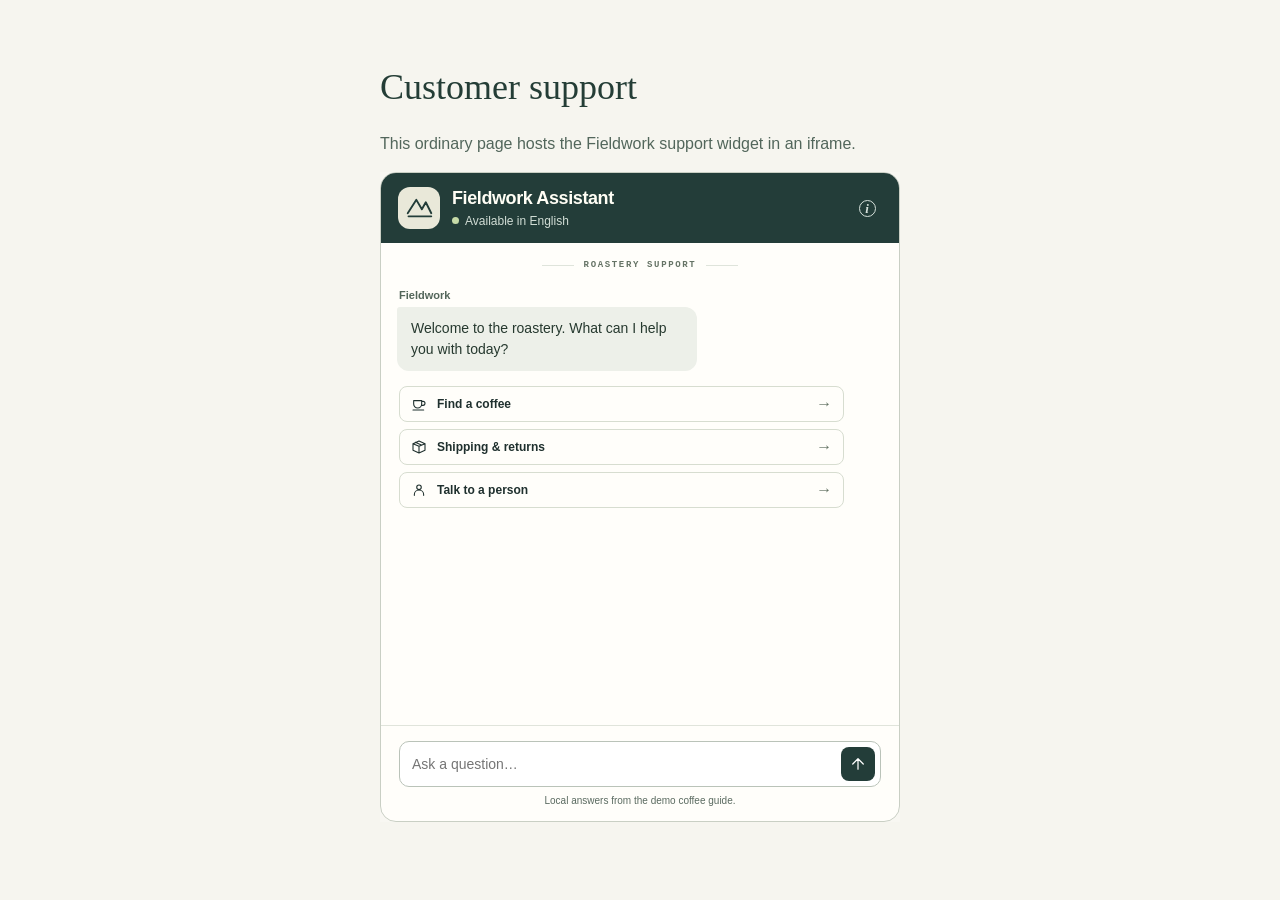
<file: assets/demos/support/embed-example.html>
<!doctype html>
<html lang="en"><head><meta charset="utf-8"><meta name="viewport" content="width=device-width, initial-scale=1"><title>Support widget · Embedding example</title>
<style>*{box-sizing:border-box}body{margin:0;padding:clamp(16px,4vw,44px);background:#f6f5ef;color:#243d36;font:16px/1.5 Arial,sans-serif}main{max-width:520px;margin:auto}h1{font:normal 36px/1.1 Georgia,serif}p{color:#52665b}iframe{width:100%;height:min(650px,78dvh);min-height:400px;border:0;display:block}</style></head>
<body><main><h1>Customer support</h1><p>This ordinary page hosts the Fieldwork support widget in an iframe.</p><iframe title="Fieldwork customer support" src="index.html?embed=1"></iframe></main></body></html>
</file>
<file: styles.css>
:root{--paper:#f7f7f0;--ink:#183e35;--muted:#5e6d64;--line:#d8ddd1;--lime:#d9e8ae;--serif:Georgia,'Times New Roman',serif}*{box-sizing:border-box}html{scroll-behavior:smooth;scroll-padding-top:100px}body{margin:0;background:var(--paper);color:var(--ink);font:15px/1.65 Arial,Helvetica,sans-serif}a{color:inherit;text-decoration:none}button,input,select,textarea{font:inherit}button,a,input,select,textarea{-webkit-tap-highlight-color:transparent}a:focus-visible,button:focus-visible,input:focus-visible,select:focus-visible,textarea:focus-visible{outline:3px solid #8b6d30;outline-offset:5px}button{cursor:pointer}h1,h2,h3,p{margin:0}h1,h2{font-weight:400;line-height:1.08;letter-spacing:-2.5px}h2{font-family:var(--serif);font-size:clamp(36px,4vw,54px)}h3{font-size:20px;font-weight:500;letter-spacing:-.5px}em{font-family:var(--serif);font-weight:400}p{color:var(--muted)}.section{max-width:1320px;margin:auto;padding:100px 64px}.header{max-width:1440px;margin:auto;padding:27px 64px;display:flex;align-items:center;justify-content:space-between;border-bottom:1px solid var(--line)}.brand{display:flex;align-items:center;gap:12px;font-size:15px;font-weight:700;letter-spacing:2px;line-height:1.3}.brand-icon{font-family:var(--serif);font-size:43px;letter-spacing:-10px;line-height:1;position:relative;width:44px}.brand-icon span{font:23px Arial;position:absolute;right:0;top:-4px;letter-spacing:0}.brand-sub{display:block;font-size:10px;letter-spacing:3.6px;margin-top:4px}.header nav{display:flex;gap:30px;align-items:center;font-size:13px}.header a:hover,.text-link:hover,.footer a:hover{text-decoration:underline;text-underline-offset:5px}.nav-cta{border:1px solid var(--ink);padding:10px 19px}.nav-cta span{margin-left:24px}.menu-toggle{display:none}.hero{display:grid;grid-template-columns:1fr 1fr;gap:55px;padding-top:67px;padding-bottom:70px;align-items:center}.eyebrow{font-size:10px;letter-spacing:1.7px;font-weight:600;color:var(--ink);margin-bottom:22px}.dot{display:inline-block;width:7px;height:7px;border-radius:100%;background:#678a45;margin-right:8px}.hero h1{font-size:clamp(50px,5.5vw,78px);letter-spacing:-4px;line-height:1.04}.hero h1 em{color:#667b4d}.intro{max-width:410px;margin:26px 0 28px;font-size:15px}.actions{display:flex;gap:24px;align-items:center;flex-wrap:wrap}.button{display:inline-flex;align-items:center;justify-content:space-between;gap:25px;padding:14px 22px;border:1px solid transparent;font-size:12px;font-weight:500;transition:background .2s,transform .2s}.button:hover:not(:disabled){transform:translateY(-2px)}.dark{background:var(--ink);color:var(--paper)}.dark:hover:not(:disabled){background:#285347}.light{background:var(--lime);color:var(--ink)}.outline{border-color:var(--line)}.outline:hover{background:#e9eddf}.text-link{font-size:12px;border-bottom:1px solid var(--ink);padding-bottom:5px}.text-link span{margin-left:10px}.hero-note{display:flex;align-items:center;gap:12px;color:var(--muted);font-size:10px;margin-top:44px}.line{height:1px;width:30px;background:#9ea893}.hero-art{background:#e3e8d9;position:relative;padding:22px 28px 20px;min-height:490px;border-radius:3px}.art-top,.art-bottom{display:flex;justify-content:space-between;align-items:center;font-size:7px;letter-spacing:1.1px}.art-bottom{margin-top:22px}.art-bottom>span:last-child{font-size:27px}.browser{margin-top:31px;background:#f8f7ed;box-shadow:0 18px 30px #24352920;transform:rotate(-4deg);position:relative}.browser-bar{display:flex;justify-content:space-between;font-size:7px;padding:8px 13px;border-bottom:1px solid #ddd;color:#7d8170}.browser-bar span:first-child{letter-spacing:2px;font-size:5px}.mock-nav{display:flex;align-items:center;justify-content:space-between;padding:18px;font-size:7px}.mock-nav strong{font-size:10px;letter-spacing:1px}.mock-content{position:relative;overflow:hidden;padding:24px 20px 44px;background:#e9eadb}.tiny{font-size:6px;letter-spacing:1.4px}.mock-content h2{font-size:53px;letter-spacing:-2px;margin:13px 0}.mock-content p{font-size:9px;line-height:1.6}.mock-button{display:inline-block;font-size:6px;background:var(--ink);color:white;padding:8px 11px;margin-top:16px}.mock-footer{padding:12px 18px;font-size:6px;letter-spacing:1px}.plant{position:absolute;width:145px;height:240px;right:4px;bottom:0}.pot{position:absolute;width:91px;height:112px;bottom:-15px;left:28px;background:linear-gradient(100deg,#ae6548,#d39a70 45%,#aa634c);border-radius:5px 5px 40px 40px}.stem{position:absolute;bottom:90px;left:74px;width:4px;height:118px;background:#526a3f;transform:rotate(5deg)}.leaf{position:absolute;background:linear-gradient(50deg,#3c5939,#7b9257);border-radius:80% 0 80% 0;width:60px;height:92px}.l1{top:6px;left:37px;transform:rotate(-20deg)}.l2{top:55px;left:77px;transform:rotate(28deg)}.l3{top:77px;left:9px;transform:rotate(-65deg)}.art-sticker{position:absolute;right:-13px;bottom:38px;background:var(--lime);width:132px;padding:18px;transform:rotate(9deg);box-shadow:0 5px 15px #203b2910}.art-sticker>span:first-child{font-size:7px;letter-spacing:1px}.art-sticker strong{display:block;font:23px/1.05 var(--serif);margin-top:8px}.art-sticker>span:last-child{display:block;text-align:right;font-size:30px;line-height:1;margin-top:5px}.values-strip{border-block:1px solid var(--line);display:flex;justify-content:center;align-items:center;gap:48px;padding:22px;font-size:11px;letter-spacing:.3px}.values-strip>span:nth-child(even){font-size:20px;color:#849169}.section-heading{max-width:590px}.section-heading>p:last-child{max-width:440px;margin-top:20px}.service-grid{display:grid;grid-template-columns:repeat(3,1fr);gap:42px;margin-top:52px}.service-grid article{border-top:1px solid var(--line);padding-top:25px}.service-icon{display:block;font-size:30px;margin-bottom:24px}.service-grid h3{margin-bottom:12px}.service-grid p{font-size:13px}.tag{display:block;font-size:8px;letter-spacing:1px;margin-top:24px;color:var(--muted)}.work{background:#eef0e6;max-width:none;padding-inline:max(64px,calc((100vw - 1192px)/2))}.split-heading{display:flex;justify-content:space-between;gap:50px;align-items:end;margin-bottom:45px}.split-heading>p{max-width:310px;font-size:13px}.portfolio-grid{display:grid;grid-template-columns:1fr 1fr;gap:30px}.project-art{height:330px;overflow:hidden;position:relative;padding:25px}.homedeer{background:#e5dfcf;color:#514939}.project-mini-nav{display:flex;justify-content:space-between;align-items:center}.project-mini-nav strong{font-size:16px}.project-mini-nav>span{font-size:6px;letter-spacing:.5px}.home-copy{margin-top:46px;position:relative;z-index:2}.home-copy>span:first-child{font-size:6px;letter-spacing:1px}.home-copy h3{font:39px/1.07 var(--serif);margin-top:12px}.mini-pill{display:inline-block;background:#615f46;color:white;padding:8px 12px;font-size:6px;margin-top:20px}.room-art{position:absolute;inset:80px -20px 0 45%;background:linear-gradient(90deg,#ccc6b1,#dad6c5);border-radius:100px 100px 0 0}.sun{position:absolute;top:20px;right:40px;width:88px;height:88px;border-radius:50%;background:#f7efda}.sofa{position:absolute;width:230px;height:70px;bottom:30px;left:10px;background:#8a8c64;border:8px solid #939574;border-radius:30px 30px 5px 5px;box-shadow:0 10px 0 -2px #514e3b}.sofa:after{content:'';position:absolute;left:15px;right:15px;bottom:13px;height:1px;background:#606846}.table{position:absolute;width:85px;height:12px;background:#665446;bottom:16px;left:-15px;border-radius:50%}.table:after{content:'';position:absolute;width:5px;height:27px;top:8px;left:40px;background:#665446}.cut{background:#242622;color:#e4edb0}.cut .project-mini-nav{border-bottom:1px solid #63664d;padding-bottom:16px}.cut .project-mini-nav strong{font-size:10px;letter-spacing:1.2px}.cut-small{display:block;font-size:6px;letter-spacing:1px;margin-top:26px}.cut h3{font:900 75px/.86 Impact,'Arial Narrow',sans-serif;letter-spacing:-3px;margin-top:13px;transform:scaleX(1.03);transform-origin:left}.cut h3>span{color:transparent;-webkit-text-stroke:1px #e4edb0}.cut-bottom{position:absolute;bottom:15px;left:25px;right:25px;display:flex;justify-content:space-between;align-items:center;font-size:6px;letter-spacing:1px}.cut-bottom>span:last-child{font-size:38px}.project-meta{display:flex;justify-content:space-between;align-items:center;gap:15px;margin-top:20px}.project-meta .eyebrow{font-size:8px;margin-bottom:5px;letter-spacing:1px}.project-meta h3{font-size:19px}.project-link{font-size:10px;border-bottom:1px solid #929f87;padding-bottom:3px;white-space:nowrap}.project-link:hover{color:#637941}.fine-print{font-size:11px;margin-top:30px;max-width:780px}.centered{text-align:center;margin-inline:auto}.centered>p:last-child{margin-inline:auto;max-width:480px}.price-grid{display:grid;grid-template-columns:repeat(3,1fr);margin-top:55px;gap:20px;align-items:stretch}.price-card{padding:32px 28px;border:1px solid var(--line);position:relative;display:flex;flex-direction:column}.price-card .eyebrow{font-size:8px;margin-bottom:11px;letter-spacing:1px}.price-card h3{font:30px var(--serif)}.price{font-size:53px;color:var(--ink);letter-spacing:-2px;line-height:1.5;margin-top:12px}.price>span{font-size:17px;letter-spacing:0;margin-right:5px}.price-card>p:not(.price):not(.eyebrow){font-size:12px;min-height:40px}.price-card ul{list-style:none;padding:22px 0 28px;margin:20px 0 0;border-top:1px solid var(--line);font-size:12px}.price-card li{padding:5px 0}.price-card li:before{content:'✓';margin-right:10px;color:#648044}.price-card .button{margin-top:auto}.featured{background:var(--ink);color:var(--paper);border-color:var(--ink)}.featured p,.featured .eyebrow{color:#e3e8d7}.featured ul{border-color:#506a5c}.featured li:before{color:var(--lime)}.recommended{position:absolute;left:-1px;right:-1px;top:-25px;background:var(--lime);text-align:center;font-size:8px;letter-spacing:1.5px;padding:6px}.about{display:grid;grid-template-columns:1fr 1fr;gap:85px;align-items:center;border-top:1px solid var(--line)}.about-art{height:370px;background:#dde3cf;position:relative;overflow:hidden;padding:25px}.about-grid{position:absolute;inset:0;background-image:linear-gradient(#85957722 1px,transparent 1px),linear-gradient(90deg,#85957722 1px,transparent 1px);background-size:46px 46px}.about-location{position:relative;font-size:8px;letter-spacing:1px}.large-mark{position:absolute;font:190px var(--serif);letter-spacing:-22px;left:50%;top:40%;transform:translate(-50%,-40%);white-space:nowrap}.about-caption{position:absolute;bottom:23px;font-size:9px;letter-spacing:1.5px;line-height:1.6}.about-copy>p:not(.eyebrow){font-size:13px;margin-top:22px}.about-copy .text-link{display:inline-block;margin-top:25px}.process{border-top:1px solid var(--line);display:grid;grid-template-columns:1fr 1fr;gap:80px}.process ol{list-style:none;margin:0;padding:0}.process li{display:flex;gap:24px;border-bottom:1px solid var(--line);padding:0 0 23px;margin-bottom:22px}.process li>span{font:19px var(--serif);color:#74865d}.process h3{font-size:17px;margin-bottom:6px}.process p{font-size:12px}.contact{background:#eaf0df;max-width:none;padding-inline:max(64px,calc((100vw - 1192px)/2));display:grid;grid-template-columns:1fr 1fr;gap:85px}.contact-copy>p:not(.eyebrow){font-size:13px;margin-top:22px;max-width:360px}.contact-copy h2 em{color:#68804e}.location{display:block;font-size:11px;margin-top:30px}.location>span{margin-right:8px}.contact-notice{border-top:1px solid #c9d2bc;margin-top:35px;padding-top:20px;max-width:360px;font-size:11px}.contact-notice p{margin-top:5px}.form-row{display:grid;grid-template-columns:1fr 1fr;gap:18px}label{display:block;font-size:11px;font-weight:600;margin-bottom:18px}input,select,textarea{display:block;width:100%;padding:12px 10px;border:1px solid #bdcbb0;border-radius:0;margin-top:7px;background:#f8faf2;color:var(--ink);font-size:12px}textarea{resize:vertical}input::placeholder,textarea::placeholder{color:#74806e}.optional{font-weight:400;color:var(--muted)}.form-privacy{font-size:10px;margin-bottom:18px}.honeypot{position:absolute;left:-10000px}.button:disabled{cursor:not-allowed;opacity:.65}#form-status{font-size:12px;margin-top:12px}.footer{max-width:1440px;margin:auto;padding:46px 64px 25px;display:grid;grid-template-columns:1fr 1fr;gap:25px}.footer>p{text-align:right;font:20px var(--serif);align-self:center}.footer>div{grid-column:1/-1;display:flex;gap:28px;padding:20px 0;border-bottom:1px solid var(--line);font-size:11px}.footer>div>a:last-child{margin-left:auto}.footer small{font-size:9px;color:var(--muted)}.footer>small:last-child{text-align:right}.skip{position:fixed;left:10px;top:-100px;z-index:10;padding:10px;background:var(--ink);color:white}.skip:focus{top:10px}dialog{background:var(--paper);color:var(--ink);border:1px solid var(--line);padding:40px;max-width:520px;width:calc(100% - 32px)}dialog::backdrop{background:#132a24aa}dialog h2{font-size:36px;margin-bottom:20px}dialog p{font-size:13px;margin-bottom:20px}.dialog-close{position:absolute;right:12px;top:7px;border:0;background:none;color:var(--ink);font-size:28px}.dialog-done{margin-top:5px}@media(min-width:1600px){.work,.contact{padding-inline:calc((100vw - 1192px)/2)}}@media(max-width:1050px){.section{padding:70px 35px}.header{padding:24px 35px}.header nav{gap:20px}.hero{gap:30px}.hero h1{font-size:61px}.hero-art{padding:18px;min-height:450px}.mock-content h2{font-size:44px}.plant{right:-25px}.values-strip{gap:25px;font-size:10px}.about,.contact,.process{gap:40px}.price-card{padding:27px 20px}.cut h3{font-size:65px}.project-art{height:300px}.project-meta{align-items:start;flex-direction:column;gap:10px}.footer{padding-inline:35px}}@media(max-width:760px){html{scroll-padding-top:20px}.header{padding:20px 24px;position:relative;flex-wrap:wrap;gap:20px}.brand{font-size:13px}.brand-sub{font-size:8px}.brand-icon{font-size:38px;width:40px}.menu-toggle{display:flex;align-items:center;gap:14px;background:transparent;border:1px solid var(--line);padding:8px 12px;font-size:12px;color:var(--ink)}.header nav{display:none;width:100%;padding-top:10px;flex-direction:column;align-items:stretch;gap:0}.header nav.open{display:flex}.header nav>a{padding:12px 0}.header nav .nav-cta{padding:12px;margin-top:10px}.section{padding:60px 24px}.hero{grid-template-columns:1fr;padding-top:42px;gap:35px}.hero h1{font-size:clamp(52px,10vw,76px)}.hero .eyebrow{font-size:9px}.intro{max-width:470px}.hero-art{min-height:430px;margin:0 8px 0 0;padding:20px 30px}.browser{max-width:390px;margin:25px auto 0}.mock-content{padding-bottom:28px}.mock-content h2{font-size:49px}.plant{right:10px}.art-sticker{bottom:22px}.hero-note{margin-top:28px}.values-strip{display:grid;grid-template-columns:1fr 1fr;text-align:center;gap:12px;padding:20px;font-size:10px}.values-strip>span:nth-child(even){display:none}h2{letter-spacing:-1.5px;font-size:39px}.service-grid{grid-template-columns:1fr;gap:28px;margin-top:35px}.service-grid article{display:grid;grid-template-columns:45px 1fr;gap:0 15px}.service-icon{grid-row:1/4;margin:0}.service-grid p,.service-grid .tag{grid-column:2}.service-grid .tag{margin-top:16px}.split-heading{display:block;margin-bottom:30px}.split-heading>p{margin-top:20px;max-width:440px}.portfolio-grid{grid-template-columns:1fr;gap:38px}.project-art{height:320px}.project-meta{flex-direction:row;align-items:center}.cut h3{font-size:80px}.home-copy h3{font-size:43px}.price-grid{grid-template-columns:1fr;gap:43px;margin-top:40px}.price-card{padding:30px}.price-card>p:not(.price):not(.eyebrow){min-height:0}.price-card .button{margin-top:0}.about{grid-template-columns:1fr;gap:35px}.about-art{height:300px}.about-copy>p:not(.eyebrow){font-size:14px}.process{grid-template-columns:1fr;gap:35px}.contact{grid-template-columns:1fr;gap:35px}.contact-copy>p:not(.eyebrow),.contact-notice{max-width:none}.footer{padding:40px 24px 25px;gap:22px}.footer>p{font-size:17px;max-width:150px;justify-self:end}.footer>div{gap:20px;flex-wrap:wrap}.footer>small{font-size:8px}.footer>small:last-child{max-width:140px;justify-self:end}.actions{gap:20px}.project-link{font-size:9px}}@media(max-width:380px){.form-row{grid-template-columns:1fr;gap:0}.project-meta{align-items:start;flex-direction:column}.hero-art{padding-inline:18px}.mock-content h2{font-size:43px}.plant{right:-20px}.footer>p{font-size:15px}.footer>div{gap:15px}.hero h1{font-size:51px}.cut h3{font-size:69px}}@media(prefers-reduced-motion:reduce){html{scroll-behavior:auto}*,*::before,*::after{transition:none!important}}
/* Let grid content shrink naturally on narrow phones. */
.project,.hero-copy,.hero-art,.about-copy,.contact-copy,form{min-width:0}.project-meta .eyebrow{overflow-wrap:anywhere}
.portfolio-grid{grid-template-columns:repeat(2,minmax(0,1fr))}@media(max-width:760px){.portfolio-grid{grid-template-columns:minmax(0,1fr)}}
</file>
